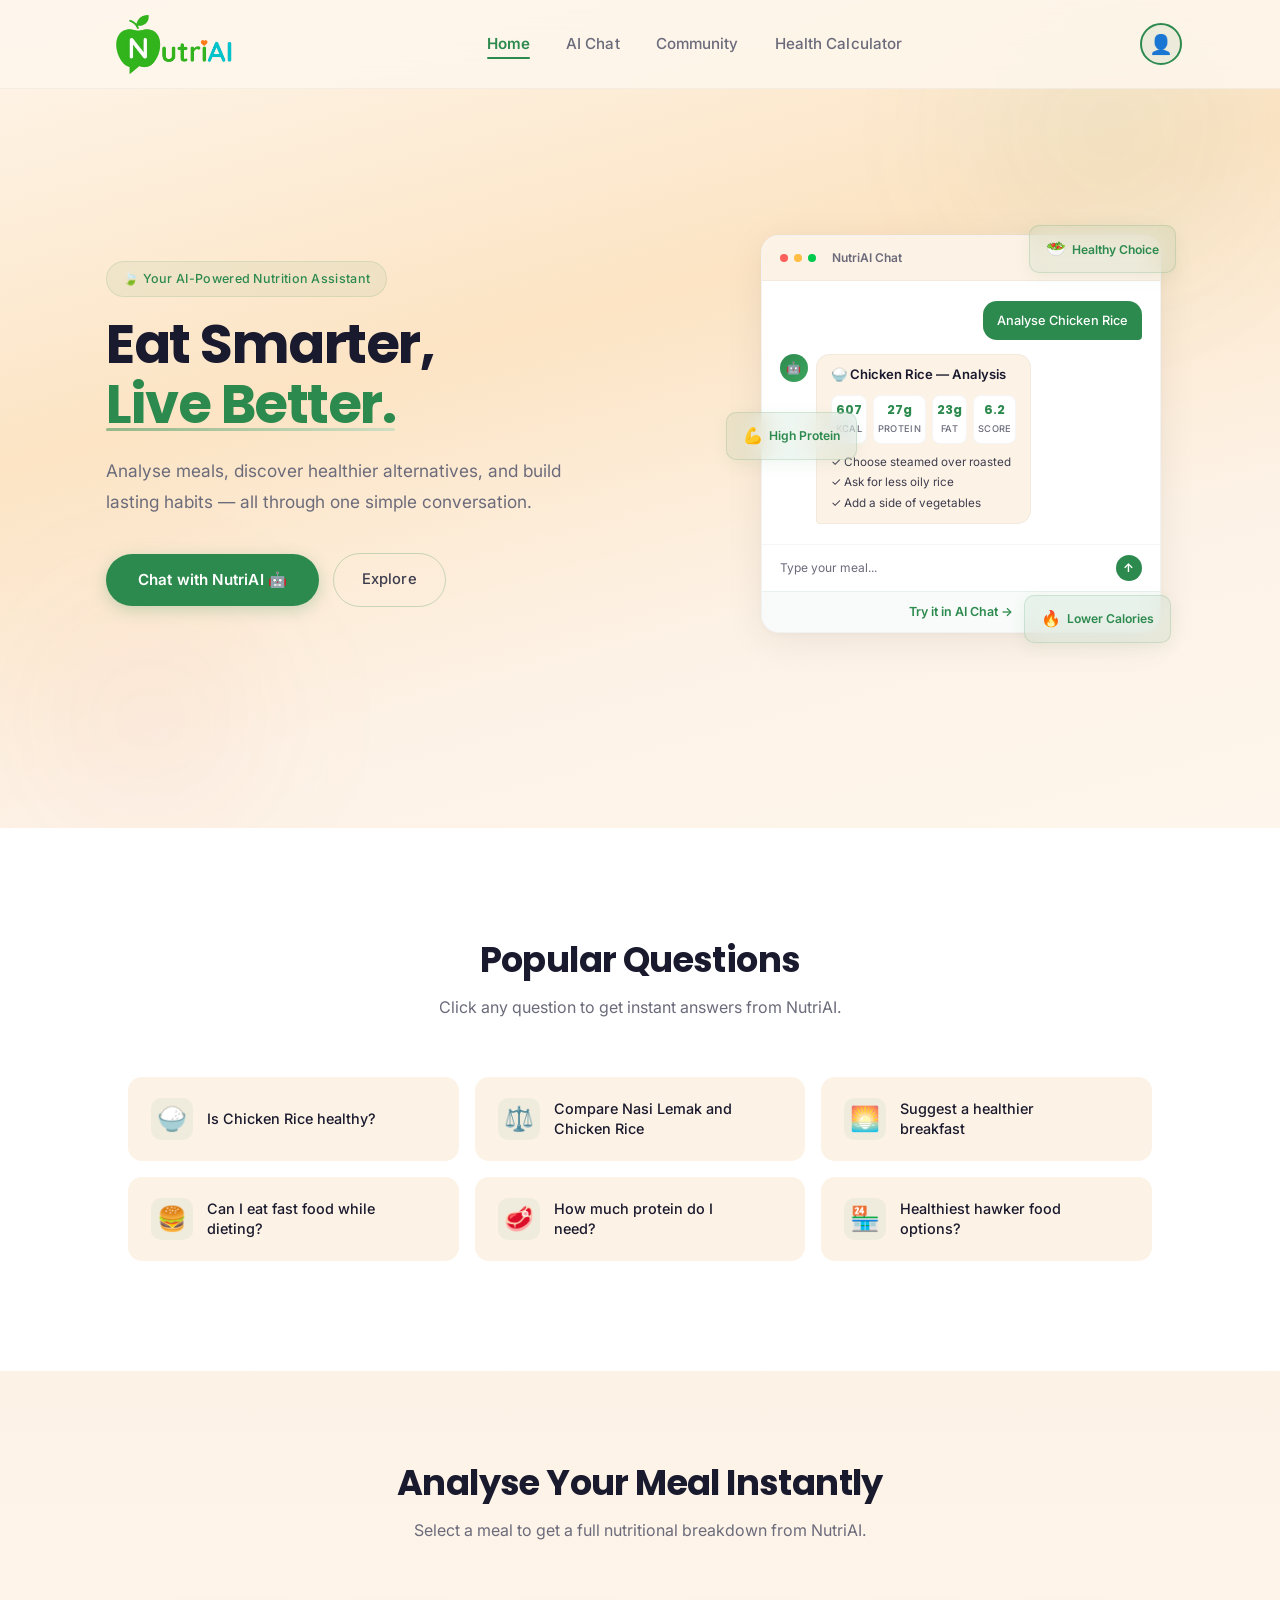
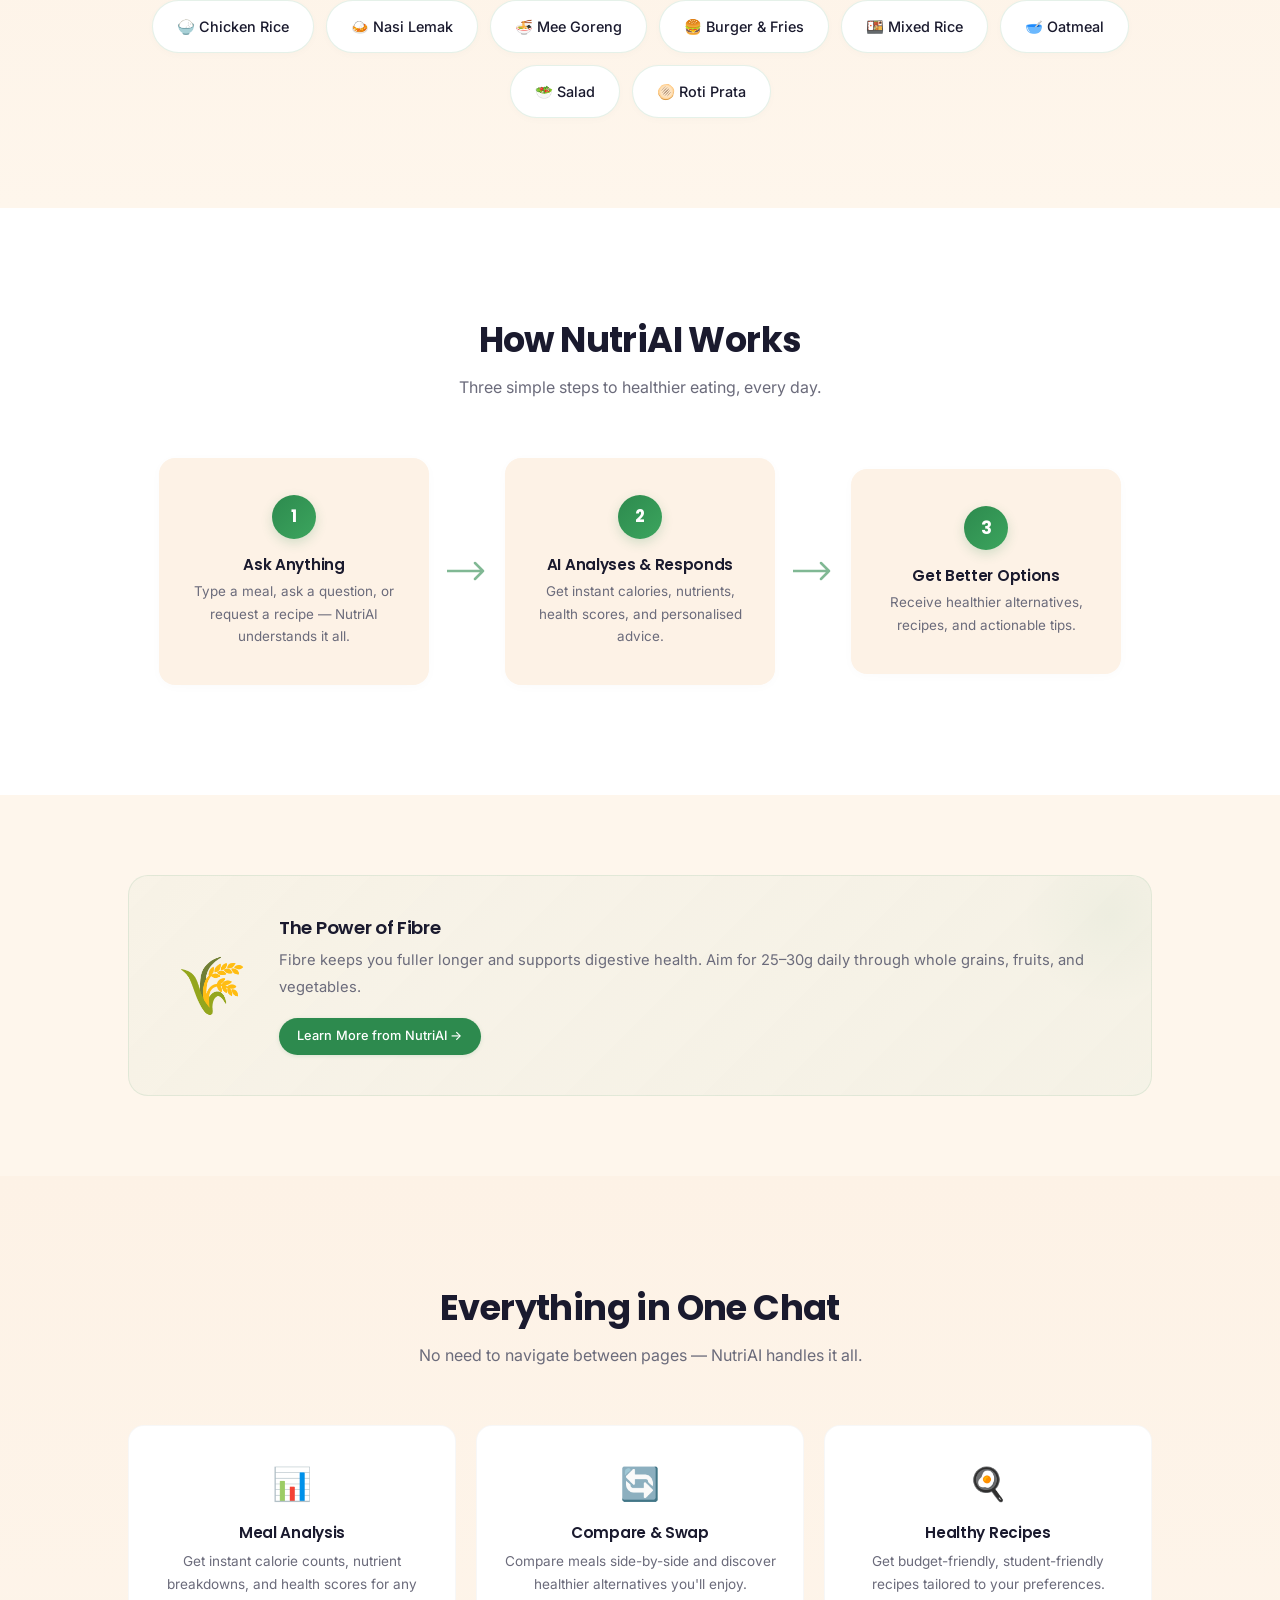
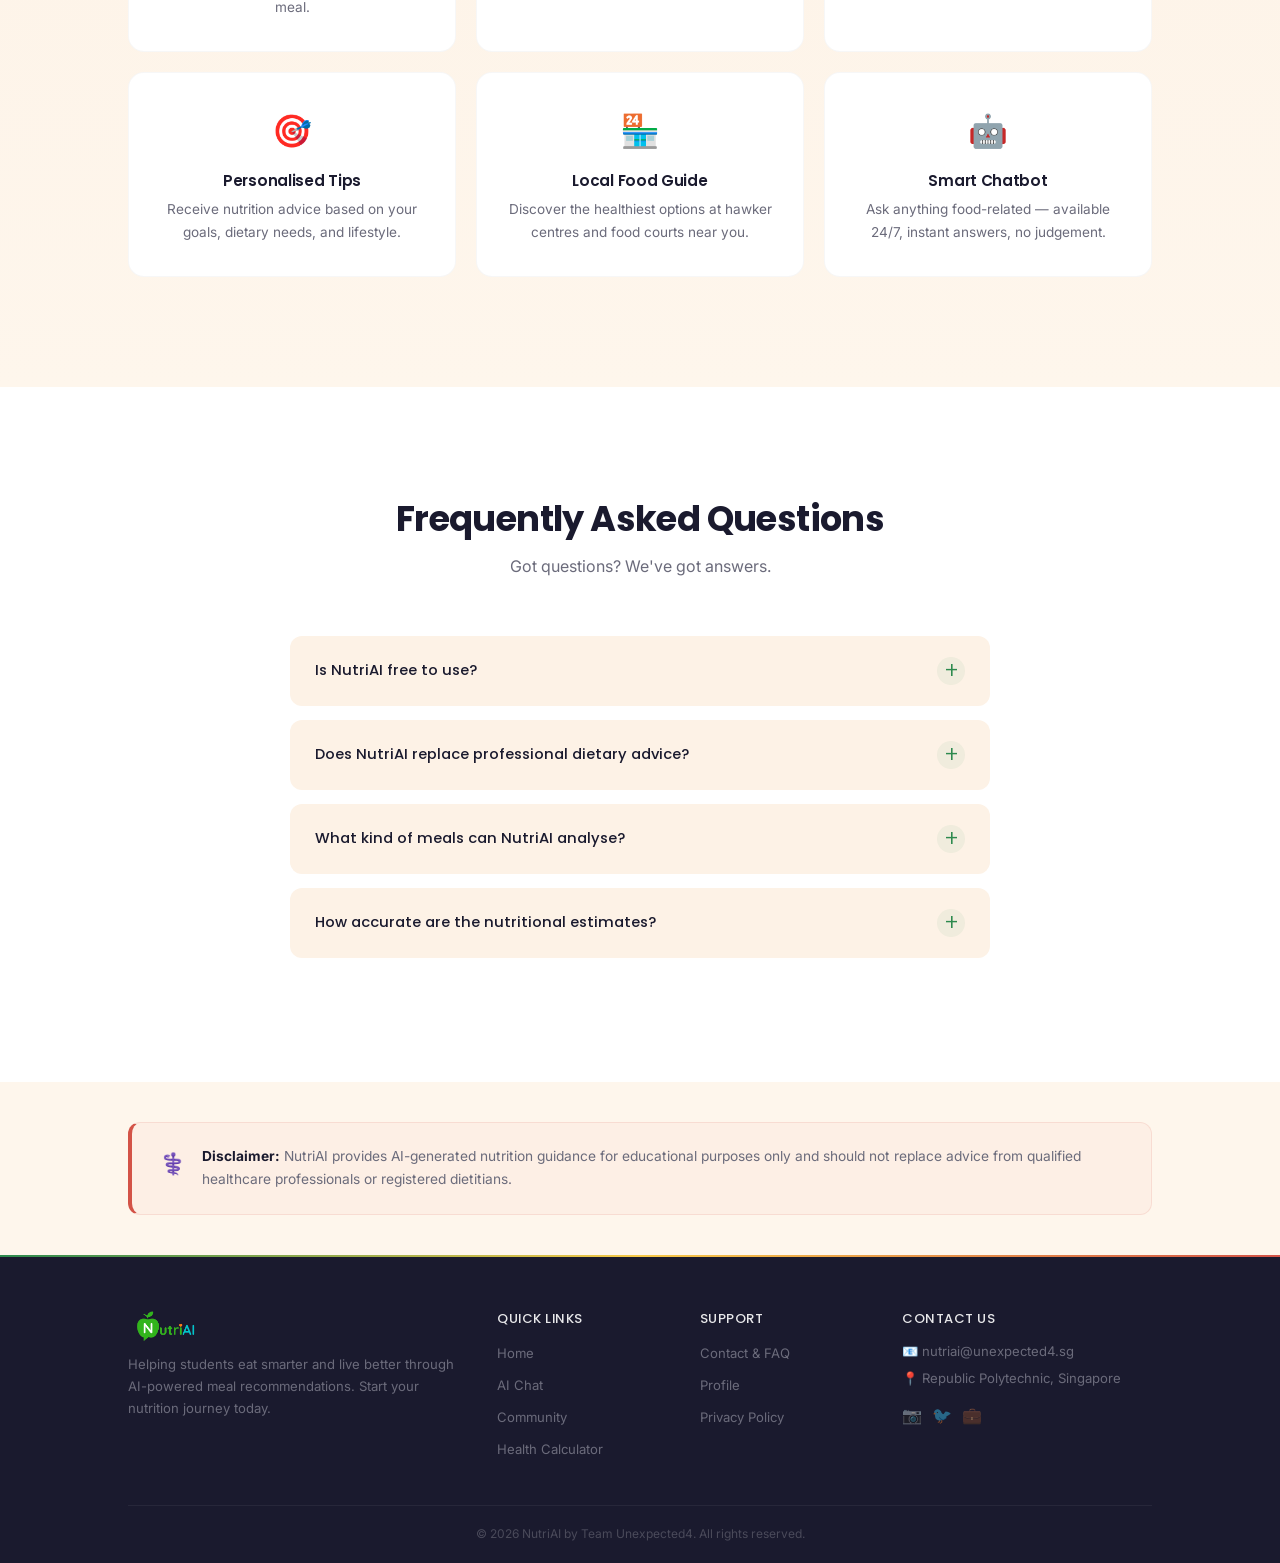
<file: index.html>
<!DOCTYPE html>
<html lang="en">
<head>
    <meta charset="UTF-8">
    <meta name="viewport" content="width=device-width, initial-scale=1.0">
    <title>NutriAI – Your Guide to Healthy Eating</title>
    <link rel="preconnect" href="https://fonts.googleapis.com">
    <link rel="preconnect" href="https://fonts.gstatic.com" crossorigin>
    <link href="https://fonts.googleapis.com/css2?family=Inter:wght@300;400;500;600;700&family=Poppins:wght@400;500;600;700&display=swap" rel="stylesheet">
    <link rel="stylesheet" href="css/style.css">
    <link rel="stylesheet" href="css/landing.css">
</head>
<body>
    <!-- Navigation -->
    <nav class="navbar">
        <div class="nav-container">
            <a href="index.html" class="nav-logo">
                <img src="images/image-removebg-preview.png" alt="NutriAI Logo" class="logo-img">
            </a>
            <ul class="nav-links">
                <li><a href="index.html" class="active">Home</a></li>
                <li><a href="chat.html">AI Chat</a></li>
                <li><a href="community.html">Community</a></li>
                <li><a href="calculator.html">Health Calculator</a></li>
            </ul>
            <div class="nav-right">
                <a href="profile.html" class="nav-profile" aria-label="Profile">👤</a>
            </div>
            <button class="nav-toggle" aria-label="Toggle navigation">
                <span></span>
                <span></span>
                <span></span>
            </button>
        </div>
    </nav>

    <!-- Hero Section -->
    <section class="hero">
        <div class="hero-container">
            <div class="hero-content">
                <div class="hero-problem">
                    <span class="hero-badge">🍃 Your AI-Powered Nutrition Assistant</span>
                </div>
                <h1 class="hero-title">Eat Smarter, <span>Live Better.</span></h1>
                <p class="hero-subtitle">Analyse meals, discover healthier alternatives, and build lasting habits — all through one simple conversation.</p>
                <div class="hero-buttons">
                    <a href="chat.html" class="btn btn-primary btn-lg">Chat with NutriAI 🤖</a>
                    <a href="#popular-questions" class="btn btn-secondary">Explore</a>
                </div>
            </div>
            <div class="hero-illustration">
                <div class="hero-preview-wrapper">
                    <!-- Chat Preview Card -->
                    <a href="chat.html" class="hero-chat-preview">
                        <div class="chat-preview-header">
                            <div class="chat-preview-dot"></div>
                            <div class="chat-preview-dot"></div>
                            <div class="chat-preview-dot"></div>
                            <span class="chat-preview-title">NutriAI Chat</span>
                        </div>
                        <div class="chat-preview-body">
                            <!-- User message -->
                            <div class="preview-msg preview-msg-user">
                                <div class="preview-bubble preview-bubble-user">Analyse Chicken Rice</div>
                            </div>
                            <!-- AI response -->
                            <div class="preview-msg preview-msg-ai">
                                <div class="preview-avatar">🤖</div>
                                <div class="preview-bubble preview-bubble-ai">
                                    <div class="preview-ai-title">🍚 Chicken Rice — Analysis</div>
                                    <div class="preview-stats-row">
                                        <div class="preview-stat">
                                            <span class="preview-stat-val">607</span>
                                            <span class="preview-stat-lbl">kcal</span>
                                        </div>
                                        <div class="preview-stat">
                                            <span class="preview-stat-val">27g</span>
                                            <span class="preview-stat-lbl">protein</span>
                                        </div>
                                        <div class="preview-stat">
                                            <span class="preview-stat-val">23g</span>
                                            <span class="preview-stat-lbl">fat</span>
                                        </div>
                                        <div class="preview-stat">
                                            <span class="preview-stat-val">6.2</span>
                                            <span class="preview-stat-lbl">score</span>
                                        </div>
                                    </div>
                                    <div class="preview-recs">
                                        <span>✓ Choose steamed over roasted</span>
                                        <span>✓ Ask for less oily rice</span>
                                        <span>✓ Add a side of vegetables</span>
                                    </div>
                                </div>
                            </div>
                        </div>
                        <div class="chat-preview-footer">
                            <span class="chat-preview-input">Type your meal...</span>
                            <span class="chat-preview-send">↑</span>
                        </div>
                        <div class="chat-preview-cta">Try it in AI Chat →</div>
                    </a>

                    <!-- Floating Glassmorphism Cards -->
                    <div class="hero-float-card float-1">
                        <span>🥗</span> Healthy Choice
                    </div>
                    <div class="hero-float-card float-2">
                        <span>💪</span> High Protein
                    </div>
                    <div class="hero-float-card float-3">
                        <span>🔥</span> Lower Calories
                    </div>
                </div>
            </div>
        </div>
    </section>

    <!-- Popular Questions Section -->
    <section class="popular-questions" id="popular-questions">
        <div class="container">
            <div class="section-header">
                <h2>Popular Questions</h2>
                <p>Click any question to get instant answers from NutriAI.</p>
            </div>
            <div class="questions-grid">
                <a href="chat.html?q=Is+Chicken+Rice+healthy%3F" class="question-card">
                    <span class="question-icon">🍚</span>
                    <span class="question-text">Is Chicken Rice healthy?</span>
                    <span class="question-arrow">→</span>
                </a>
                <a href="chat.html?q=Compare+Nasi+Lemak+and+Chicken+Rice" class="question-card">
                    <span class="question-icon">⚖️</span>
                    <span class="question-text">Compare Nasi Lemak and Chicken Rice</span>
                    <span class="question-arrow">→</span>
                </a>
                <a href="chat.html?q=Suggest+a+healthier+breakfast" class="question-card">
                    <span class="question-icon">🌅</span>
                    <span class="question-text">Suggest a healthier breakfast</span>
                    <span class="question-arrow">→</span>
                </a>
                <a href="chat.html?q=Can+I+eat+fast+food+while+dieting%3F" class="question-card">
                    <span class="question-icon">🍔</span>
                    <span class="question-text">Can I eat fast food while dieting?</span>
                    <span class="question-arrow">→</span>
                </a>
                <a href="chat.html?q=How+much+protein+do+I+need%3F" class="question-card">
                    <span class="question-icon">🥩</span>
                    <span class="question-text">How much protein do I need?</span>
                    <span class="question-arrow">→</span>
                </a>
                <a href="chat.html?q=What+are+the+healthiest+hawker+food+options%3F" class="question-card">
                    <span class="question-icon">🏪</span>
                    <span class="question-text">Healthiest hawker food options?</span>
                    <span class="question-arrow">→</span>
                </a>
            </div>
        </div>
    </section>

    <!-- Quick Meal Analysis Section -->
    <section class="quick-analysis">
        <div class="container">
            <div class="section-header">
                <h2>Analyse Your Meal Instantly</h2>
                <p>Select a meal to get a full nutritional breakdown from NutriAI.</p>
            </div>
            <div class="meal-chips">
                <a href="chat.html?q=Analyse+Chicken+Rice+nutrition" class="meal-chip">🍚 Chicken Rice</a>
                <a href="chat.html?q=Analyse+Nasi+Lemak+nutrition" class="meal-chip">🍛 Nasi Lemak</a>
                <a href="chat.html?q=Analyse+Mee+Goreng+nutrition" class="meal-chip">🍜 Mee Goreng</a>
                <a href="chat.html?q=Analyse+Burger+and+Fries+nutrition" class="meal-chip">🍔 Burger & Fries</a>
                <a href="chat.html?q=Analyse+Mixed+Rice+nutrition" class="meal-chip">🍱 Mixed Rice</a>
                <a href="chat.html?q=Analyse+Oatmeal+nutrition" class="meal-chip">🥣 Oatmeal</a>
                <a href="chat.html?q=Analyse+Salad+nutrition" class="meal-chip">🥗 Salad</a>
                <a href="chat.html?q=Analyse+Roti+Prata+nutrition" class="meal-chip">🫓 Roti Prata</a>
            </div>
        </div>
    </section>

    <!-- How It Works -->
    <section class="how-it-works" id="how-it-works">
        <div class="container">
            <div class="section-header">
                <h2>How NutriAI Works</h2>
                <p>Three simple steps to healthier eating, every day.</p>
            </div>
            <div class="steps">
                <div class="step">
                    <div class="step-number">1</div>
                    <div class="step-content">
                        <h3>Ask Anything</h3>
                        <p>Type a meal, ask a question, or request a recipe — NutriAI understands it all.</p>
                    </div>
                </div>
                <div class="step-connector">
                    <svg width="40" height="24" viewBox="0 0 40 24" fill="none">
                        <path d="M0 12H36M36 12L28 4M36 12L28 20" stroke="#2d8a4e" stroke-width="2.5" stroke-linecap="round"/>
                    </svg>
                </div>
                <div class="step">
                    <div class="step-number">2</div>
                    <div class="step-content">
                        <h3>AI Analyses & Responds</h3>
                        <p>Get instant calories, nutrients, health scores, and personalised advice.</p>
                    </div>
                </div>
                <div class="step-connector">
                    <svg width="40" height="24" viewBox="0 0 40 24" fill="none">
                        <path d="M0 12H36M36 12L28 4M36 12L28 20" stroke="#2d8a4e" stroke-width="2.5" stroke-linecap="round"/>
                    </svg>
                </div>
                <div class="step">
                    <div class="step-number">3</div>
                    <div class="step-content">
                        <h3>Get Better Options</h3>
                        <p>Receive healthier alternatives, recipes, and actionable tips.</p>
                    </div>
                </div>
            </div>
        </div>
    </section>

    <!-- Featured Healthy Tip -->
    <section class="featured-tip">
        <div class="container">
            <div class="tip-card">
                <div class="tip-icon">🌾</div>
                <div class="tip-content">
                    <h3>The Power of Fibre</h3>
                    <p>Fibre keeps you fuller longer and supports digestive health. Aim for 25–30g daily through whole grains, fruits, and vegetables.</p>
                    <a href="chat.html?q=Tell+me+more+about+the+benefits+of+fibre+and+how+to+get+enough" class="btn btn-primary btn-sm">Learn More from NutriAI →</a>
                </div>
            </div>
        </div>
    </section>

    <!-- Features of NutriAI -->
    <section class="features" id="features">
        <div class="container">
            <div class="section-header">
                <h2>Everything in One Chat</h2>
                <p>No need to navigate between pages — NutriAI handles it all.</p>
            </div>
            <div class="features-grid">
                <div class="feature-card">
                    <div class="feature-icon">📊</div>
                    <h3>Meal Analysis</h3>
                    <p>Get instant calorie counts, nutrient breakdowns, and health scores for any meal.</p>
                </div>
                <div class="feature-card">
                    <div class="feature-icon">🔄</div>
                    <h3>Compare & Swap</h3>
                    <p>Compare meals side-by-side and discover healthier alternatives you'll enjoy.</p>
                </div>
                <div class="feature-card">
                    <div class="feature-icon">🍳</div>
                    <h3>Healthy Recipes</h3>
                    <p>Get budget-friendly, student-friendly recipes tailored to your preferences.</p>
                </div>
                <div class="feature-card">
                    <div class="feature-icon">🎯</div>
                    <h3>Personalised Tips</h3>
                    <p>Receive nutrition advice based on your goals, dietary needs, and lifestyle.</p>
                </div>
                <div class="feature-card">
                    <div class="feature-icon">🏪</div>
                    <h3>Local Food Guide</h3>
                    <p>Discover the healthiest options at hawker centres and food courts near you.</p>
                </div>
                <div class="feature-card">
                    <div class="feature-icon">🤖</div>
                    <h3>Smart Chatbot</h3>
                    <p>Ask anything food-related — available 24/7, instant answers, no judgement.</p>
                </div>
            </div>
        </div>
    </section>

    <!-- FAQ Section -->
    <section class="faq">
        <div class="container">
            <div class="section-header">
                <h2>Frequently Asked Questions</h2>
                <p>Got questions? We've got answers.</p>
            </div>
            <div class="faq-list">
                <div class="faq-item">
                    <button class="faq-question">
                        <span>Is NutriAI free to use?</span>
                        <span class="faq-toggle">+</span>
                    </button>
                    <div class="faq-answer">
                        <p>Yes! NutriAI is completely free for students. We believe everyone deserves access to healthier eating guidance.</p>
                    </div>
                </div>
                <div class="faq-item">
                    <button class="faq-question">
                        <span>Does NutriAI replace professional dietary advice?</span>
                        <span class="faq-toggle">+</span>
                    </button>
                    <div class="faq-answer">
                        <p>No. NutriAI provides general meal suggestions and nutritional information. For medical or dietary conditions, please consult a healthcare professional.</p>
                    </div>
                </div>
                <div class="faq-item">
                    <button class="faq-question">
                        <span>What kind of meals can NutriAI analyse?</span>
                        <span class="faq-toggle">+</span>
                    </button>
                    <div class="faq-answer">
                        <p>NutriAI can analyse most common meals including local hawker food, fast food, home-cooked meals, and more. Just describe what you ate!</p>
                    </div>
                </div>
                <div class="faq-item">
                    <button class="faq-question">
                        <span>How accurate are the nutritional estimates?</span>
                        <span class="faq-toggle">+</span>
                    </button>
                    <div class="faq-answer">
                        <p>Our AI provides estimates based on standard nutritional databases. While not exact, they give you a good overview of your meal's nutritional profile.</p>
                    </div>
                </div>
            </div>
        </div>
    </section>

    <!-- Disclaimer -->
    <section class="disclaimer-section">
        <div class="container">
            <div class="disclaimer-box">
                <span class="disclaimer-icon">⚕️</span>
                <p><strong>Disclaimer:</strong> NutriAI provides AI-generated nutrition guidance for educational purposes only and should not replace advice from qualified healthcare professionals or registered dietitians.</p>
            </div>
        </div>
    </section>

    <!-- Footer -->
    <footer class="footer">
        <div class="container">
            <div class="footer-grid">
                <div class="footer-brand">
                    <div class="footer-logo">
                        <img src="images/image-removebg-preview.png" alt="NutriAI Logo" class="logo-img footer-logo-img">
                    </div>
                    <p>Helping students eat smarter and live better through AI-powered meal recommendations. Start your nutrition journey today.</p>
                </div>
                <div class="footer-links">
                    <h4>Quick Links</h4>
                    <ul>
                        <li><a href="index.html">Home</a></li>
                        <li><a href="chat.html">AI Chat</a></li>
                        <li><a href="community.html">Community</a></li>
                        <li><a href="calculator.html">Health Calculator</a></li>
                    </ul>
                </div>
                <div class="footer-links">
                    <h4>Support</h4>
                    <ul>
                        <li><a href="contact.html">Contact & FAQ</a></li>
                        <li><a href="profile.html">Profile</a></li>
                        <li><a href="#">Privacy Policy</a></li>
                    </ul>
                </div>
                <div class="footer-contact">
                    <h4>Contact Us</h4>
                    <p>📧 nutriai@unexpected4.sg</p>
                    <p>📍 Republic Polytechnic, Singapore</p>
                    <div class="footer-social">
                        <a href="#" aria-label="Instagram">📷</a>
                        <a href="#" aria-label="Twitter">🐦</a>
                        <a href="#" aria-label="LinkedIn">💼</a>
                    </div>
                </div>
            </div>
            <div class="footer-bottom">
                <p>&copy; 2026 NutriAI by Team Unexpected4. All rights reserved.</p>
            </div>
        </div>
    </footer>

    <script src="js/main.js"></script>
</body>
</html>
</file>
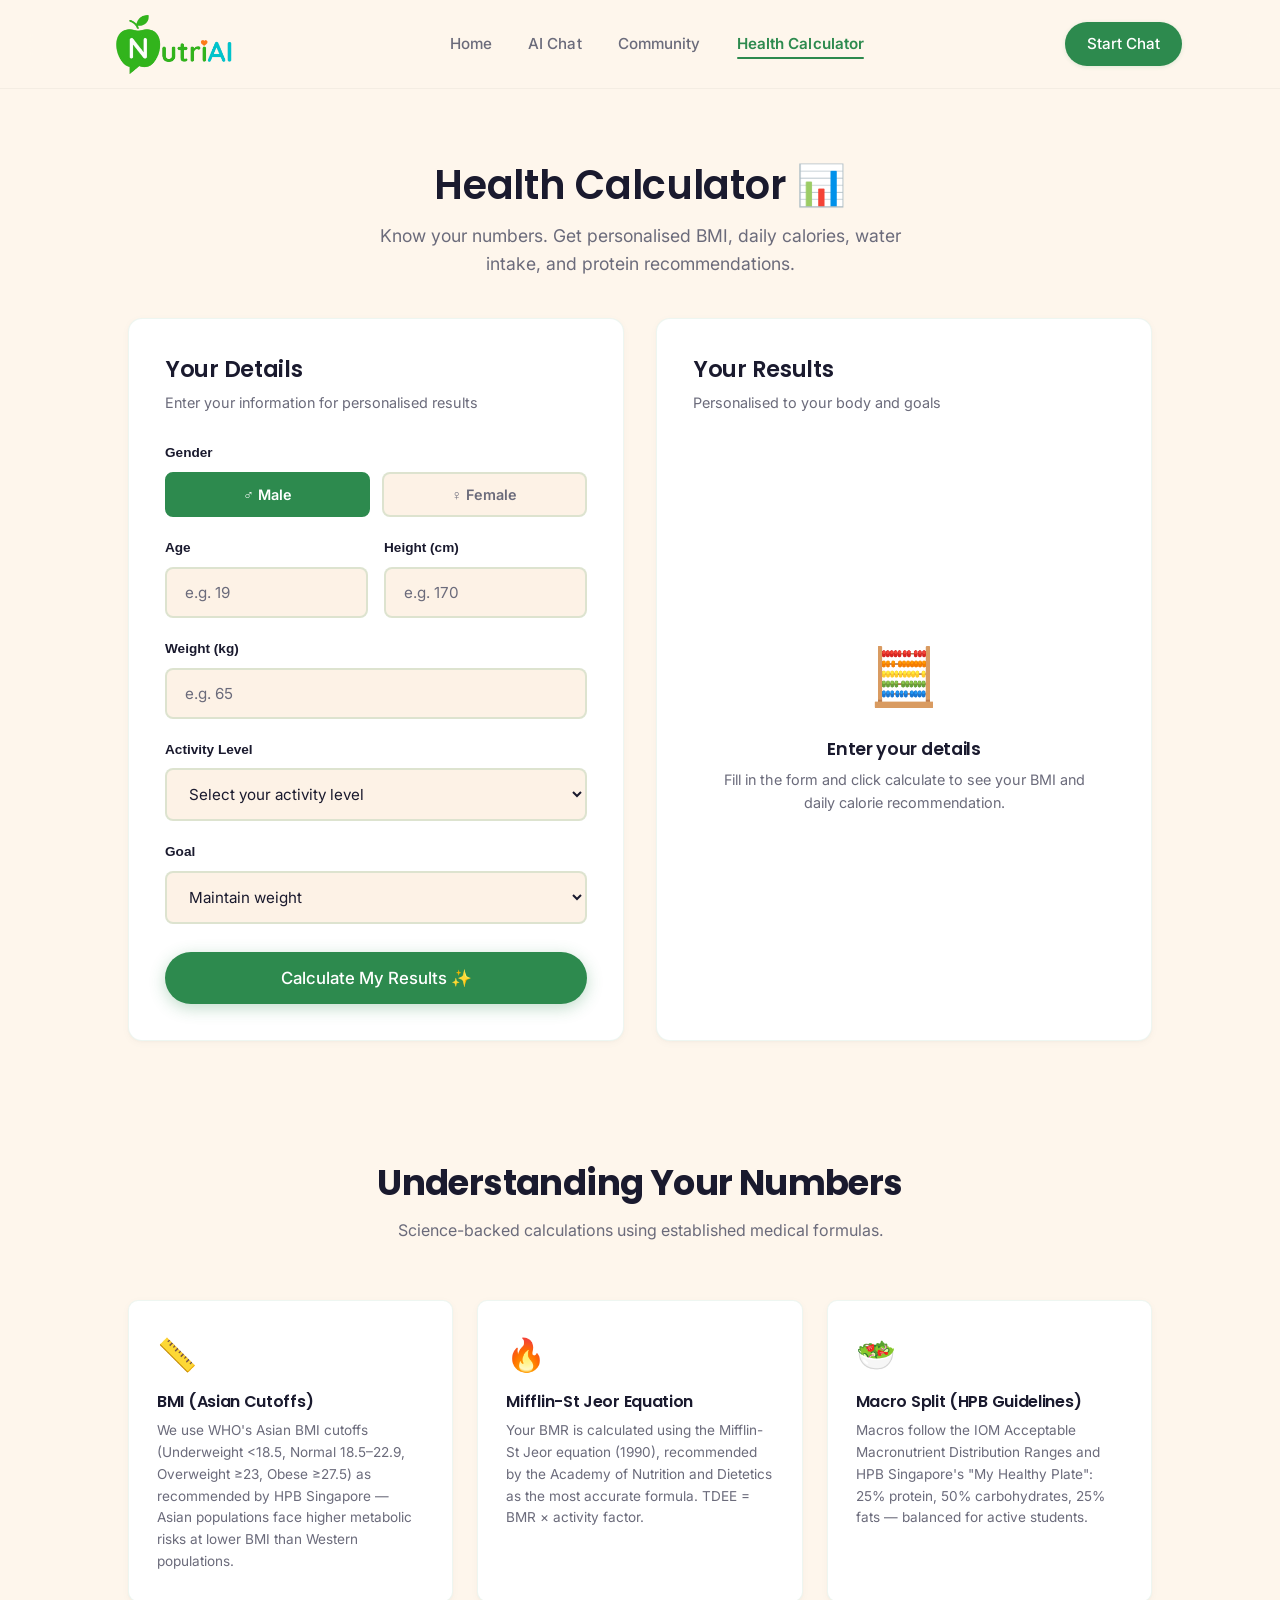
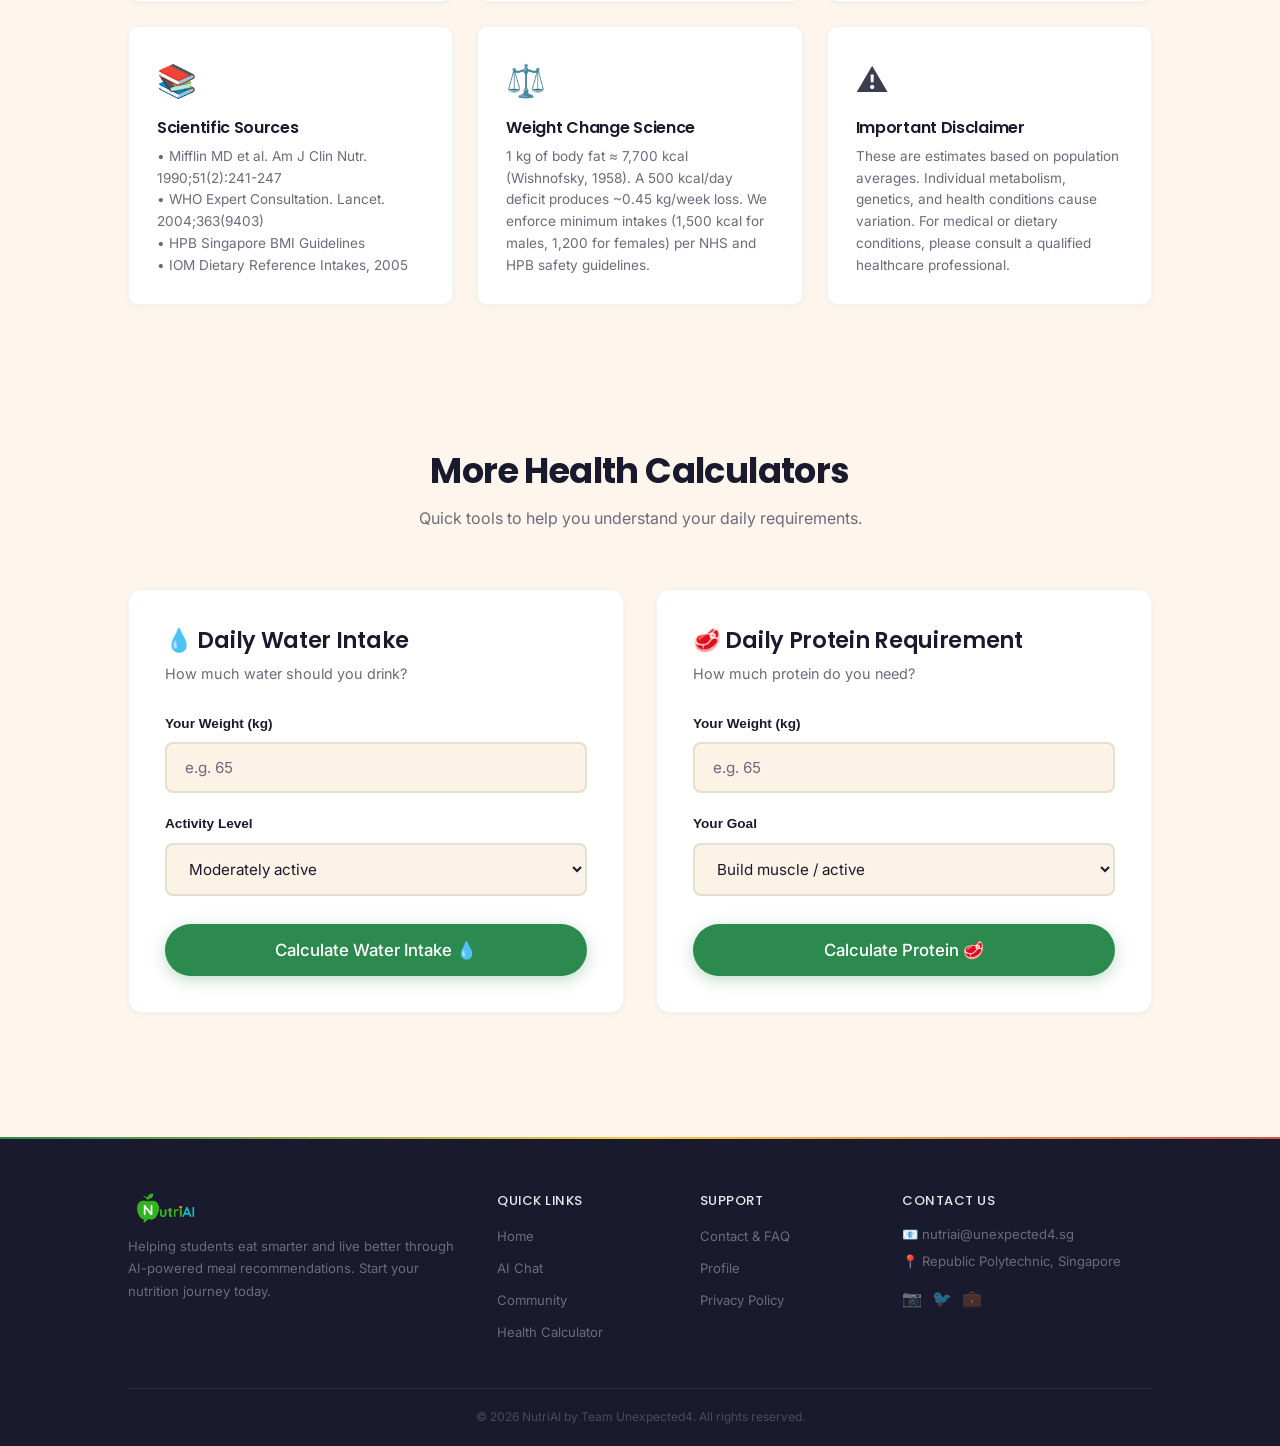
<file: calculator.html>
<!DOCTYPE html>
<html lang="en">
<head>
    <meta charset="UTF-8">
    <meta name="viewport" content="width=device-width, initial-scale=1.0">
    <title>Health Calculator – NutriAI</title>
    <link rel="preconnect" href="https://fonts.googleapis.com">
    <link rel="preconnect" href="https://fonts.gstatic.com" crossorigin>
    <link href="https://fonts.googleapis.com/css2?family=Inter:wght@300;400;500;600;700&family=Poppins:wght@400;500;600;700&display=swap" rel="stylesheet">
    <link rel="stylesheet" href="css/style.css">
    <link rel="stylesheet" href="css/calculator.css">
</head>
<body>
    <!-- Navigation -->
    <nav class="navbar">
        <div class="nav-container">
            <a href="index.html" class="nav-logo">
                <img src="images/image-removebg-preview.png" alt="NutriAI Logo" class="logo-img">
            </a>
            <ul class="nav-links">
                <li><a href="index.html">Home</a></li>
                <li><a href="chat.html">AI Chat</a></li>
                <li><a href="community.html">Community</a></li>
                <li><a href="calculator.html" class="active">Health Calculator</a></li>
            </ul>
            <a href="chat.html" class="nav-cta">Start Chat</a>
            <button class="nav-toggle" aria-label="Toggle navigation">
                <span></span>
                <span></span>
                <span></span>
            </button>
        </div>
    </nav>

    <main class="calculator-page">
        <!-- Hero -->
        <section class="calculator-hero">
            <div class="container">
                <h1>Health Calculator 📊</h1>
                <p>Know your numbers. Get personalised BMI, daily calories, water intake, and protein recommendations.</p>
            </div>
        </section>

        <!-- Calculator Grid -->
        <section class="container">
            <div class="calculator-grid">
                <!-- Input Card -->
                <div class="calc-input-card">
                    <h2>Your Details</h2>
                    <p class="card-subtitle">Enter your information for personalised results</p>

                    <div class="form-group">
                        <label>Gender</label>
                        <div class="gender-toggle">
                            <button type="button" class="gender-btn active" data-gender="male">♂️ Male</button>
                            <button type="button" class="gender-btn" data-gender="female">♀️ Female</button>
                        </div>
                    </div>

                    <div class="form-row">
                        <div class="form-group">
                            <label for="calc-age">Age</label>
                            <input type="number" id="calc-age" placeholder="e.g. 19" min="13" max="80">
                        </div>
                        <div class="form-group">
                            <label for="calc-height">Height (cm)</label>
                            <input type="number" id="calc-height" placeholder="e.g. 170" min="100" max="250">
                        </div>
                    </div>

                    <div class="form-group">
                        <label for="calc-weight">Weight (kg)</label>
                        <input type="number" id="calc-weight" placeholder="e.g. 65" min="30" max="250">
                    </div>

                    <div class="form-group">
                        <label for="calc-activity">Activity Level</label>
                        <select id="calc-activity">
                            <option value="" disabled selected>Select your activity level</option>
                            <option value="1.2">Sedentary (little or no exercise)</option>
                            <option value="1.375">Lightly active (1–3 days/week)</option>
                            <option value="1.55">Moderately active (3–5 days/week)</option>
                            <option value="1.725">Very active (6–7 days/week)</option>
                            <option value="1.9">Extra active (athlete / physical job)</option>
                        </select>
                    </div>

                    <div class="form-group">
                        <label for="calc-goal">Goal</label>
                        <select id="calc-goal">
                            <option value="maintain">Maintain weight</option>
                            <option value="lose">Lose weight (mild deficit)</option>
                            <option value="gain">Gain weight (mild surplus)</option>
                        </select>
                    </div>

                    <button type="button" class="calculate-btn" id="calculate-btn">Calculate My Results ✨</button>
                </div>

                <!-- Results Card -->
                <div class="calc-results-card">
                    <h2>Your Results</h2>
                    <p class="card-subtitle">Personalised to your body and goals</p>

                    <!-- Placeholder -->
                    <div class="results-placeholder" id="results-placeholder">
                        <span class="placeholder-icon">🧮</span>
                        <h3>Enter your details</h3>
                        <p>Fill in the form and click calculate to see your BMI and daily calorie recommendation.</p>
                    </div>

                    <!-- Actual Results -->
                    <div class="results-content" id="results-content">
                        <!-- BMI -->
                        <div class="bmi-section">
                            <div class="bmi-value" id="bmi-value">--</div>
                            <div class="bmi-category" id="bmi-category">--</div>
                            <div class="bmi-bar">
                                <div class="bmi-indicator" id="bmi-indicator" style="left: 50%"></div>
                            </div>
                            <div class="bmi-labels">
                                <span>Under 18.5</span>
                                <span>18.5–22.9</span>
                                <span>23–27.4</span>
                                <span>27.5+</span>
                            </div>
                        </div>

                        <!-- Calories -->
                        <div class="calorie-section">
                            <h3>Daily Calorie Target</h3>
                            <p class="calorie-subtitle">Mifflin-St Jeor (1990) × Activity Level</p>
                            <div class="calorie-value" id="calorie-value">--</div>
                            <span class="calorie-unit">kcal / day</span>
                        </div>

                        <!-- Macros -->
                        <div class="macro-breakdown">
                            <div class="macro-item">
                                <div class="macro-icon">🥩</div>
                                <div class="macro-value" id="macro-protein">--</div>
                                <div class="macro-label">Protein (g)</div>
                            </div>
                            <div class="macro-item">
                                <div class="macro-icon">🍚</div>
                                <div class="macro-value" id="macro-carbs">--</div>
                                <div class="macro-label">Carbs (g)</div>
                            </div>
                            <div class="macro-item">
                                <div class="macro-icon">🥑</div>
                                <div class="macro-value" id="macro-fat">--</div>
                                <div class="macro-label">Fat (g)</div>
                            </div>
                        </div>

                        <!-- Insight -->
                        <div class="insight-box" id="insight-box">
                            <p><span class="insight-icon">💡</span> <span id="insight-text">Your personalised insight will appear here.</span></p>
                        </div>
                    </div>
                </div>
            </div>
        </section>

        <!-- Info Section -->
        <section class="calc-info-section">
            <div class="container">
                <div class="section-header">
                    <h2>Understanding Your Numbers</h2>
                    <p>Science-backed calculations using established medical formulas.</p>
                </div>
                <div class="info-grid">
                    <div class="info-box">
                        <div class="info-icon">📏</div>
                        <h3>BMI (Asian Cutoffs)</h3>
                        <p>We use WHO's Asian BMI cutoffs (Underweight &lt;18.5, Normal 18.5–22.9, Overweight ≥23, Obese ≥27.5) as recommended by HPB Singapore — Asian populations face higher metabolic risks at lower BMI than Western populations.</p>
                    </div>
                    <div class="info-box">
                        <div class="info-icon">🔥</div>
                        <h3>Mifflin-St Jeor Equation</h3>
                        <p>Your BMR is calculated using the Mifflin-St Jeor equation (1990), recommended by the Academy of Nutrition and Dietetics as the most accurate formula. TDEE = BMR × activity factor.</p>
                    </div>
                    <div class="info-box">
                        <div class="info-icon">🥗</div>
                        <h3>Macro Split (HPB Guidelines)</h3>
                        <p>Macros follow the IOM Acceptable Macronutrient Distribution Ranges and HPB Singapore's "My Healthy Plate": 25% protein, 50% carbohydrates, 25% fats — balanced for active students.</p>
                    </div>
                </div>
                <div class="info-grid" style="margin-top: 24px;">
                    <div class="info-box">
                        <div class="info-icon">📚</div>
                        <h3>Scientific Sources</h3>
                        <p>• Mifflin MD et al. Am J Clin Nutr. 1990;51(2):241-247<br>• WHO Expert Consultation. Lancet. 2004;363(9403)<br>• HPB Singapore BMI Guidelines<br>• IOM Dietary Reference Intakes, 2005</p>
                    </div>
                    <div class="info-box">
                        <div class="info-icon">⚖️</div>
                        <h3>Weight Change Science</h3>
                        <p>1 kg of body fat ≈ 7,700 kcal (Wishnofsky, 1958). A 500 kcal/day deficit produces ~0.45 kg/week loss. We enforce minimum intakes (1,500 kcal for males, 1,200 for females) per NHS and HPB safety guidelines.</p>
                    </div>
                    <div class="info-box">
                        <div class="info-icon">⚠️</div>
                        <h3>Important Disclaimer</h3>
                        <p>These are estimates based on population averages. Individual metabolism, genetics, and health conditions cause variation. For medical or dietary conditions, please consult a qualified healthcare professional.</p>
                    </div>
                </div>
            </div>
        </section>

        <!-- Additional Calculators -->
        <section class="container" style="padding-bottom: 64px;">
            <div class="section-header" style="margin-top: 64px;">
                <h2>More Health Calculators</h2>
                <p>Quick tools to help you understand your daily requirements.</p>
            </div>
            <div class="calculator-grid">
                <!-- Water Intake Calculator -->
                <div class="calc-input-card">
                    <h2>💧 Daily Water Intake</h2>
                    <p class="card-subtitle">How much water should you drink?</p>

                    <div class="form-group">
                        <label for="water-weight">Your Weight (kg)</label>
                        <input type="number" id="water-weight" placeholder="e.g. 65" min="30" max="200">
                    </div>
                    <div class="form-group">
                        <label for="water-activity">Activity Level</label>
                        <select id="water-activity">
                            <option value="30">Sedentary (mostly sitting)</option>
                            <option value="35">Lightly active</option>
                            <option value="40" selected>Moderately active</option>
                            <option value="45">Very active / hot climate</option>
                        </select>
                    </div>
                    <button type="button" class="calculate-btn" id="water-calc-btn">Calculate Water Intake 💧</button>
                    <div class="insight-box" id="water-result" style="display:none; margin-top: 16px;">
                        <p><span class="insight-icon">💧</span> <span id="water-result-text"></span></p>
                    </div>
                </div>

                <!-- Protein Calculator -->
                <div class="calc-input-card">
                    <h2>🥩 Daily Protein Requirement</h2>
                    <p class="card-subtitle">How much protein do you need?</p>

                    <div class="form-group">
                        <label for="protein-weight">Your Weight (kg)</label>
                        <input type="number" id="protein-weight" placeholder="e.g. 65" min="30" max="200">
                    </div>
                    <div class="form-group">
                        <label for="protein-goal">Your Goal</label>
                        <select id="protein-goal">
                            <option value="0.8">General health (sedentary)</option>
                            <option value="1.2">Maintain muscle (moderate activity)</option>
                            <option value="1.6" selected>Build muscle / active</option>
                            <option value="2.0">Intense training / athlete</option>
                        </select>
                    </div>
                    <button type="button" class="calculate-btn" id="protein-calc-btn">Calculate Protein 🥩</button>
                    <div class="insight-box" id="protein-result" style="display:none; margin-top: 16px;">
                        <p><span class="insight-icon">🥩</span> <span id="protein-result-text"></span></p>
                    </div>
                </div>
            </div>
        </section>
    </main>

    <!-- Footer -->
    <footer class="footer">
        <div class="container">
            <div class="footer-grid">
                <div class="footer-brand">
                    <div class="footer-logo">
                        <img src="images/image-removebg-preview.png" alt="NutriAI Logo" class="logo-img footer-logo-img">
                    </div>
                    <p>Helping students eat smarter and live better through AI-powered meal recommendations. Start your nutrition journey today.</p>
                </div>
                <div class="footer-links">
                    <h4>Quick Links</h4>
                    <ul>
                        <li><a href="index.html">Home</a></li>
                        <li><a href="chat.html">AI Chat</a></li>
                        <li><a href="community.html">Community</a></li>
                        <li><a href="calculator.html">Health Calculator</a></li>
                    </ul>
                </div>
                <div class="footer-links">
                    <h4>Support</h4>
                    <ul>
                        <li><a href="contact.html">Contact & FAQ</a></li>
                        <li><a href="profile.html">Profile</a></li>
                        <li><a href="#">Privacy Policy</a></li>
                    </ul>
                </div>
                <div class="footer-contact">
                    <h4>Contact Us</h4>
                    <p>📧 nutriai@unexpected4.sg</p>
                    <p>📍 Republic Polytechnic, Singapore</p>
                    <div class="footer-social">
                        <a href="#" aria-label="Instagram">📷</a>
                        <a href="#" aria-label="Twitter">🐦</a>
                        <a href="#" aria-label="LinkedIn">💼</a>
                    </div>
                </div>
            </div>
            <div class="footer-bottom">
                <p>&copy; 2026 NutriAI by Team Unexpected4. All rights reserved.</p>
            </div>
        </div>
    </footer>

    <script src="js/main.js"></script>
    <script src="js/calculator.js"></script>
    <script>
        // Water Intake Calculator
        document.getElementById('water-calc-btn').addEventListener('click', function() {
            const weight = parseFloat(document.getElementById('water-weight').value);
            const factor = parseInt(document.getElementById('water-activity').value);
            if (!weight || weight < 30) { alert('Please enter a valid weight.'); return; }
            
            const waterMl = Math.round(weight * factor);
            const waterLitres = (waterMl / 1000).toFixed(1);
            const glasses = Math.round(waterMl / 250);
            
            const resultEl = document.getElementById('water-result');
            document.getElementById('water-result-text').innerHTML = 
                `You should drink approximately <strong>${waterLitres} litres</strong> (${waterMl} ml) of water per day — that's about <strong>${glasses} glasses</strong>. Increase intake during hot weather or exercise.`;
            resultEl.style.display = 'block';
        });

        // Protein Calculator
        document.getElementById('protein-calc-btn').addEventListener('click', function() {
            const weight = parseFloat(document.getElementById('protein-weight').value);
            const factor = parseFloat(document.getElementById('protein-goal').value);
            if (!weight || weight < 30) { alert('Please enter a valid weight.'); return; }
            
            const proteinG = Math.round(weight * factor);
            const eggs = Math.round(proteinG / 6);
            const chicken = Math.round(proteinG / 31 * 100);
            
            const resultEl = document.getElementById('protein-result');
            document.getElementById('protein-result-text').innerHTML = 
                `You need approximately <strong>${proteinG}g of protein</strong> per day. That's equivalent to about <strong>${eggs} eggs</strong> or <strong>${chicken}g of chicken breast</strong>. Spread intake across meals for optimal absorption.`;
            resultEl.style.display = 'block';
        });
    </script>
</body>
</html>
</file>
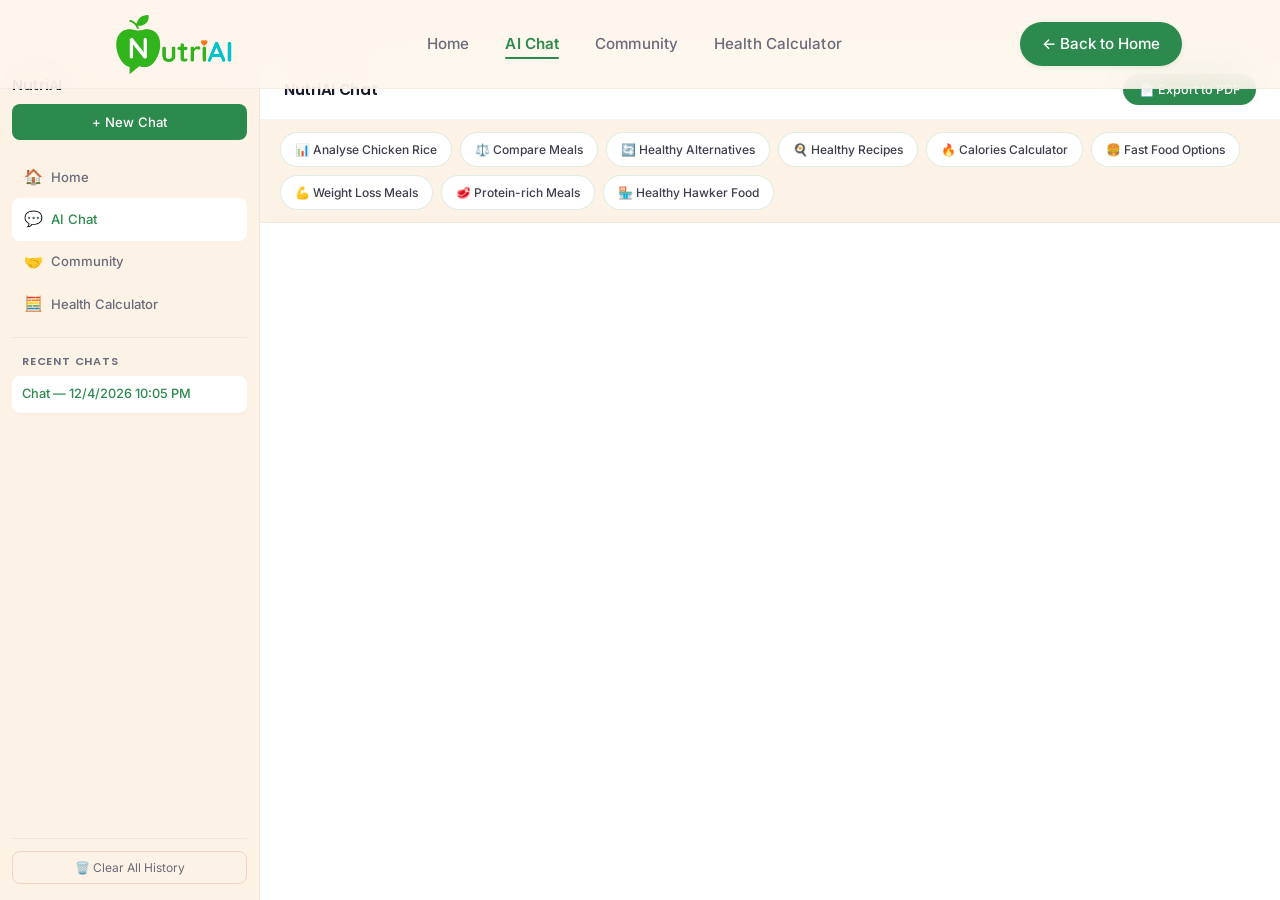
<file: chat.html>
<!DOCTYPE html>
<html lang="en">
<head>
    <meta charset="UTF-8">
    <meta name="viewport" content="width=device-width, initial-scale=1.0">
    <title>NutriAI – AI Chat</title>
    <link rel="preconnect" href="https://fonts.googleapis.com">
    <link rel="preconnect" href="https://fonts.gstatic.com" crossorigin>
    <link href="https://fonts.googleapis.com/css2?family=Inter:wght@300;400;500;600;700&family=Poppins:wght@400;500;600;700&display=swap" rel="stylesheet">
    <link rel="stylesheet" href="css/style.css">
    <link rel="stylesheet" href="css/chat.css">
    <style>
        /* Chat page overrides */
        .chat-messages {
            padding: 0 !important;
            gap: 0 !important;
            overflow: hidden;
        }

       #bp-embedded-webchat {
            position: relative;
            width: 100%;
            height: 100%;
            flex: 1;
            overflow: hidden;
        }
        
        .bpFab {
            display: none !important;
        }
        
        .bpWebchat {
            position: absolute !important;
            inset: 0 !important;
            width: 100% !important;
            height: 100% !important;
            max-height: 100% !important;
        }

        .suggested-prompts,
        .chat-input-area {
            display: none !important;
        }

        /* Quick Prompt Chips */
        .quick-prompts {
            padding: 12px 20px;
            display: flex;
            gap: 8px;
            flex-wrap: wrap;
            border-bottom: 1px solid rgba(0, 0, 0, 0.04);
            background: var(--light-grey);
            flex-shrink: 0;
        }

        .quick-prompt-chip {
            padding: 7px 14px;
            background: var(--white);
            border: 1px solid rgba(45, 138, 78, 0.15);
            border-radius: var(--radius-full);
            font-size: 0.75rem;
            color: var(--text-body);
            cursor: pointer;
            transition: var(--transition);
            font-family: 'Inter', sans-serif;
            font-weight: 500;
            text-decoration: none;
            white-space: nowrap;
        }

        .quick-prompt-chip:hover {
            border-color: var(--primary-green);
            color: var(--primary-green);
            background: rgba(45, 138, 78, 0.04);
            transform: translateY(-1px);
        }

        /* Chat header */
        .chat-header {
            padding: 14px 24px !important;
        }

        .chat-actions {
            display: flex !important;
            gap: 8px;
            flex-shrink: 0;
        }

        .export-pdf-btn {
            padding: 8px 16px;
            background: var(--primary-green);
            color: white;
            border: none;
            border-radius: var(--radius-full);
            font-size: 0.78rem;
            font-family: 'Inter', sans-serif;
            font-weight: 500;
            cursor: pointer;
            transition: var(--transition);
            white-space: nowrap;
        }

        .export-pdf-btn:hover {
            background: #236b3e;
            transform: translateY(-1px);
        }

        /* Sidebar scrollable history */
        .chat-history {
            flex: 1;
            overflow-y: auto;
            min-height: 0;
        }

        /* Print styles */
        @media print {
            .navbar, .chat-sidebar, .chat-header, .quick-prompts {
                display: none !important;
            }
            .chat-layout {
                grid-template-columns: 1fr !important;
                padding-top: 0 !important;
            }
            .chat-messages {
                height: auto !important;
                overflow: visible !important;
            }
        }
    </style>
</head>
<body>
    <!-- Navigation -->
    <nav class="navbar chat-navbar">
        <div class="nav-container">
            <a href="index.html" class="nav-logo">
                <img src="images/image-removebg-preview.png" alt="NutriAI Logo" class="logo-img">
            </a>
            <ul class="nav-links">
                <li><a href="index.html">Home</a></li>
                <li><a href="chat.html" class="active">AI Chat</a></li>
                <li><a href="community.html">Community</a></li>
                <li><a href="calculator.html">Health Calculator</a></li>
            </ul>
            <a href="index.html" class="nav-cta">← Back to Home</a>
            <button class="nav-toggle" aria-label="Toggle navigation">
                <span></span>
                <span></span>
                <span></span>
            </button>
        </div>
    </nav>

    <!-- Chat Layout -->
    <div class="chat-layout">
        <!-- Sidebar -->
        <aside class="chat-sidebar" id="chat-sidebar">
            <div class="sidebar-header">
                <h3>NutriAI</h3>
                <button class="new-chat-btn" id="new-chat-btn">+ New Chat</button>
            </div>

            <nav class="sidebar-nav">
                <a href="index.html" class="sidebar-nav-item">
                    <span class="nav-icon">🏠</span>
                    <span>Home</span>
                </a>
                <a href="chat.html" class="sidebar-nav-item active">
                    <span class="nav-icon">💬</span>
                    <span>AI Chat</span>
                </a>
                <a href="community.html" class="sidebar-nav-item">
                    <span class="nav-icon">🤝</span>
                    <span>Community</span>
                </a>
                <a href="calculator.html" class="sidebar-nav-item">
                    <span class="nav-icon">🧮</span>
                    <span>Health Calculator</span>
                </a>
            </nav>

            <div class="chat-history" id="chat-history">
                <div class="history-header">
                    <h4>Recent Chats</h4>
                </div>
                <div class="history-list" id="history-list">
                    <p class="no-chats">No conversations yet</p>
                </div>
            </div>

            <div class="sidebar-footer">
                <button class="delete-all-btn" id="delete-all-btn">🗑️ Clear All History</button>
            </div>
        </aside>

        <!-- Main Chat Area -->
        <main class="chat-main">
            <div class="chat-header">
                <button class="sidebar-toggle-btn" id="sidebar-toggle" aria-label="Toggle sidebar">☰</button>
                <h2 id="chat-title">NutriAI Chat</h2>
                <div class="chat-actions">
                    <button class="export-pdf-btn" id="export-current-btn">📄 Export to PDF</button>
                </div>
            </div>

            <!-- Quick Prompt Chips -->
            <div class="quick-prompts" id="quick-prompts">
                <a href="#" class="quick-prompt-chip" data-prompt="Analyse Chicken Rice nutrition">📊 Analyse Chicken Rice</a>
                <a href="#" class="quick-prompt-chip" data-prompt="Compare Nasi Lemak and Chicken Rice">⚖️ Compare Meals</a>
                <a href="#" class="quick-prompt-chip" data-prompt="Give me a healthier alternative to my meal">🔄 Healthy Alternatives</a>
                <a href="#" class="quick-prompt-chip" data-prompt="Give me a healthy recipe for students">🍳 Healthy Recipes</a>
                <a href="#" class="quick-prompt-chip" data-prompt="How many calories should I eat per day?">🔥 Calories Calculator</a>
                <a href="#" class="quick-prompt-chip" data-prompt="What are the healthiest fast food options?">🍔 Fast Food Options</a>
                <a href="#" class="quick-prompt-chip" data-prompt="Suggest high protein meals for weight loss">💪 Weight Loss Meals</a>
                <a href="#" class="quick-prompt-chip" data-prompt="What are the best protein-rich meals?">🥩 Protein-rich Meals</a>
                <a href="#" class="quick-prompt-chip" data-prompt="What are the healthiest hawker food in Singapore?">🏪 Healthy Hawker Food</a>
            </div>

            <!-- Chat Messages / Botpress -->
            <div class="chat-messages" id="chat-messages">
                <div id="bp-embedded-webchat"></div>
            </div>
        </main>
    </div>
    <script src="https://cdn.botpress.cloud/webchat/v3.6/inject.js"></script>
    <script src="https://files.bpcontent.cloud/2026/07/08/13/20260708135932-6JVHL9Y3.js"></script>
    <script src="js/main.js"></script>
    <script>
        // Sidebar toggle for mobile
        const sidebarToggle = document.getElementById('sidebar-toggle');
        const chatSidebar = document.getElementById('chat-sidebar');
        if (sidebarToggle) {
            sidebarToggle.addEventListener('click', () => {
                chatSidebar.classList.toggle('open');
            });
        }

        // =============================
        // RECENT CHATS & EXPORT SYSTEM
        // =============================
        (function() {
            const historyList = document.getElementById('history-list');
            const newChatBtn = document.getElementById('new-chat-btn');
            const deleteAllBtn = document.getElementById('delete-all-btn');
            const exportCurrentBtn = document.getElementById('export-current-btn');

            let recentChats = JSON.parse(localStorage.getItem('nutriai_recent_chats') || '[]');
            let currentChatId = null;

            function renderRecentChats() {
                if (!historyList) return;
                if (recentChats.length === 0) {
                    historyList.innerHTML = '<p class="no-chats">No conversations yet</p>';
                    return;
                }
                historyList.innerHTML = '';
                recentChats.forEach((chat, index) => {
                    const item = document.createElement('div');
                    item.className = `history-item${chat.id === currentChatId ? ' active' : ''}`;
                    item.innerHTML = `
                        <span class="history-item-text" title="${chat.title}">${chat.title}</span>
                        <button class="history-item-delete" title="Delete">×</button>
                    `;
                    item.querySelector('.history-item-delete').addEventListener('click', (e) => {
                        e.stopPropagation();
                        recentChats.splice(index, 1);
                        saveChats();
                        renderRecentChats();
                    });
                    item.addEventListener('click', () => {
                        currentChatId = chat.id;
                        renderRecentChats();
                    });
                    historyList.appendChild(item);
                });
            }

            function saveChats() {
                localStorage.setItem('nutriai_recent_chats', JSON.stringify(recentChats));
            }

            function autoSaveSession(title) {
                const chat = {
                    id: 'chat_' + Date.now(),
                    title: title || 'Chat — ' + new Date().toLocaleDateString() + ' ' + new Date().toLocaleTimeString([], {hour: '2-digit', minute:'2-digit'}),
                    createdAt: Date.now()
                };
                recentChats.unshift(chat);
                if (recentChats.length > 20) recentChats = recentChats.slice(0, 20);
                currentChatId = chat.id;
                saveChats();
                renderRecentChats();
            }

            // Handle URL query parameter (from home page cards)
            const urlParams = new URLSearchParams(window.location.search);
            const queryPrompt = urlParams.get('q');
            if (queryPrompt) {
                autoSaveSession(queryPrompt.substring(0, 45));
            }

            // New chat button
            if (newChatBtn) {
                    newChatBtn.addEventListener('click', async () => {
                        try {
                            if (
                                !window.botpress ||
                                typeof window.botpress.restartConversation !== 'function'
                            ) {
                                alert('The chatbot is still loading. Please wait a few seconds and try again.');
                                return;
                            }
                
                            await window.botpress.restartConversation();
                
                            // Give Botpress a moment to clear the old conversation
                            await new Promise(resolve => setTimeout(resolve, 500));
                
                            autoSaveSession();
                
                            console.log('New Botpress conversation started.');
                        } catch (error) {
                            console.error('Failed to restart Botpress conversation:', error);
                            alert('Unable to start a new conversation.');
                        }
                    });
                }

            // Delete all button
            if (deleteAllBtn) {
                deleteAllBtn.addEventListener('click', () => {
                    if (!recentChats.length) return;
                    if (!confirm('Delete all conversation history?')) return;
                    recentChats = [];
                    currentChatId = null;
                    saveChats();
                    renderRecentChats();
                });
            }

            // Export button
            if (exportCurrentBtn) {
                exportCurrentBtn.addEventListener('click', () => {
                    window.print();
                });
            }

            // Quick prompt chips
            document.querySelectorAll('.quick-prompt-chip').forEach(chip => {
                chip.addEventListener('click', (e) => {
                    e.preventDefault();
                    const prompt = chip.dataset.prompt;
                    autoSaveSession(prompt.substring(0, 45));
                    // Reload iframe — Botpress doesn't support external prompt injection
                    // But we save it in history for tracking
                });
            });

            // Initial render
            if (!queryPrompt) {
                if (!recentChats.length || (Date.now() - recentChats[0].createdAt) > 300000) {
                    autoSaveSession();
                } else {
                    currentChatId = recentChats[0].id;
                }
            }
            renderRecentChats();

            // Listen for Botpress messages
            if (window.botpress && window.botpress.on) {
                window.botpress.on('message', function(event) {
                    const text =
                        event?.message?.payload?.text ||
                        event?.payload?.text ||
                        event?.text ||
                        '';
            
                    if (!text || !currentChatId) return;
            
                    const chat = recentChats.find(c => c.id === currentChatId);
            
                    if (chat && chat.title.startsWith('Chat —')) {
                        chat.title =
                            text.substring(0, 40) +
                            (text.length > 40 ? '...' : '');
            
                        saveChats();
                        renderRecentChats();
                    }
                });
            }
        })();
    </script>
</body>
</html>
</file>
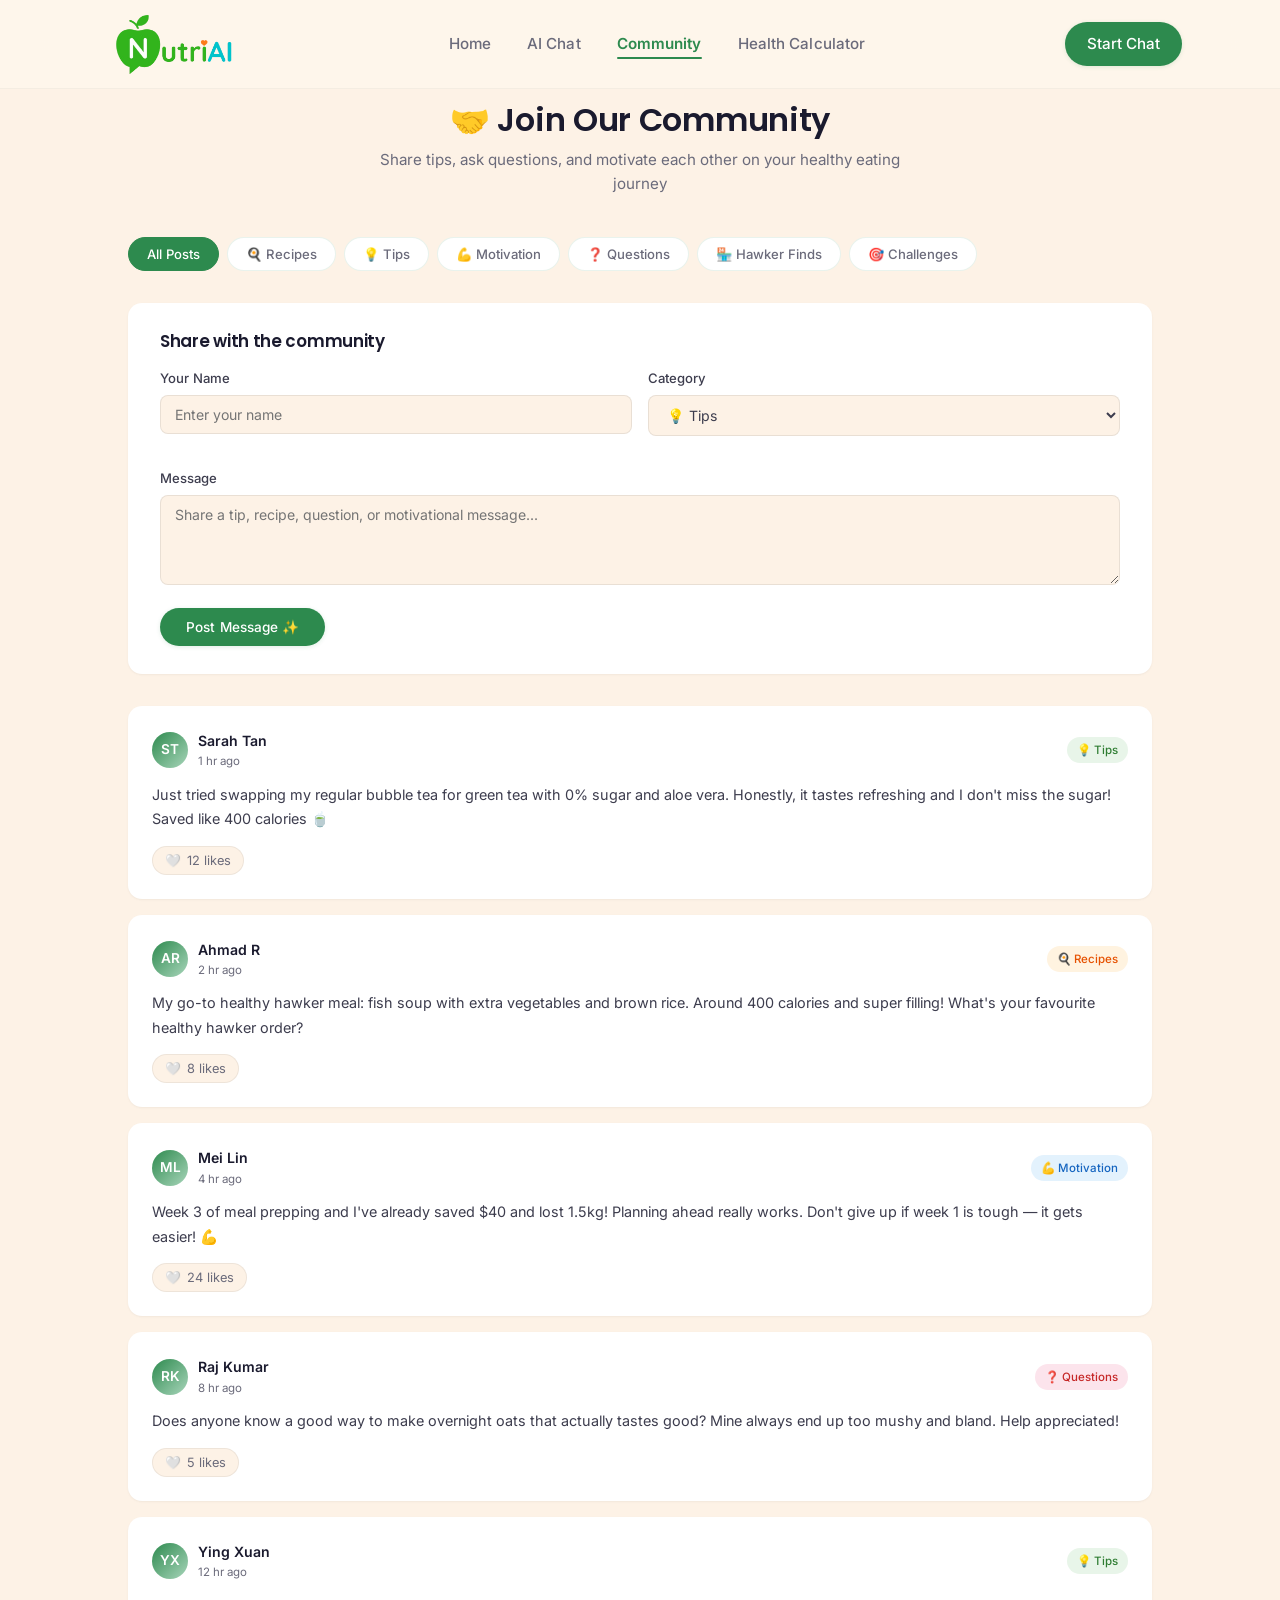
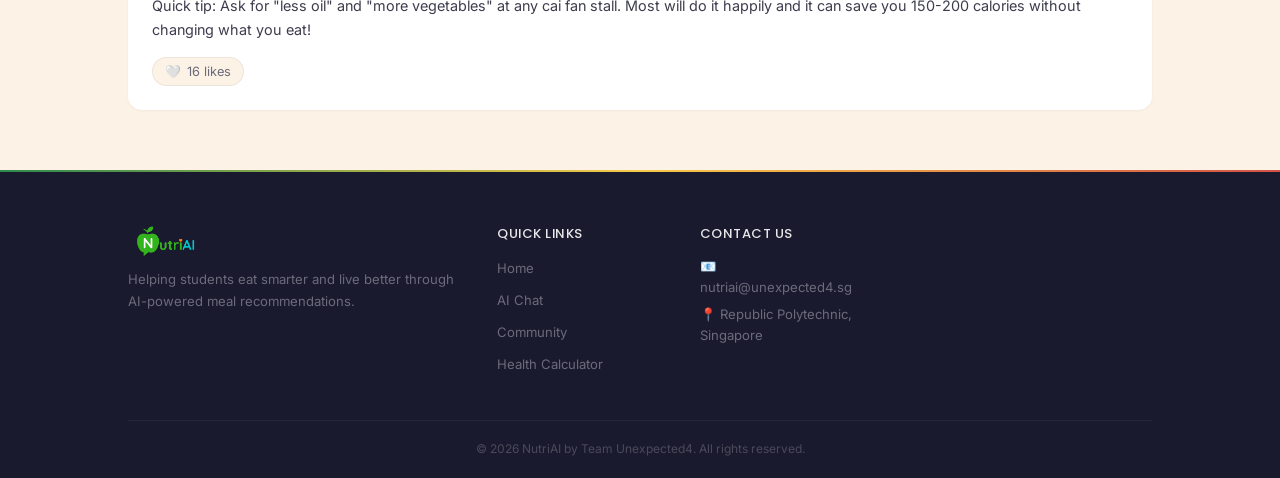
<file: community.html>
<!DOCTYPE html>
<html lang="en">
<head>
    <meta charset="UTF-8">
    <meta name="viewport" content="width=device-width, initial-scale=1.0">
    <title>NutriAI – Community Hub</title>
    <link rel="preconnect" href="https://fonts.googleapis.com">
    <link rel="preconnect" href="https://fonts.gstatic.com" crossorigin>
    <link href="https://fonts.googleapis.com/css2?family=Inter:wght@300;400;500;600;700&family=Poppins:wght@400;500;600;700&display=swap" rel="stylesheet">
    <link rel="stylesheet" href="css/style.css">
    <link rel="stylesheet" href="css/community.css">
</head>
<body>
    <!-- Navigation -->
    <nav class="navbar">
        <div class="nav-container">
            <a href="index.html" class="nav-logo">
                <img src="images/image-removebg-preview.png" alt="NutriAI Logo" class="logo-img">
            </a>
            <ul class="nav-links">
                <li><a href="index.html">Home</a></li>
                <li><a href="chat.html">AI Chat</a></li>
                <li><a href="community.html" class="active">Community</a></li>
                <li><a href="calculator.html">Health Calculator</a></li>
            </ul>
            <a href="chat.html" class="nav-cta">Start Chat</a>
            <button class="nav-toggle" aria-label="Toggle navigation">
                <span></span>
                <span></span>
                <span></span>
            </button>
        </div>
    </nav>

    <!-- Community Page -->
    <section class="community-page">
        <div class="container">
            <div class="community-header">
                <h1>🤝 Join Our Community</h1>
                <p>Share tips, ask questions, and motivate each other on your healthy eating journey</p>
            </div>

            <!-- Category Filter Tags -->
            <div class="community-filters">
                <button class="community-filter-btn active" data-category="all">All Posts</button>
                <button class="community-filter-btn" data-category="recipes">🍳 Recipes</button>
                <button class="community-filter-btn" data-category="tips">💡 Tips</button>
                <button class="community-filter-btn" data-category="motivation">💪 Motivation</button>
                <button class="community-filter-btn" data-category="questions">❓ Questions</button>
                <button class="community-filter-btn" data-category="hawker">🏪 Hawker Finds</button>
                <button class="community-filter-btn" data-category="challenges">🎯 Challenges</button>
            </div>

            <!-- Post New Message Form -->
            <div class="community-post-form">
                <h3>Share with the community</h3>
                <form id="community-form">
                    <div class="form-row">
                        <div class="form-group">
                            <label for="post-name">Your Name</label>
                            <input type="text" id="post-name" class="form-input" placeholder="Enter your name" required>
                        </div>
                        <div class="form-group">
                            <label for="post-category">Category</label>
                            <select id="post-category" class="form-input" required>
                                <option value="tips">💡 Tips</option>
                                <option value="recipes">🍳 Recipes</option>
                                <option value="motivation">💪 Motivation</option>
                                <option value="questions">❓ Questions</option>
                                <option value="hawker">🏪 Hawker Finds</option>
                                <option value="challenges">🎯 Challenges</option>
                            </select>
                        </div>
                    </div>
                    <div class="form-group">
                        <label for="post-message">Message</label>
                        <textarea id="post-message" class="form-input form-textarea" placeholder="Share a tip, recipe, question, or motivational message..." rows="4" required></textarea>
                    </div>
                    <button type="submit" class="btn btn-primary">Post Message ✨</button>
                </form>
            </div>

            <!-- Community Posts List -->
            <div class="community-posts" id="community-posts">
                <!-- Posts rendered by JS -->
            </div>

            <div class="community-empty" id="community-empty" style="display: none;">
                <span class="empty-icon">💬</span>
                <h3>No posts yet</h3>
                <p>Be the first to share something with the community!</p>
            </div>
        </div>
    </section>

    <!-- Footer -->
    <footer class="footer">
        <div class="container">
            <div class="footer-grid">
                <div class="footer-brand">
                    <div class="footer-logo">
                        <img src="images/image-removebg-preview.png" alt="NutriAI Logo" class="logo-img footer-logo-img">
                    </div>
                    <p>Helping students eat smarter and live better through AI-powered meal recommendations.</p>
                </div>
                <div class="footer-links">
                    <h4>Quick Links</h4>
                    <ul>
                        <li><a href="index.html">Home</a></li>
                        <li><a href="chat.html">AI Chat</a></li>
                        <li><a href="community.html">Community</a></li>
                        <li><a href="calculator.html">Health Calculator</a></li>
                    </ul>
                </div>
                <div class="footer-contact">
                    <h4>Contact Us</h4>
                    <p>📧 nutriai@unexpected4.sg</p>
                    <p>📍 Republic Polytechnic, Singapore</p>
                </div>
            </div>
            <div class="footer-bottom">
                <p>&copy; 2026 NutriAI by Team Unexpected4. All rights reserved.</p>
            </div>
        </div>
    </footer>

    <script src="js/main.js"></script>
    <script src="js/community.js"></script>
</body>
</html>
</file>
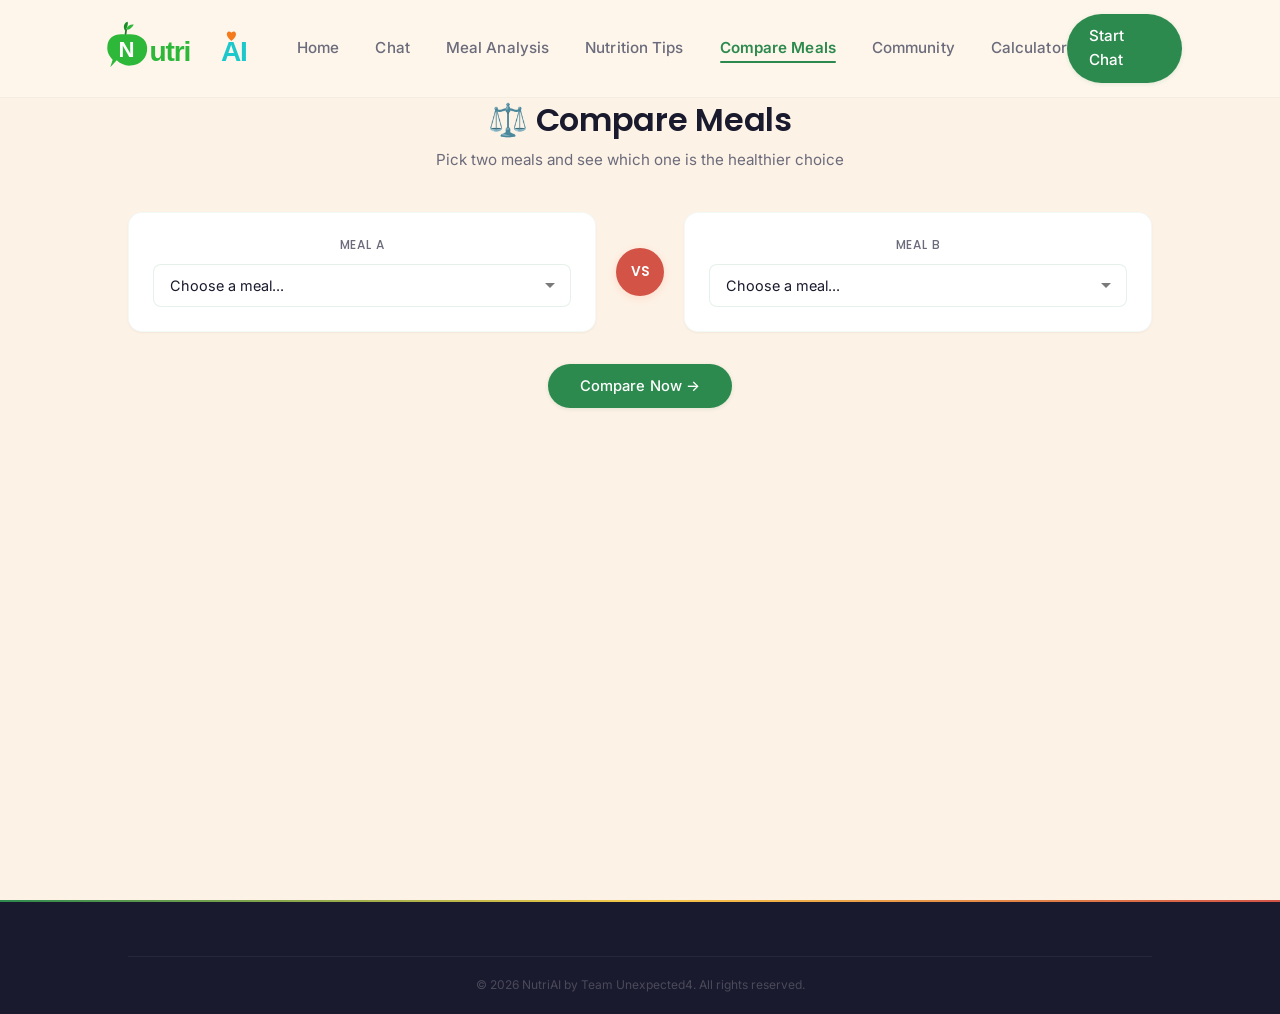
<file: compare.html>
<!DOCTYPE html>
<html lang="en">
<head>
    <meta charset="UTF-8">
    <meta name="viewport" content="width=device-width, initial-scale=1.0">
    <title>NutriAI – Compare Meals</title>
    <link rel="preconnect" href="https://fonts.googleapis.com">
    <link rel="preconnect" href="https://fonts.gstatic.com" crossorigin>
    <link href="https://fonts.googleapis.com/css2?family=Inter:wght@300;400;500;600;700&family=Poppins:wght@400;500;600;700&display=swap" rel="stylesheet">
    <link rel="stylesheet" href="css/style.css">
    <link rel="stylesheet" href="css/compare.css">
</head>
<body>
    <!-- Navigation -->
    <nav class="navbar">
        <div class="nav-container">
            <a href="index.html" class="nav-logo">
                <img src="images/logo.svg" alt="NutriAI Logo" class="logo-img">
            </a>
            <ul class="nav-links">
                <li><a href="index.html">Home</a></li>
                <li><a href="chat.html">Chat</a></li>
                <li><a href="meal-analysis.html">Meal Analysis</a></li>
                <li><a href="tips.html">Nutrition Tips</a></li>
                <li><a href="compare.html" class="active">Compare Meals</a></li>
                <li><a href="community.html">Community</a></li>
                <li><a href="calculator.html">Calculator</a></li>
            </ul>
            <a href="chat.html" class="nav-cta">Start Chat</a>
            <button class="nav-toggle" aria-label="Toggle navigation">
                <span></span>
                <span></span>
                <span></span>
            </button>
        </div>
    </nav>

    <!-- Compare Meals Page -->
    <section class="compare-page">
        <div class="container">
            <div class="compare-header">
                <h1>⚖️ Compare Meals</h1>
                <p>Pick two meals and see which one is the healthier choice</p>
            </div>

            <!-- Meal Selectors -->
            <div class="meal-selectors">
                <div class="meal-selector">
                    <h3>Meal A</h3>
                    <select class="meal-select-dropdown" id="mealA">
                        <option value="">Choose a meal...</option>
                        <option value="nasi-lemak">Nasi Lemak with Fried Chicken</option>
                        <option value="chicken-rice">Chicken Rice</option>
                        <option value="mee-goreng">Mee Goreng</option>
                        <option value="burger-fries">Burger & Fries</option>
                        <option value="char-kway-teow">Char Kway Teow</option>
                        <option value="roti-prata">Roti Prata (2 pcs with curry)</option>
                        <option value="bubble-tea">Bubble Tea (Regular)</option>
                        <option value="nasi-padang">Nasi Padang</option>
                    </select>
                </div>

                <div class="vs-badge">VS</div>

                <div class="meal-selector">
                    <h3>Meal B</h3>
                    <select class="meal-select-dropdown" id="mealB">
                        <option value="">Choose a meal...</option>
                        <option value="grilled-chicken-rice">Grilled Chicken with Brown Rice</option>
                        <option value="soup-noodles">Soup Noodles with Vegetables</option>
                        <option value="chicken-rice">Chicken Rice</option>
                        <option value="salad-bowl">Salad Bowl with Protein</option>
                        <option value="oatmeal">Oatmeal with Banana</option>
                        <option value="sandwich">Whole Wheat Chicken Sandwich</option>
                        <option value="green-tea">Green Tea (No Sugar)</option>
                        <option value="fish-soup">Sliced Fish Soup with Rice</option>
                    </select>
                </div>
            </div>

            <div class="compare-btn-wrapper">
                <button class="btn btn-primary btn-lg" id="compareBtn">Compare Now →</button>
            </div>

            <!-- Comparison Results -->
            <div class="comparison-results" id="comparisonResults">
                <!-- Bar Comparison -->
                <div class="bar-comparison">
                    <h3>Nutritional Comparison</h3>
                    <div id="barRows"></div>
                    <div class="bar-legend">
                        <div class="legend-item">
                            <span class="legend-dot a"></span>
                            <span id="legendA">Meal A</span>
                        </div>
                        <div class="legend-item">
                            <span class="legend-dot b"></span>
                            <span id="legendB">Meal B</span>
                        </div>
                    </div>
                </div>

                <!-- Side by Side Cards -->
                <div class="result-grid">
                    <div class="result-card meal-a" id="resultCardA"></div>
                    <div class="result-card meal-b" id="resultCardB"></div>
                </div>

                <!-- Verdict -->
                <div class="verdict-section" id="verdictSection"></div>
            </div>
        </div>
    </section>

    <!-- Footer -->
    <footer class="footer">
        <div class="container">
            <div class="footer-bottom">
                <p>&copy; 2026 NutriAI by Team Unexpected4. All rights reserved.</p>
            </div>
        </div>
    </footer>

    <script src="js/main.js"></script>
    <script src="js/compare.js"></script>
</body>
</html>
</file>
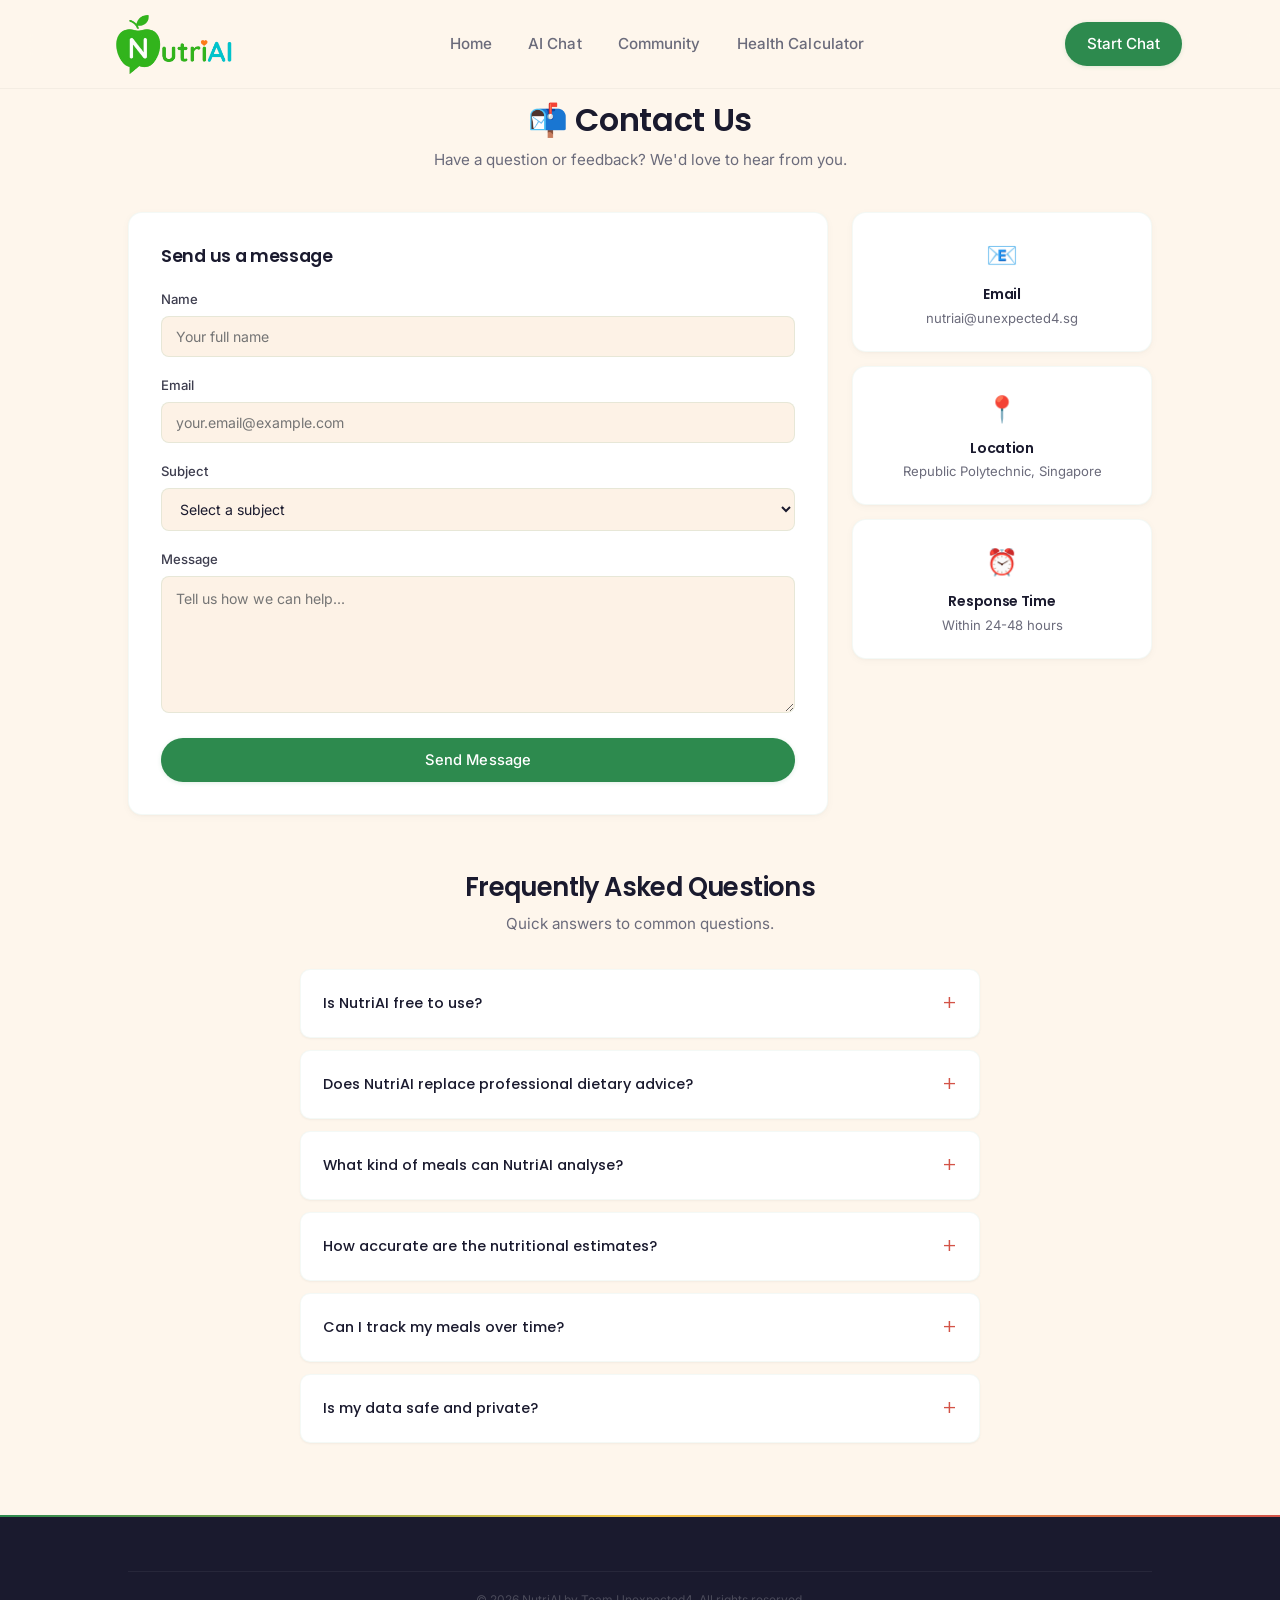
<file: contact.html>
<!DOCTYPE html>
<html lang="en">
<head>
    <meta charset="UTF-8">
    <meta name="viewport" content="width=device-width, initial-scale=1.0">
    <title>NutriAI – Contact Us</title>
    <link rel="preconnect" href="https://fonts.googleapis.com">
    <link rel="preconnect" href="https://fonts.gstatic.com" crossorigin>
    <link href="https://fonts.googleapis.com/css2?family=Inter:wght@300;400;500;600;700&family=Poppins:wght@400;500;600;700&display=swap" rel="stylesheet">
    <link rel="stylesheet" href="css/style.css">
    <link rel="stylesheet" href="css/contact.css">
</head>
<body>
    <!-- Navigation -->
    <nav class="navbar">
        <div class="nav-container">
            <a href="index.html" class="nav-logo">
                <img src="images/image-removebg-preview.png" alt="NutriAI Logo" class="logo-img">
            </a>
            <ul class="nav-links">
                <li><a href="index.html">Home</a></li>
                <li><a href="chat.html">AI Chat</a></li>
                <li><a href="community.html">Community</a></li>
                <li><a href="calculator.html">Health Calculator</a></li>
            </ul>
            <a href="chat.html" class="nav-cta">Start Chat</a>
            <button class="nav-toggle" aria-label="Toggle navigation">
                <span></span>
                <span></span>
                <span></span>
            </button>
        </div>
    </nav>

    <!-- Contact Page -->
    <section class="contact-page">
        <div class="container">
            <div class="contact-header">
                <h1>📬 Contact Us</h1>
                <p>Have a question or feedback? We'd love to hear from you.</p>
            </div>

            <div class="contact-layout">
                <!-- Contact Form -->
                <div class="contact-form-card">
                    <h3>Send us a message</h3>
                    <form id="contact-form" class="contact-form">
                        <div class="form-group">
                            <label for="contact-name">Name</label>
                            <input type="text" id="contact-name" class="form-input" placeholder="Your full name" required>
                        </div>
                        <div class="form-group">
                            <label for="contact-email">Email</label>
                            <input type="email" id="contact-email" class="form-input" placeholder="your.email@example.com" required>
                        </div>
                        <div class="form-group">
                            <label for="contact-subject">Subject</label>
                            <select id="contact-subject" class="form-input" required>
                                <option value="">Select a subject</option>
                                <option value="general">General Inquiry</option>
                                <option value="feedback">Feedback</option>
                                <option value="bug">Report a Bug</option>
                                <option value="feature">Feature Request</option>
                                <option value="other">Other</option>
                            </select>
                        </div>
                        <div class="form-group">
                            <label for="contact-message">Message</label>
                            <textarea id="contact-message" class="form-input form-textarea" placeholder="Tell us how we can help..." rows="5" required></textarea>
                        </div>
                        <button type="submit" class="btn btn-primary btn-lg contact-submit-btn">Send Message</button>
                    </form>

                    <!-- Success Message -->
                    <div class="form-success" id="form-success" style="display: none;">
                        <div class="success-icon">✅</div>
                        <h3>Message Sent!</h3>
                        <p>Thank you for reaching out. We'll get back to you within 24-48 hours.</p>
                        <button class="btn btn-secondary btn-sm" id="send-another-btn">Send Another Message</button>
                    </div>
                </div>

                <!-- Contact Info -->
                <div class="contact-info">
                    <div class="info-card">
                        <div class="info-icon">📧</div>
                        <h4>Email</h4>
                        <p>nutriai@unexpected4.sg</p>
                    </div>
                    <div class="info-card">
                        <div class="info-icon">📍</div>
                        <h4>Location</h4>
                        <p>Republic Polytechnic, Singapore</p>
                    </div>
                    <div class="info-card">
                        <div class="info-icon">⏰</div>
                        <h4>Response Time</h4>
                        <p>Within 24-48 hours</p>
                    </div>
                </div>
            </div>

            <!-- FAQ Section -->
            <div class="contact-faq">
                <div class="section-header">
                    <h2>Frequently Asked Questions</h2>
                    <p>Quick answers to common questions.</p>
                </div>
                <div class="faq-list">
                    <div class="faq-item">
                        <button class="faq-question">
                            <span>Is NutriAI free to use?</span>
                            <span class="faq-toggle">+</span>
                        </button>
                        <div class="faq-answer">
                            <p>Yes! NutriAI is completely free for students. We believe everyone deserves access to healthier eating guidance.</p>
                        </div>
                    </div>
                    <div class="faq-item">
                        <button class="faq-question">
                            <span>Does NutriAI replace professional dietary advice?</span>
                            <span class="faq-toggle">+</span>
                        </button>
                        <div class="faq-answer">
                            <p>No. NutriAI provides general meal suggestions and nutritional information. For medical or dietary conditions, please consult a healthcare professional.</p>
                        </div>
                    </div>
                    <div class="faq-item">
                        <button class="faq-question">
                            <span>What kind of meals can NutriAI analyse?</span>
                            <span class="faq-toggle">+</span>
                        </button>
                        <div class="faq-answer">
                            <p>NutriAI can analyse most common meals including local hawker food, fast food, home-cooked meals, and more. Just describe what you ate!</p>
                        </div>
                    </div>
                    <div class="faq-item">
                        <button class="faq-question">
                            <span>How accurate are the nutritional estimates?</span>
                            <span class="faq-toggle">+</span>
                        </button>
                        <div class="faq-answer">
                            <p>Our AI provides estimates based on standard nutritional databases. While not exact, they give you a good overview of your meal's nutritional profile.</p>
                        </div>
                    </div>
                    <div class="faq-item">
                        <button class="faq-question">
                            <span>Can I track my meals over time?</span>
                            <span class="faq-toggle">+</span>
                        </button>
                        <div class="faq-answer">
                            <p>Absolutely! NutriAI saves your meal history so you can track your eating patterns and see improvements over time.</p>
                        </div>
                    </div>
                    <div class="faq-item">
                        <button class="faq-question">
                            <span>Is my data safe and private?</span>
                            <span class="faq-toggle">+</span>
                        </button>
                        <div class="faq-answer">
                            <p>Your data is stored locally on your device using localStorage. We do not collect or share your personal information with third parties.</p>
                        </div>
                    </div>
                </div>
            </div>
        </div>
    </section>

    <!-- Footer -->
    <footer class="footer">
        <div class="container">
            <div class="footer-bottom">
                <p>&copy; 2026 NutriAI by Team Unexpected4. All rights reserved.</p>
            </div>
        </div>
    </footer>

    <script src="js/main.js"></script>
</body>
</html>
</file>
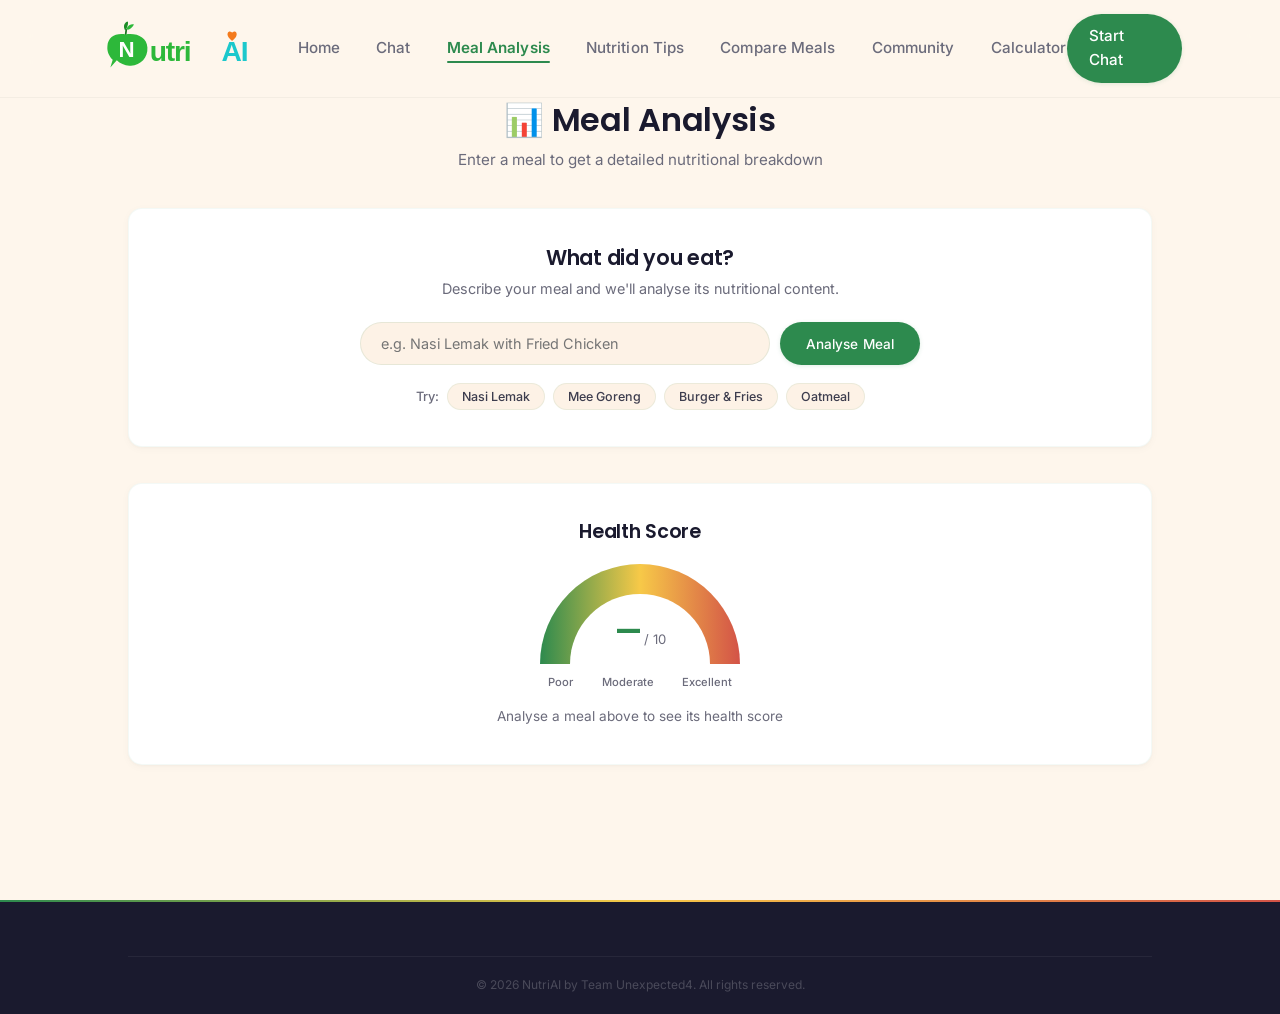
<file: meal-analysis.html>
<!DOCTYPE html>
<html lang="en">
<head>
    <meta charset="UTF-8">
    <meta name="viewport" content="width=device-width, initial-scale=1.0">
    <title>NutriAI – Meal Analysis</title>
    <link rel="preconnect" href="https://fonts.googleapis.com">
    <link rel="preconnect" href="https://fonts.gstatic.com" crossorigin>
    <link href="https://fonts.googleapis.com/css2?family=Inter:wght@300;400;500;600;700&family=Poppins:wght@400;500;600;700&display=swap" rel="stylesheet">
    <link rel="stylesheet" href="css/style.css">
    <link rel="stylesheet" href="css/meal-analysis.css">
</head>
<body>
    <!-- Navigation -->
    <nav class="navbar">
        <div class="nav-container">
            <a href="index.html" class="nav-logo">
                <img src="images/logo.svg" alt="NutriAI Logo" class="logo-img">
            </a>
            <ul class="nav-links">
                <li><a href="index.html">Home</a></li>
                <li><a href="chat.html">Chat</a></li>
                <li><a href="meal-analysis.html" class="active">Meal Analysis</a></li>
                <li><a href="tips.html">Nutrition Tips</a></li>
                <li><a href="compare.html">Compare Meals</a></li>
                <li><a href="community.html">Community</a></li>
                <li><a href="calculator.html">Calculator</a></li>
            </ul>
            <a href="chat.html" class="nav-cta">Start Chat</a>
            <button class="nav-toggle" aria-label="Toggle navigation">
                <span></span>
                <span></span>
                <span></span>
            </button>
        </div>
    </nav>

    <!-- Meal Analysis Page -->
    <section class="analysis-page">
        <div class="container">
            <div class="analysis-header">
                <h1>📊 Meal Analysis</h1>
                <p>Enter a meal to get a detailed nutritional breakdown</p>
            </div>

            <!-- Meal Input Form -->
            <div class="meal-input-section">
                <div class="meal-input-card">
                    <h3>What did you eat?</h3>
                    <p>Describe your meal and we'll analyse its nutritional content.</p>
                    <div class="meal-input-wrapper">
                        <input type="text" id="meal-input" class="meal-input-field" placeholder="e.g. Nasi Lemak with Fried Chicken">
                        <button id="analyse-btn" class="btn btn-primary">Analyse Meal</button>
                    </div>
                    <div class="quick-meals">
                        <span class="quick-label">Try:</span>
                        <button class="quick-meal-chip" data-meal="Nasi Lemak">Nasi Lemak</button>
                        <button class="quick-meal-chip" data-meal="Mee Goreng">Mee Goreng</button>
                        <button class="quick-meal-chip" data-meal="Burger and Fries">Burger & Fries</button>
                        <button class="quick-meal-chip" data-meal="Oatmeal with Banana">Oatmeal</button>
                    </div>
                </div>
            </div>

            <!-- Health Score Gauge -->
            <div class="health-score-gauge" id="health-score-gauge">
                <h3>Health Score</h3>
                <div class="gauge-wrapper">
                    <div class="gauge">
                        <div class="gauge-body">
                            <div class="gauge-fill" id="gauge-fill"></div>
                            <div class="gauge-cover">
                                <span class="gauge-value" id="gauge-value">—</span>
                                <span class="gauge-label">/ 10</span>
                            </div>
                        </div>
                    </div>
                    <div class="gauge-labels">
                        <span class="gauge-min">Poor</span>
                        <span class="gauge-mid">Moderate</span>
                        <span class="gauge-max">Excellent</span>
                    </div>
                </div>
                <p class="gauge-hint">Analyse a meal above to see its health score</p>
            </div>

            <!-- Loading State -->
            <div class="analysis-loading" id="analysis-loading" style="display: none;">
                <div class="loading-spinner"></div>
                <p>Analysing your meal...</p>
            </div>

            <!-- Error State -->
            <div class="analysis-error" id="analysis-error" style="display: none;">
                <div class="error-icon">⚠️</div>
                <p>Sorry, we couldn't analyse that meal. Please try a different description.</p>
                <button class="btn btn-secondary btn-sm" id="try-again-btn">Try Again</button>
            </div>

            <!-- Analysis Results (hidden by default) -->
            <div id="analysis-results" style="display: none;">
                <!-- Meal Overview -->
                <div class="meal-overview">
                    <div class="meal-image-card">
                        <div class="meal-image-placeholder" id="meal-emoji">🍛</div>
                        <h3 id="meal-name">Nasi Lemak</h3>
                        <p class="meal-time" id="meal-time">Lunch • Today</p>
                    </div>

                    <div class="meal-score-card">
                        <div class="health-score">
                            <div class="score-circle" id="score-circle">
                                <div class="score-circle-inner">
                                    <span class="score-value" id="score-value">6.0</span>
                                    <span class="score-label">/ 10</span>
                                </div>
                            </div>
                            <div class="score-details">
                                <h3 id="score-title">Health Score: Moderate</h3>
                                <p id="score-description">This meal provides good energy but is high in saturated fat and sodium.</p>
                            </div>
                        </div>
                        <div class="nutrition-stats">
                            <div class="stat-card">
                                <div class="stat-value" id="stat-calories">640</div>
                                <div class="stat-label">Calories</div>
                            </div>
                            <div class="stat-card">
                                <div class="stat-value" id="stat-protein">18g</div>
                                <div class="stat-label">Protein</div>
                            </div>
                            <div class="stat-card">
                                <div class="stat-value" id="stat-carbs">72g</div>
                                <div class="stat-label">Carbs</div>
                            </div>
                            <div class="stat-card">
                                <div class="stat-value" id="stat-fat">32g</div>
                                <div class="stat-label">Fat</div>
                            </div>
                        </div>
                    </div>
                </div>

                <!-- Detailed Nutrition -->
                <div class="nutrition-detail">
                    <h3>Nutritional Breakdown</h3>
                    <div class="nutrient-bars">
                        <div class="nutrient-row">
                            <span class="nutrient-label">Calories</span>
                            <div class="nutrient-bar">
                                <div class="nutrient-fill calories" id="bar-calories" style="width: 75%;"></div>
                            </div>
                            <span class="nutrient-value" id="val-calories">640 kcal</span>
                        </div>
                        <div class="nutrient-row">
                            <span class="nutrient-label">Protein</span>
                            <div class="nutrient-bar">
                                <div class="nutrient-fill protein" id="bar-protein" style="width: 36%;"></div>
                            </div>
                            <span class="nutrient-value" id="val-protein">18g</span>
                        </div>
                        <div class="nutrient-row">
                            <span class="nutrient-label">Carbs</span>
                            <div class="nutrient-bar">
                                <div class="nutrient-fill carbs" id="bar-carbs" style="width: 65%;"></div>
                            </div>
                            <span class="nutrient-value" id="val-carbs">72g</span>
                        </div>
                        <div class="nutrient-row">
                            <span class="nutrient-label">Fat</span>
                            <div class="nutrient-bar">
                                <div class="nutrient-fill fat" id="bar-fat" style="width: 70%;"></div>
                            </div>
                            <span class="nutrient-value" id="val-fat">32g</span>
                        </div>
                        <div class="nutrient-row">
                            <span class="nutrient-label">Sugar</span>
                            <div class="nutrient-bar">
                                <div class="nutrient-fill sugar" id="bar-sugar" style="width: 25%;"></div>
                            </div>
                            <span class="nutrient-value" id="val-sugar">8g</span>
                        </div>
                        <div class="nutrient-row">
                            <span class="nutrient-label">Sodium</span>
                            <div class="nutrient-bar">
                                <div class="nutrient-fill sodium" id="bar-sodium" style="width: 80%;"></div>
                            </div>
                            <span class="nutrient-value" id="val-sodium">1200mg</span>
                        </div>
                        <div class="nutrient-row">
                            <span class="nutrient-label">Fibre</span>
                            <div class="nutrient-bar">
                                <div class="nutrient-fill fibre" id="bar-fibre" style="width: 20%;"></div>
                            </div>
                            <span class="nutrient-value" id="val-fibre">3g</span>
                        </div>
                    </div>
                </div>

                <!-- Strengths & Improvements -->
                <div class="feedback-grid">
                    <div class="feedback-card strengths">
                        <h3>✅ Strengths</h3>
                        <ul id="strengths-list">
                            <li>Provides a good source of energy for the afternoon</li>
                            <li>Contains protein from egg and chicken</li>
                            <li>Includes small amounts of vegetables (cucumber)</li>
                            <li>Satisfying meal that prevents excessive snacking</li>
                        </ul>
                    </div>
                    <div class="feedback-card improvements">
                        <h3>⚠️ Areas for Improvement</h3>
                        <ul id="improvements-list">
                            <li>High in saturated fat from coconut milk and fried items</li>
                            <li>High sodium content from sambal and ikan bilis</li>
                            <li>Low fibre content – needs more vegetables</li>
                            <li>Could benefit from lean protein instead of fried chicken</li>
                        </ul>
                    </div>
                </div>

                <!-- Actions -->
                <div class="analysis-actions">
                    <button class="btn btn-primary btn-lg" id="save-meal-btn">💾 Save to History</button>
                    <a href="chat.html" class="btn btn-blue btn-lg">Ask NutriAI for Alternatives →</a>
                </div>
            </div>
        </div>
    </section>

    <!-- Footer -->
    <footer class="footer">
        <div class="container">
            <div class="footer-bottom">
                <p>&copy; 2026 NutriAI by Team Unexpected4. All rights reserved.</p>
            </div>
        </div>
    </footer>

    <script src="js/main.js"></script>
</body>
</html>
</file>
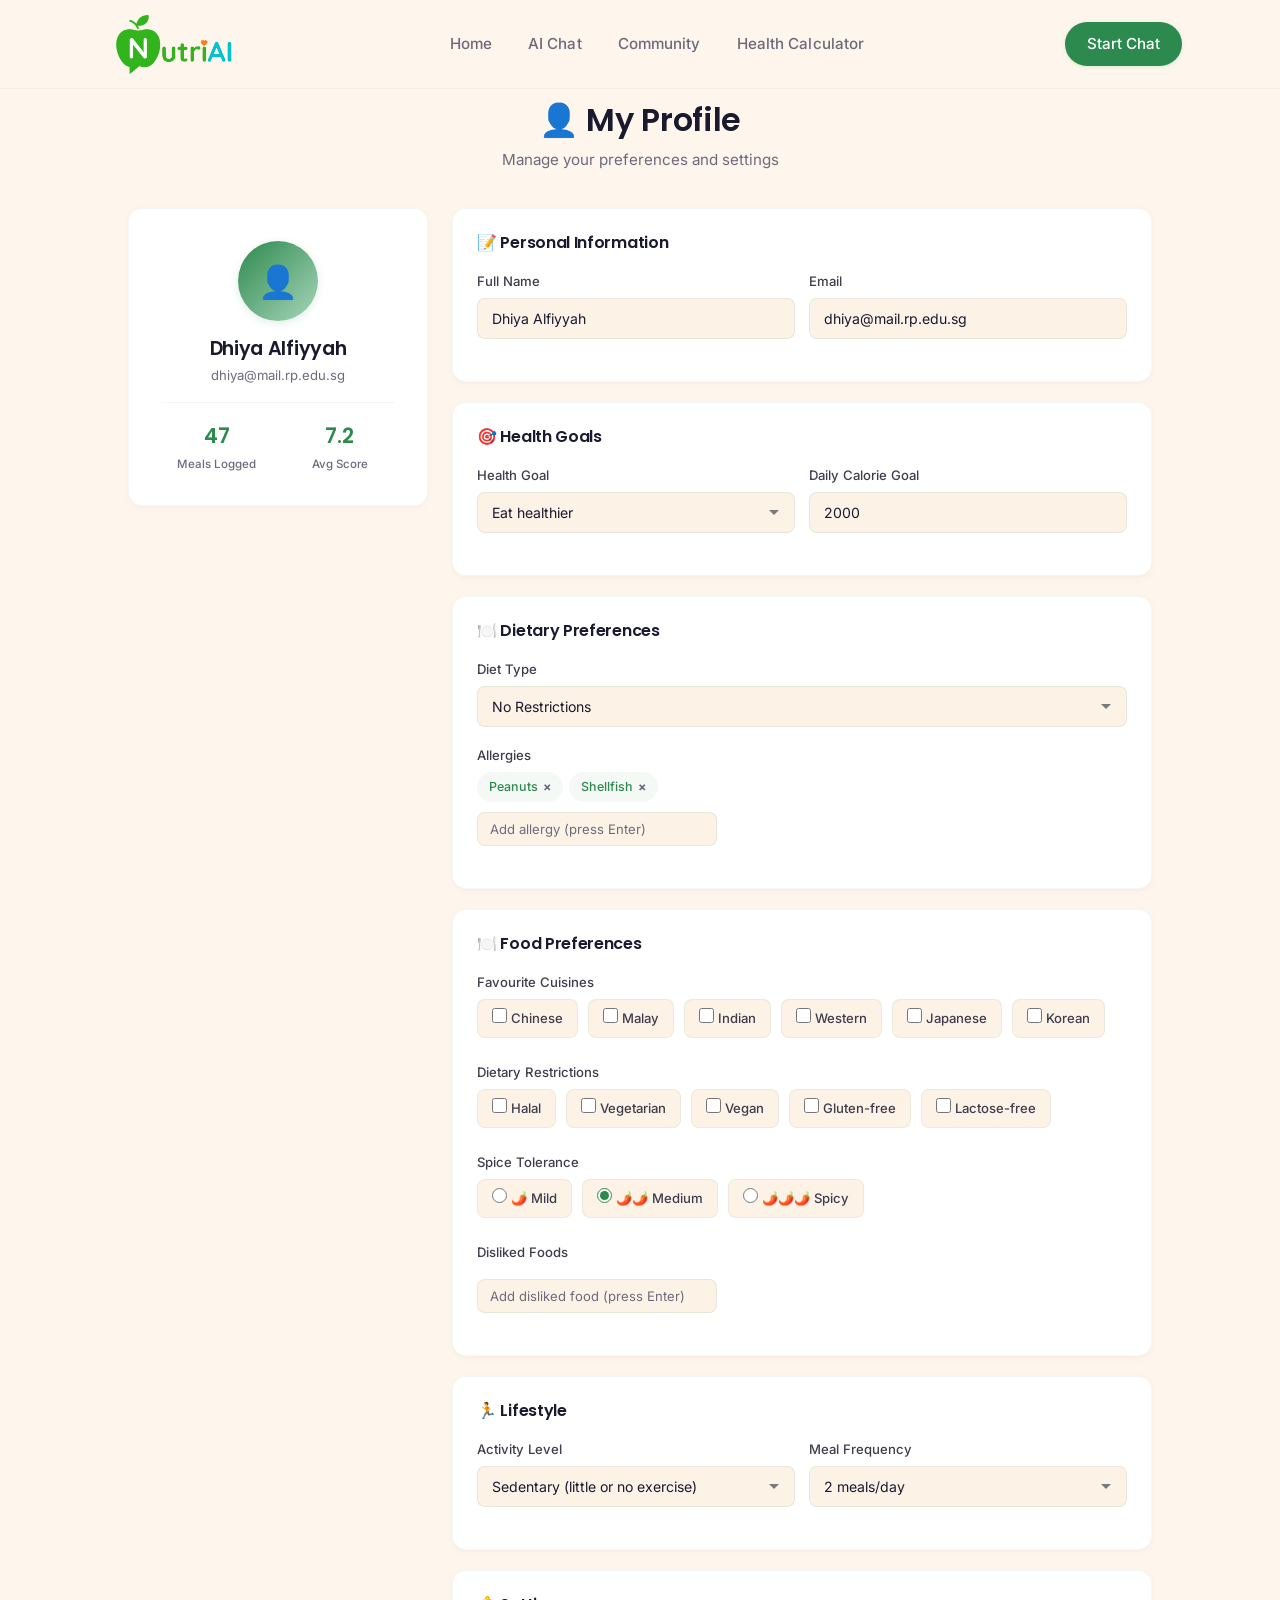
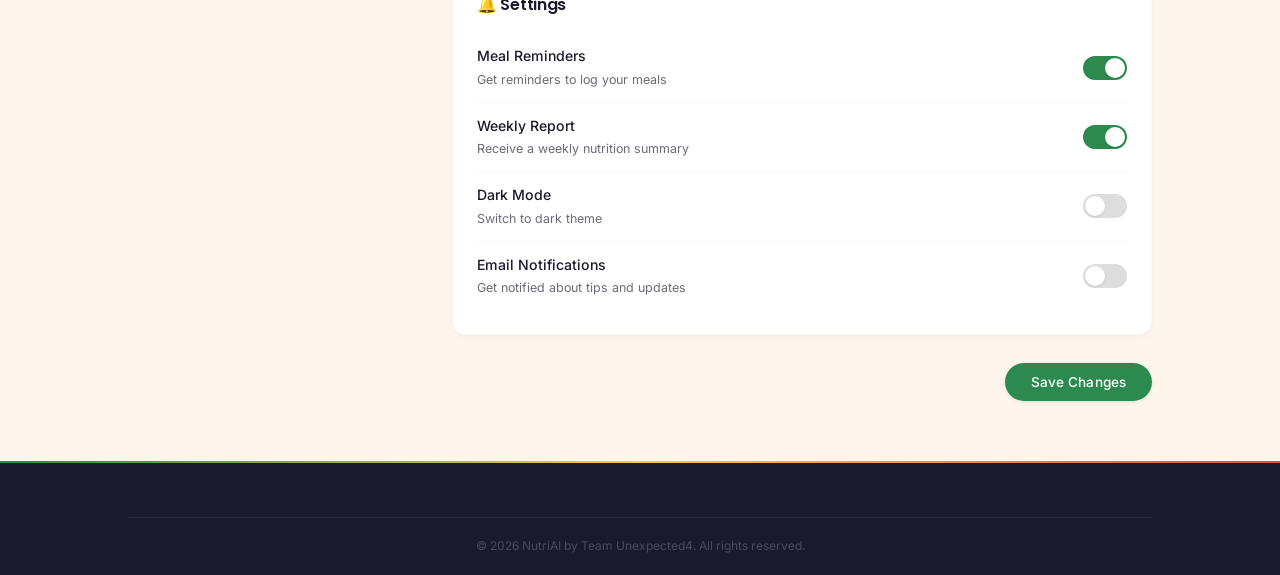
<file: profile.html>
<!DOCTYPE html>
<html lang="en">
<head>
    <meta charset="UTF-8">
    <meta name="viewport" content="width=device-width, initial-scale=1.0">
    <title>NutriAI – Profile</title>
    <link rel="preconnect" href="https://fonts.googleapis.com">
    <link rel="preconnect" href="https://fonts.gstatic.com" crossorigin>
    <link href="https://fonts.googleapis.com/css2?family=Inter:wght@300;400;500;600;700&family=Poppins:wght@400;500;600;700&display=swap" rel="stylesheet">
    <link rel="stylesheet" href="css/style.css">
    <link rel="stylesheet" href="css/profile.css">
</head>
<body>
    <!-- Navigation -->
    <nav class="navbar">
        <div class="nav-container">
            <a href="index.html" class="nav-logo">
                <img src="images/image-removebg-preview.png" alt="NutriAI Logo" class="logo-img">
            </a>
            <ul class="nav-links">
                <li><a href="index.html">Home</a></li>
                <li><a href="chat.html">AI Chat</a></li>
                <li><a href="community.html">Community</a></li>
                <li><a href="calculator.html">Health Calculator</a></li>
            </ul>
            <a href="chat.html" class="nav-cta">Start Chat</a>
            <button class="nav-toggle" aria-label="Toggle navigation">
                <span></span>
                <span></span>
                <span></span>
            </button>
        </div>
    </nav>

    <!-- Profile Page -->
    <section class="profile-page">
        <div class="container">
            <div class="profile-header">
                <h1>👤 My Profile</h1>
                <p>Manage your preferences and settings</p>
            </div>

            <div class="profile-layout">
                <!-- Profile Card -->
                <div class="profile-card">
                    <div class="profile-avatar">👤</div>
                    <h2>Dhiya Alfiyyah</h2>
                    <p class="profile-email">dhiya@mail.rp.edu.sg</p>
                    <div class="profile-stats">
                        <div class="profile-stat">
                            <div class="stat-number">47</div>
                            <div class="stat-text">Meals Logged</div>
                        </div>
                        <div class="profile-stat">
                            <div class="stat-number">7.2</div>
                            <div class="stat-text">Avg Score</div>
                        </div>
                    </div>
                </div>

                <!-- Settings -->
                <div class="profile-settings">
                    <!-- Personal Info -->
                    <div class="settings-section">
                        <h3>📝 Personal Information</h3>
                        <div class="form-row">
                            <div class="form-group">
                                <label>Full Name</label>
                                <input type="text" class="form-input" id="profile-name" value="Dhiya Alfiyyah">
                            </div>
                            <div class="form-group">
                                <label>Email</label>
                                <input type="email" class="form-input" id="profile-email" value="dhiya@mail.rp.edu.sg">
                            </div>
                        </div>
                    </div>

                    <!-- Health Goals -->
                    <div class="settings-section">
                        <h3>🎯 Health Goals</h3>
                        <div class="form-row">
                            <div class="form-group">
                                <label>Health Goal</label>
                                <select class="form-input" id="profile-goal">
                                    <option>Eat healthier</option>
                                    <option>Lose weight</option>
                                    <option>Gain muscle</option>
                                    <option>Maintain weight</option>
                                    <option>Improve energy</option>
                                </select>
                            </div>
                            <div class="form-group">
                                <label>Daily Calorie Goal</label>
                                <input type="number" class="form-input" id="profile-calories" value="2000" placeholder="e.g. 2000">
                            </div>
                        </div>
                    </div>

                    <!-- Dietary Preferences -->
                    <div class="settings-section">
                        <h3>🍽️ Dietary Preferences</h3>
                        <div class="form-group">
                            <label>Diet Type</label>
                            <select class="form-input" id="profile-diet">
                                <option>No Restrictions</option>
                                <option>Halal</option>
                                <option>Vegetarian</option>
                                <option>Vegan</option>
                                <option>Pescatarian</option>
                                <option>Keto</option>
                            </select>
                        </div>
                        <div class="form-group">
                            <label>Allergies</label>
                            <div class="tags-input" id="allergies-container">
                                <span class="tag">Peanuts <span class="remove-tag">×</span></span>
                                <span class="tag">Shellfish <span class="remove-tag">×</span></span>
                            </div>
                            <div class="add-tag-wrapper">
                                <input type="text" class="form-input add-tag-input" id="allergy-input" placeholder="Add allergy (press Enter)">
                            </div>
                        </div>
                    </div>

                    <!-- Food Preferences -->
                    <div class="settings-section">
                        <h3>🍽️ Food Preferences</h3>

                        <div class="form-group">
                            <label>Favourite Cuisines</label>
                            <div class="checkbox-grid">
                                <label class="checkbox-item"><input type="checkbox" name="cuisine" value="Chinese"> Chinese</label>
                                <label class="checkbox-item"><input type="checkbox" name="cuisine" value="Malay"> Malay</label>
                                <label class="checkbox-item"><input type="checkbox" name="cuisine" value="Indian"> Indian</label>
                                <label class="checkbox-item"><input type="checkbox" name="cuisine" value="Western"> Western</label>
                                <label class="checkbox-item"><input type="checkbox" name="cuisine" value="Japanese"> Japanese</label>
                                <label class="checkbox-item"><input type="checkbox" name="cuisine" value="Korean"> Korean</label>
                            </div>
                        </div>

                        <div class="form-group">
                            <label>Dietary Restrictions</label>
                            <div class="checkbox-grid">
                                <label class="checkbox-item"><input type="checkbox" name="restriction" value="Halal"> Halal</label>
                                <label class="checkbox-item"><input type="checkbox" name="restriction" value="Vegetarian"> Vegetarian</label>
                                <label class="checkbox-item"><input type="checkbox" name="restriction" value="Vegan"> Vegan</label>
                                <label class="checkbox-item"><input type="checkbox" name="restriction" value="Gluten-free"> Gluten-free</label>
                                <label class="checkbox-item"><input type="checkbox" name="restriction" value="Lactose-free"> Lactose-free</label>
                            </div>
                        </div>

                        <div class="form-group">
                            <label>Spice Tolerance</label>
                            <div class="radio-grid">
                                <label class="radio-item"><input type="radio" name="spice" value="Mild"> 🌶️ Mild</label>
                                <label class="radio-item"><input type="radio" name="spice" value="Medium" checked> 🌶️🌶️ Medium</label>
                                <label class="radio-item"><input type="radio" name="spice" value="Spicy"> 🌶️🌶️🌶️ Spicy</label>
                            </div>
                        </div>

                        <div class="form-group">
                            <label>Disliked Foods</label>
                            <div class="tags-input" id="disliked-foods-container">
                            </div>
                            <div class="add-tag-wrapper">
                                <input type="text" class="form-input add-tag-input" id="disliked-food-input" placeholder="Add disliked food (press Enter)">
                            </div>
                        </div>
                    </div>

                    <!-- Lifestyle -->
                    <div class="settings-section">
                        <h3>🏃 Lifestyle</h3>
                        <div class="form-row">
                            <div class="form-group">
                                <label>Activity Level</label>
                                <select class="form-input" id="profile-activity">
                                    <option>Sedentary (little or no exercise)</option>
                                    <option>Lightly Active (1-3 days/week)</option>
                                    <option>Moderately Active (3-5 days/week)</option>
                                    <option>Very Active (6-7 days/week)</option>
                                    <option>Extremely Active (athlete)</option>
                                </select>
                            </div>
                            <div class="form-group">
                                <label>Meal Frequency</label>
                                <select class="form-input" id="profile-meals">
                                    <option>2 meals/day</option>
                                    <option>3 meals/day</option>
                                    <option>4-5 small meals/day</option>
                                    <option>Intermittent fasting</option>
                                </select>
                            </div>
                        </div>
                    </div>

                    <!-- Notification Settings -->
                    <div class="settings-section">
                        <h3>🔔 Settings</h3>
                        <div class="toggle-row">
                            <div class="toggle-info">
                                <span class="toggle-label">Meal Reminders</span>
                                <span class="toggle-desc">Get reminders to log your meals</span>
                            </div>
                            <div class="toggle-switch active"></div>
                        </div>
                        <div class="toggle-row">
                            <div class="toggle-info">
                                <span class="toggle-label">Weekly Report</span>
                                <span class="toggle-desc">Receive a weekly nutrition summary</span>
                            </div>
                            <div class="toggle-switch active"></div>
                        </div>
                        <div class="toggle-row">
                            <div class="toggle-info">
                                <span class="toggle-label">Dark Mode</span>
                                <span class="toggle-desc">Switch to dark theme</span>
                            </div>
                            <div class="toggle-switch"></div>
                        </div>
                        <div class="toggle-row">
                            <div class="toggle-info">
                                <span class="toggle-label">Email Notifications</span>
                                <span class="toggle-desc">Get notified about tips and updates</span>
                            </div>
                            <div class="toggle-switch"></div>
                        </div>
                    </div>

                    <!-- Save Button -->
                    <div class="save-btn-wrapper">
                        <button class="btn btn-primary">Save Changes</button>
                    </div>
                </div>
            </div>
        </div>
    </section>

    <!-- Footer -->
    <footer class="footer">
        <div class="container">
            <div class="footer-bottom">
                <p>&copy; 2026 NutriAI by Team Unexpected4. All rights reserved.</p>
            </div>
        </div>
    </footer>

    <script src="js/main.js"></script>
</body>
</html>
</file>
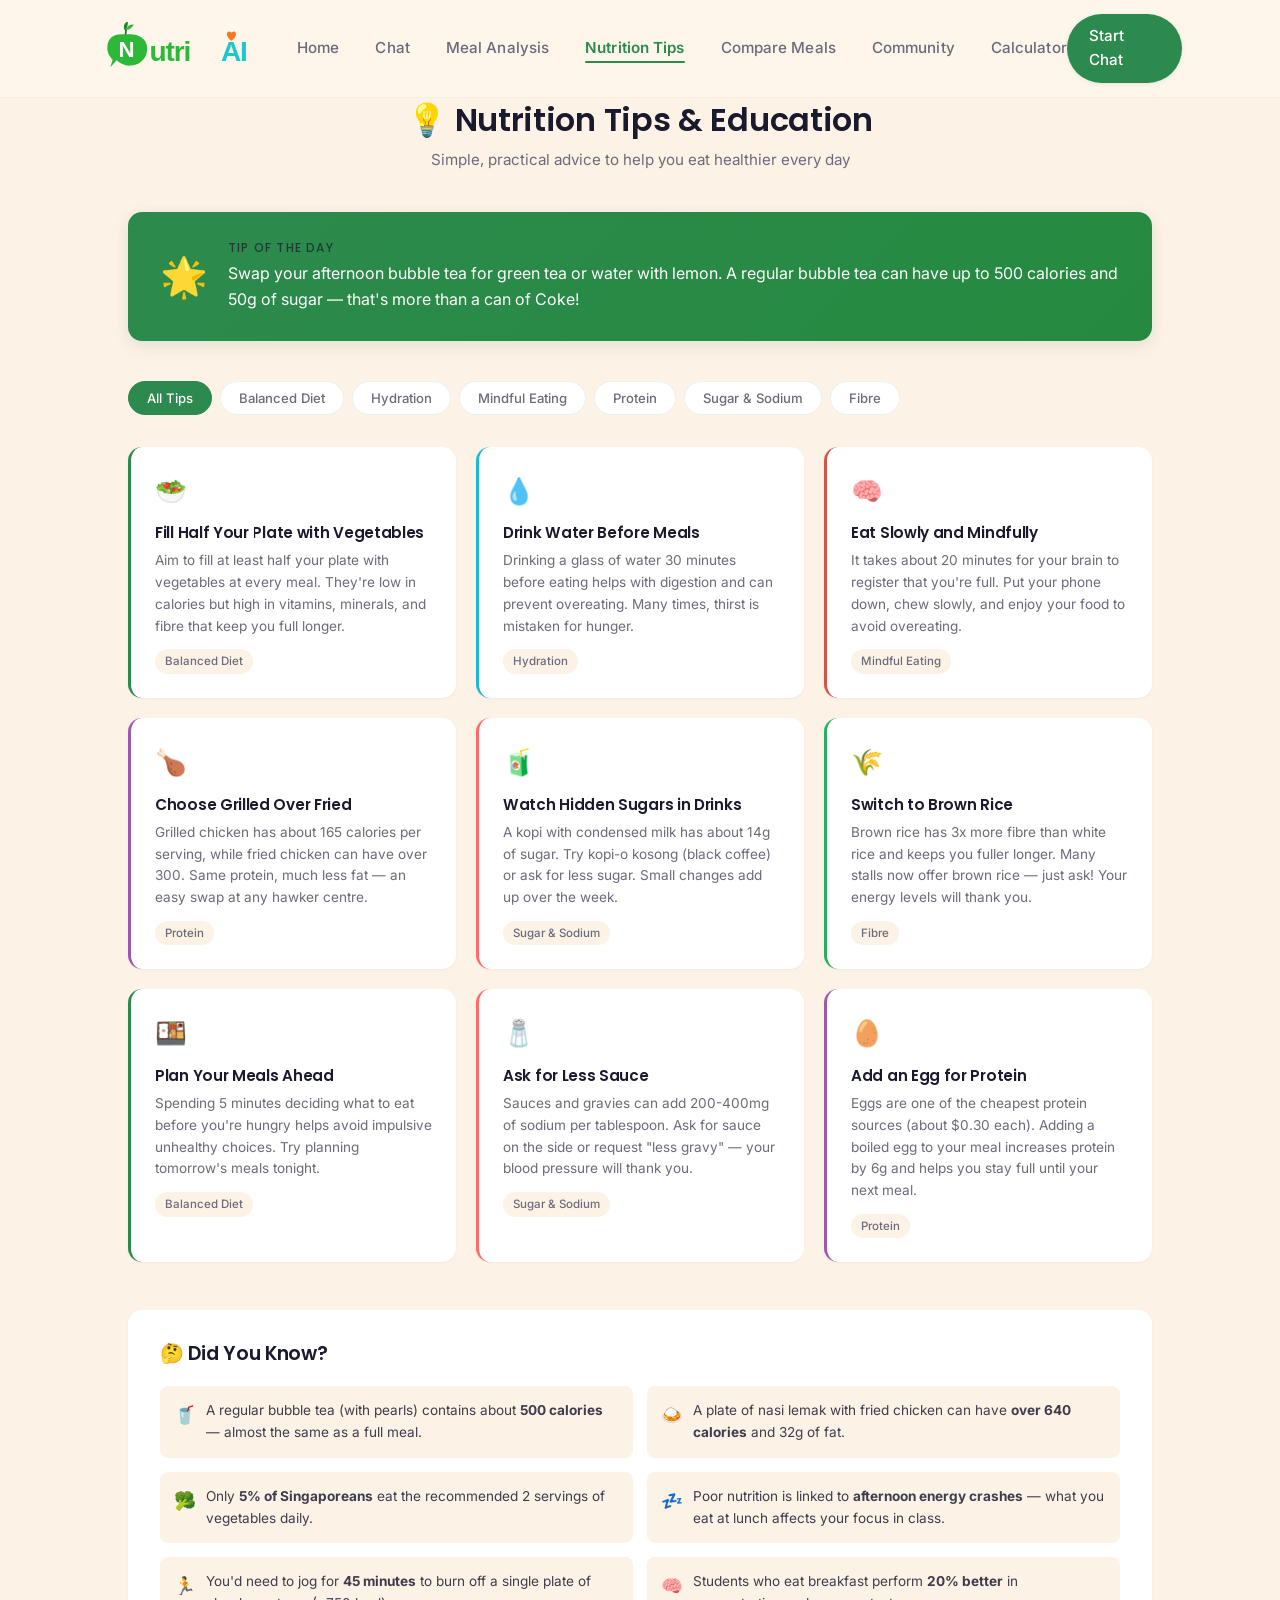
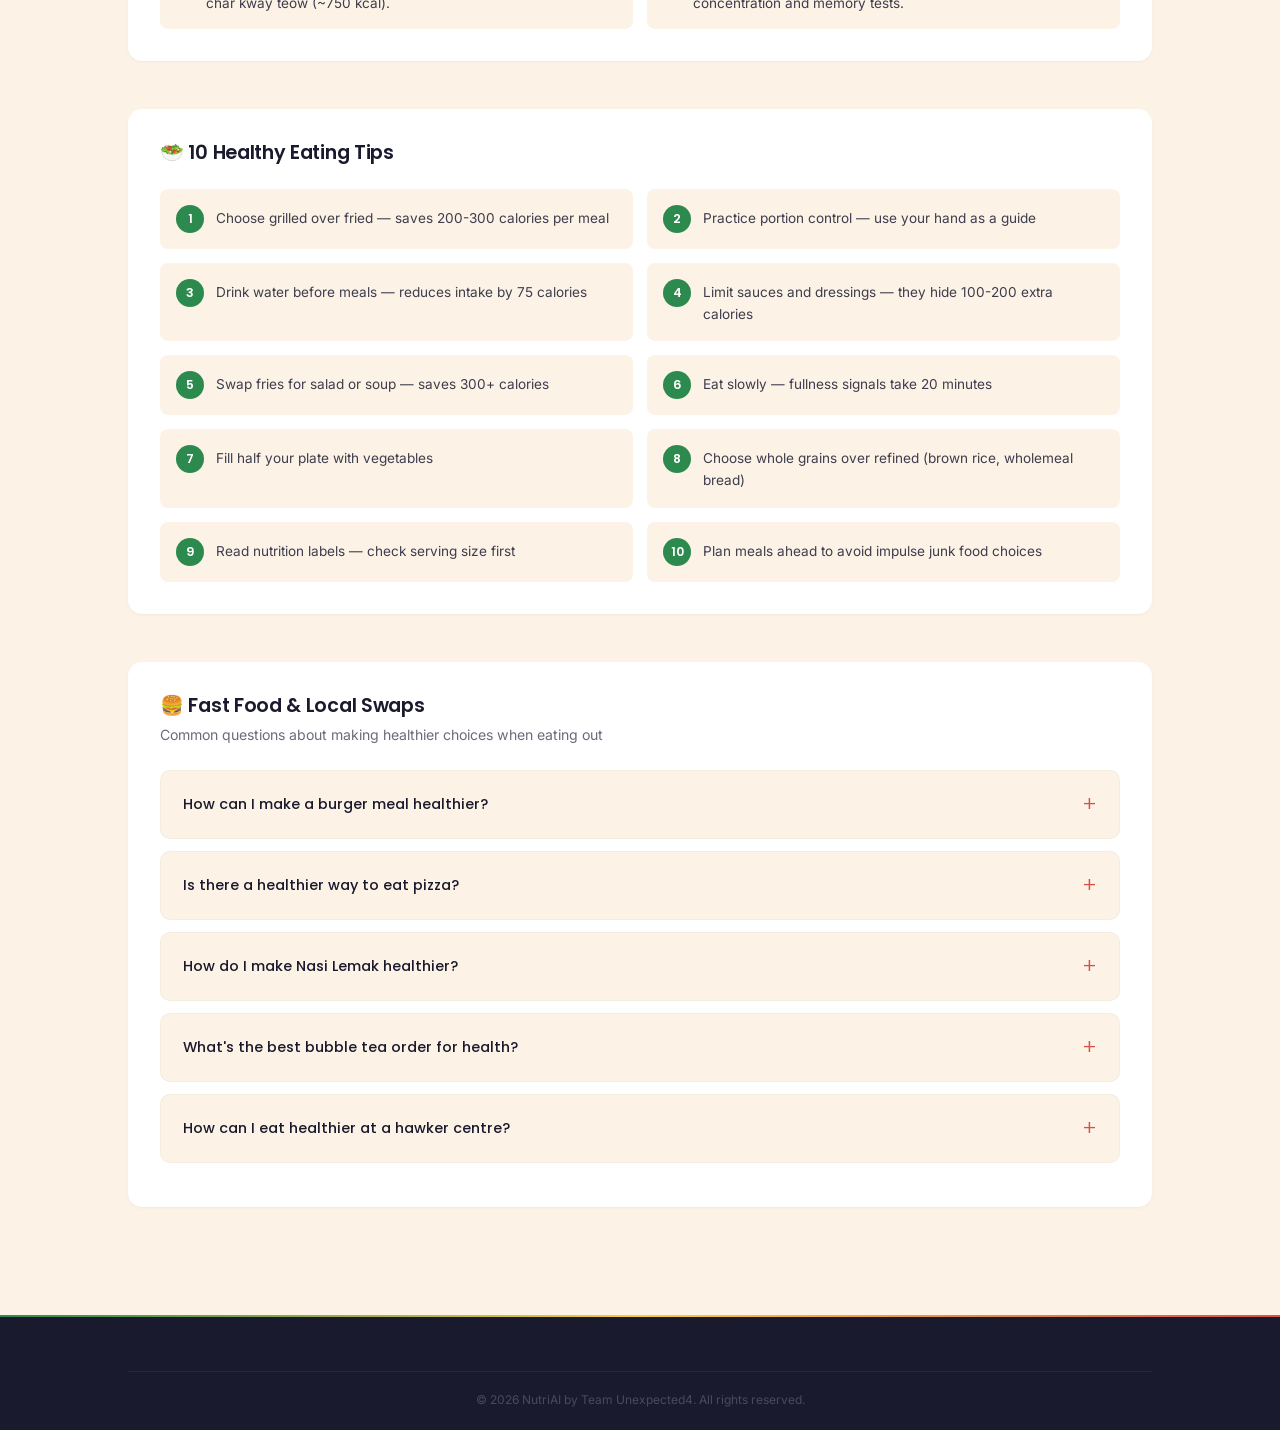
<file: tips.html>
<!DOCTYPE html>
<html lang="en">
<head>
    <meta charset="UTF-8">
    <meta name="viewport" content="width=device-width, initial-scale=1.0">
    <title>NutriAI – Nutrition Tips</title>
    <link rel="preconnect" href="https://fonts.googleapis.com">
    <link rel="preconnect" href="https://fonts.gstatic.com" crossorigin>
    <link href="https://fonts.googleapis.com/css2?family=Inter:wght@300;400;500;600;700&family=Poppins:wght@400;500;600;700&display=swap" rel="stylesheet">
    <link rel="stylesheet" href="css/style.css">
    <link rel="stylesheet" href="css/tips.css">
</head>
<body>
    <!-- Navigation -->
    <nav class="navbar">
        <div class="nav-container">
            <a href="index.html" class="nav-logo">
                <img src="images/logo.svg" alt="NutriAI Logo" class="logo-img">
            </a>
            <ul class="nav-links">
                <li><a href="index.html">Home</a></li>
                <li><a href="chat.html">Chat</a></li>
                <li><a href="meal-analysis.html">Meal Analysis</a></li>
                <li><a href="tips.html" class="active">Nutrition Tips</a></li>
                <li><a href="compare.html">Compare Meals</a></li>
                <li><a href="community.html">Community</a></li>
                <li><a href="calculator.html">Calculator</a></li>
            </ul>
            <a href="chat.html" class="nav-cta">Start Chat</a>
            <button class="nav-toggle" aria-label="Toggle navigation">
                <span></span>
                <span></span>
                <span></span>
            </button>
        </div>
    </nav>

    <!-- Nutrition Tips Page -->
    <section class="tips-page">
        <div class="container">
            <div class="tips-header">
                <h1>💡 Nutrition Tips & Education</h1>
                <p>Simple, practical advice to help you eat healthier every day</p>
            </div>

            <!-- Daily Tip Banner -->
            <div class="daily-tip-banner">
                <span class="daily-tip-icon">🌟</span>
                <div class="daily-tip-content">
                    <h3>Tip of the Day</h3>
                    <p>Swap your afternoon bubble tea for green tea or water with lemon. A regular bubble tea can have up to 500 calories and 50g of sugar — that's more than a can of Coke!</p>
                </div>
            </div>

            <!-- Category Tabs -->
            <div class="tip-categories">
                <button class="tip-category-btn active">All Tips</button>
                <button class="tip-category-btn">Balanced Diet</button>
                <button class="tip-category-btn">Hydration</button>
                <button class="tip-category-btn">Mindful Eating</button>
                <button class="tip-category-btn">Protein</button>
                <button class="tip-category-btn">Sugar & Sodium</button>
                <button class="tip-category-btn">Fibre</button>
            </div>

            <!-- Tips Grid -->
            <div class="tips-grid">
                <div class="tip-card balanced">
                    <div class="tip-card-icon">🥗</div>
                    <h3>Fill Half Your Plate with Vegetables</h3>
                    <p>Aim to fill at least half your plate with vegetables at every meal. They're low in calories but high in vitamins, minerals, and fibre that keep you full longer.</p>
                    <span class="tip-tag">Balanced Diet</span>
                </div>

                <div class="tip-card hydration">
                    <div class="tip-card-icon">💧</div>
                    <h3>Drink Water Before Meals</h3>
                    <p>Drinking a glass of water 30 minutes before eating helps with digestion and can prevent overeating. Many times, thirst is mistaken for hunger.</p>
                    <span class="tip-tag">Hydration</span>
                </div>

                <div class="tip-card mindful">
                    <div class="tip-card-icon">🧠</div>
                    <h3>Eat Slowly and Mindfully</h3>
                    <p>It takes about 20 minutes for your brain to register that you're full. Put your phone down, chew slowly, and enjoy your food to avoid overeating.</p>
                    <span class="tip-tag">Mindful Eating</span>
                </div>

                <div class="tip-card protein">
                    <div class="tip-card-icon">🍗</div>
                    <h3>Choose Grilled Over Fried</h3>
                    <p>Grilled chicken has about 165 calories per serving, while fried chicken can have over 300. Same protein, much less fat — an easy swap at any hawker centre.</p>
                    <span class="tip-tag">Protein</span>
                </div>

                <div class="tip-card sugar">
                    <div class="tip-card-icon">🧃</div>
                    <h3>Watch Hidden Sugars in Drinks</h3>
                    <p>A kopi with condensed milk has about 14g of sugar. Try kopi-o kosong (black coffee) or ask for less sugar. Small changes add up over the week.</p>
                    <span class="tip-tag">Sugar & Sodium</span>
                </div>

                <div class="tip-card fibre">
                    <div class="tip-card-icon">🌾</div>
                    <h3>Switch to Brown Rice</h3>
                    <p>Brown rice has 3x more fibre than white rice and keeps you fuller longer. Many stalls now offer brown rice — just ask! Your energy levels will thank you.</p>
                    <span class="tip-tag">Fibre</span>
                </div>

                <div class="tip-card balanced">
                    <div class="tip-card-icon">🍱</div>
                    <h3>Plan Your Meals Ahead</h3>
                    <p>Spending 5 minutes deciding what to eat before you're hungry helps avoid impulsive unhealthy choices. Try planning tomorrow's meals tonight.</p>
                    <span class="tip-tag">Balanced Diet</span>
                </div>

                <div class="tip-card sugar">
                    <div class="tip-card-icon">🧂</div>
                    <h3>Ask for Less Sauce</h3>
                    <p>Sauces and gravies can add 200-400mg of sodium per tablespoon. Ask for sauce on the side or request "less gravy" — your blood pressure will thank you.</p>
                    <span class="tip-tag">Sugar & Sodium</span>
                </div>

                <div class="tip-card protein">
                    <div class="tip-card-icon">🥚</div>
                    <h3>Add an Egg for Protein</h3>
                    <p>Eggs are one of the cheapest protein sources (about $0.30 each). Adding a boiled egg to your meal increases protein by 6g and helps you stay full until your next meal.</p>
                    <span class="tip-tag">Protein</span>
                </div>
            </div>

            <!-- Did You Know Section -->
            <div class="did-you-know">
                <h2>🤔 Did You Know?</h2>
                <div class="facts-grid">
                    <div class="fact-item">
                        <span class="fact-icon">🥤</span>
                        <span class="fact-text">A regular bubble tea (with pearls) contains about <strong>500 calories</strong> — almost the same as a full meal.</span>
                    </div>
                    <div class="fact-item">
                        <span class="fact-icon">🍛</span>
                        <span class="fact-text">A plate of nasi lemak with fried chicken can have <strong>over 640 calories</strong> and 32g of fat.</span>
                    </div>
                    <div class="fact-item">
                        <span class="fact-icon">🥦</span>
                        <span class="fact-text">Only <strong>5% of Singaporeans</strong> eat the recommended 2 servings of vegetables daily.</span>
                    </div>
                    <div class="fact-item">
                        <span class="fact-icon">💤</span>
                        <span class="fact-text">Poor nutrition is linked to <strong>afternoon energy crashes</strong> — what you eat at lunch affects your focus in class.</span>
                    </div>
                    <div class="fact-item">
                        <span class="fact-icon">🏃</span>
                        <span class="fact-text">You'd need to jog for <strong>45 minutes</strong> to burn off a single plate of char kway teow (~750 kcal).</span>
                    </div>
                    <div class="fact-item">
                        <span class="fact-icon">🧠</span>
                        <span class="fact-text">Students who eat breakfast perform <strong>20% better</strong> in concentration and memory tests.</span>
                    </div>
                </div>
            </div>

            <!-- 10 Healthy Eating Tips -->
            <div class="healthy-tips-section">
                <h2>🥗 10 Healthy Eating Tips</h2>
                <div class="numbered-tips-grid">
                    <div class="numbered-tip">
                        <span class="tip-number">1</span>
                        <p>Choose grilled over fried — saves 200-300 calories per meal</p>
                    </div>
                    <div class="numbered-tip">
                        <span class="tip-number">2</span>
                        <p>Practice portion control — use your hand as a guide</p>
                    </div>
                    <div class="numbered-tip">
                        <span class="tip-number">3</span>
                        <p>Drink water before meals — reduces intake by 75 calories</p>
                    </div>
                    <div class="numbered-tip">
                        <span class="tip-number">4</span>
                        <p>Limit sauces and dressings — they hide 100-200 extra calories</p>
                    </div>
                    <div class="numbered-tip">
                        <span class="tip-number">5</span>
                        <p>Swap fries for salad or soup — saves 300+ calories</p>
                    </div>
                    <div class="numbered-tip">
                        <span class="tip-number">6</span>
                        <p>Eat slowly — fullness signals take 20 minutes</p>
                    </div>
                    <div class="numbered-tip">
                        <span class="tip-number">7</span>
                        <p>Fill half your plate with vegetables</p>
                    </div>
                    <div class="numbered-tip">
                        <span class="tip-number">8</span>
                        <p>Choose whole grains over refined (brown rice, wholemeal bread)</p>
                    </div>
                    <div class="numbered-tip">
                        <span class="tip-number">9</span>
                        <p>Read nutrition labels — check serving size first</p>
                    </div>
                    <div class="numbered-tip">
                        <span class="tip-number">10</span>
                        <p>Plan meals ahead to avoid impulse junk food choices</p>
                    </div>
                </div>
            </div>

            <!-- FAQ Accordion: Fast Food & Local Swaps -->
            <div class="tips-faq-section">
                <h2>🍔 Fast Food & Local Swaps</h2>
                <p class="tips-faq-subtitle">Common questions about making healthier choices when eating out</p>
                <div class="faq-list">
                    <div class="faq-item">
                        <button class="faq-question">
                            <span>How can I make a burger meal healthier?</span>
                            <span class="faq-toggle">+</span>
                        </button>
                        <div class="faq-answer">
                            <p>Skip the fries and soda — swap for grilled chicken burger with water. Saves 400+ calories. Choose single patty, add extra lettuce, and ask for sauce on the side.</p>
                        </div>
                    </div>
                    <div class="faq-item">
                        <button class="faq-question">
                            <span>Is there a healthier way to eat pizza?</span>
                            <span class="faq-toggle">+</span>
                        </button>
                        <div class="faq-answer">
                            <p>Order thin crust, load up on veggie toppings, limit to 2 slices with a side salad. Avoid stuffed crust and processed meats like pepperoni.</p>
                        </div>
                    </div>
                    <div class="faq-item">
                        <button class="faq-question">
                            <span>How do I make Nasi Lemak healthier?</span>
                            <span class="faq-toggle">+</span>
                        </button>
                        <div class="faq-answer">
                            <p>Ask for less sambal (reduces sodium), choose grilled chicken over fried, add extra cucumber, and request less coconut rice. Saves 150-200 calories.</p>
                        </div>
                    </div>
                    <div class="faq-item">
                        <button class="faq-question">
                            <span>What's the best bubble tea order for health?</span>
                            <span class="faq-toggle">+</span>
                        </button>
                        <div class="faq-answer">
                            <p>Order 0% or 25% sugar, swap pearls for aloe vera or konjac jelly, and choose fresh milk over non-dairy creamer. Best: iced green tea with aloe (60 kcal vs 440 kcal).</p>
                        </div>
                    </div>
                    <div class="faq-item">
                        <button class="faq-question">
                            <span>How can I eat healthier at a hawker centre?</span>
                            <span class="faq-toggle">+</span>
                        </button>
                        <div class="faq-answer">
                            <p>Choose soup-based over fried dishes, add vegetables, pick lean proteins (fish, chicken breast), avoid oily rice, and drink plain water instead of sweet drinks.</p>
                        </div>
                    </div>
                </div>
            </div>
        </div>
    </section>

    <!-- Footer -->
    <footer class="footer">
        <div class="container">
            <div class="footer-bottom">
                <p>&copy; 2026 NutriAI by Team Unexpected4. All rights reserved.</p>
            </div>
        </div>
    </footer>

    <script src="js/main.js"></script>
</body>
</html>
</file>
<file: css/style.css>
/* ============================
   NutriAI - Global Styles
   Clean, professional design for young adults (17–20)
   ============================ */

:root {
    --primary-green: #2d8a4e;
    --primary-green-light: #4caf50;
    --secondary-green: #a8d5ba;
    --accent-orange: #d35347;
    --accent-yellow: #f7c948;
    --warm-cream: #fef6ec;
    --warm-cream-dark: #fce4c4;
    --white: #ffffff;
    --light-grey: #fdf2e6;
    --dark-grey: #1a1a2e;
    --text-body: #3d3d4e;
    --text-muted: #6b6b7b;
    --shadow-sm: 0 1px 3px rgba(0, 0, 0, 0.03), 0 1px 2px rgba(0, 0, 0, 0.02);
    --shadow-md: 0 4px 12px rgba(0, 0, 0, 0.05);
    --shadow-lg: 0 8px 24px rgba(0, 0, 0, 0.07);
    --shadow-card: 0 1px 3px rgba(0, 0, 0, 0.02), 0 2px 8px rgba(0, 0, 0, 0.03);
    --radius-sm: 8px;
    --radius-md: 10px;
    --radius-lg: 14px;
    --radius-xl: 18px;
    --radius-full: 50px;
    --transition: all 0.2s ease;
}

/* Dark Mode */
body.dark-mode {
    --warm-cream: #131820;
    --warm-cream-dark: #0f141a;
    --white: #1a2030;
    --light-grey: #151b24;
    --dark-grey: #edf0f5;
    --text-body: #c4cdd8;
    --text-muted: #8892a0;
    --shadow-sm: 0 1px 3px rgba(0, 0, 0, 0.4);
    --shadow-md: 0 4px 12px rgba(0, 0, 0, 0.45);
    --shadow-lg: 0 8px 24px rgba(0, 0, 0, 0.5);
    --shadow-card: 0 1px 3px rgba(0, 0, 0, 0.4);
    color-scheme: dark;
}

body.dark-mode {
    background-color: #131820;
    color: #edf0f5;
}

body.dark-mode .navbar {
    background: rgba(19, 24, 32, 0.95);
    border-bottom-color: rgba(76, 175, 80, 0.1);
}

body.dark-mode .nav-links a {
    color: #8892a0;
}

body.dark-mode .nav-links a:hover,
body.dark-mode .nav-links a.active {
    color: var(--primary-green-light);
}

body.dark-mode .hero {
    background: linear-gradient(160deg, #131820 0%, #1a2030 50%, #131820 100%);
}

body.dark-mode .feature-card,
body.dark-mode .step,
body.dark-mode .testimonial-card,
body.dark-mode .faq-item {
    background: #1a2030;
    border-color: rgba(255, 255, 255, 0.06);
}

body.dark-mode .feature-card:hover {
    background: #1e2438;
}

body.dark-mode .section-header p,
body.dark-mode .feature-card p,
body.dark-mode .step-content p,
body.dark-mode .testimonial-card > p,
body.dark-mode .faq-answer p {
    color: #8892a0;
}

body.dark-mode .faq-question {
    color: #edf0f5;
}

body.dark-mode .floating-card {
    background: #1a2030;
    border-color: rgba(255, 255, 255, 0.06);
}

body.dark-mode .floating-card .card-text {
    color: #edf0f5;
}

body.dark-mode .footer {
    background: #0a0e14;
}

body.dark-mode .form-input {
    background: #1a2030;
    border-color: rgba(255, 255, 255, 0.08);
    color: #edf0f5;
}

body.dark-mode .form-input:focus {
    border-color: var(--primary-green);
    box-shadow: 0 0 0 3px rgba(76, 175, 80, 0.1);
}

body.dark-mode .settings-section,
body.dark-mode .profile-card {
    background: #1a2030;
}

body.dark-mode .toggle-row {
    border-bottom-color: rgba(255, 255, 255, 0.06);
}

body.dark-mode .tag {
    background: rgba(76, 175, 80, 0.12);
    color: #a8d5ba;
}

body.dark-mode .profile-stats {
    border-top-color: rgba(255, 255, 255, 0.06);
}

body.dark-mode .btn-secondary {
    border-color: rgba(168, 213, 186, 0.4);
    color: #c4cdd8;
}

body.dark-mode .btn-secondary:hover {
    border-color: var(--primary-green);
    color: var(--primary-green-light);
}

body.dark-mode .meal-input-card,
body.dark-mode .contact-form-card,
body.dark-mode .info-card,
body.dark-mode .history-empty,
body.dark-mode .analysis-error,
body.dark-mode .health-score-gauge {
    background: #1a2030;
}

body.dark-mode .meal-input-field {
    background: #151b24;
    border-color: rgba(255, 255, 255, 0.08);
    color: #edf0f5;
}

body.dark-mode .meal-input-field:focus {
    border-color: var(--primary-green);
}

body.dark-mode .quick-meal-chip,
body.dark-mode .prompt-chip {
    background: rgba(255, 255, 255, 0.05);
    border-color: rgba(255, 255, 255, 0.08);
    color: #c4cdd8;
}

body.dark-mode .disclaimer-box {
    background: rgba(244, 132, 95, 0.06);
    border-color: rgba(244, 132, 95, 0.15);
}

body.dark-mode .disclaimer-box p {
    color: #c4cdd8;
}

body.dark-mode .problem-card {
    background: #1a2030;
}

body.dark-mode .problem-card:hover {
    background: #1e2438;
}

/* Reset */
*, *::before, *::after {
    margin: 0;
    padding: 0;
    box-sizing: border-box;
}

html {
    scroll-behavior: smooth;
}

body {
    font-family: 'Inter', -apple-system, BlinkMacSystemFont, 'Segoe UI', sans-serif;
    font-size: 15px;
    line-height: 1.6;
    color: var(--text-body);
    background-color: var(--warm-cream);
    overflow-x: hidden;
    -webkit-font-smoothing: antialiased;
    -moz-osx-font-smoothing: grayscale;
}

h1, h2, h3, h4, h5, h6 {
    font-family: 'Poppins', -apple-system, sans-serif;
    font-weight: 600;
    line-height: 1.25;
    color: var(--dark-grey);
    letter-spacing: -0.3px;
}

a {
    text-decoration: none;
    color: inherit;
    transition: var(--transition);
}

ul {
    list-style: none;
}

img {
    max-width: 100%;
    height: auto;
}

/* Container */
.container {
    max-width: 1080px;
    margin: 0 auto;
    padding: 0 28px;
}

/* Section Headers */
.section-header {
    text-align: center;
    margin-bottom: 56px;
}

.section-header h2 {
    font-size: 2.2rem;
    margin-bottom: 12px;
    color: var(--dark-grey);
    letter-spacing: -0.6px;
    font-weight: 700;
}

.section-header p {
    font-size: 1rem;
    color: var(--text-muted);
    max-width: 500px;
    margin: 0 auto;
    font-weight: 400;
    line-height: 1.7;
}

/* Buttons */
.btn {
    display: inline-flex;
    align-items: center;
    justify-content: center;
    padding: 11px 26px;
    border-radius: var(--radius-full);
    font-family: 'Inter', sans-serif;
    font-weight: 500;
    font-size: 0.85rem;
    cursor: pointer;
    transition: var(--transition);
    border: none;
    gap: 6px;
    letter-spacing: 0.1px;
}

.btn-primary {
    background-color: var(--primary-green);
    color: var(--white);
    box-shadow: 0 1px 4px rgba(45, 138, 78, 0.15);
}

.btn-primary:hover {
    background-color: #236b3e;
    transform: translateY(-1px);
    box-shadow: 0 3px 12px rgba(45, 138, 78, 0.2);
}

.btn-secondary {
    background-color: transparent;
    color: var(--text-body);
    border: 1.5px solid rgba(45, 138, 78, 0.25);
}

.btn-secondary:hover {
    border-color: var(--primary-green);
    color: var(--primary-green);
    background: rgba(45, 138, 78, 0.03);
    transform: translateY(-1px);
}

.btn-blue {
    background-color: #1DB8D8;
    color: var(--white);
    box-shadow: 0 1px 4px rgba(29, 184, 216, 0.15);
}

.btn-blue:hover {
    background-color: #17a2bf;
    transform: translateY(-1px);
}

.btn-orange {
    background-color: var(--accent-orange);
    color: var(--white);
    box-shadow: 0 1px 4px rgba(244, 132, 95, 0.15);
}

.btn-orange:hover {
    background-color: #e06b48;
    transform: translateY(-1px);
}

.btn-sm {
    padding: 8px 18px;
    font-size: 0.8rem;
}

.btn-lg {
    padding: 13px 32px;
    font-size: 0.92rem;
}

/* Navigation */
.navbar {
    position: fixed;
    top: 0;
    left: 0;
    right: 0;
    background: rgba(254, 246, 236, 0.88);
    backdrop-filter: blur(20px);
    -webkit-backdrop-filter: blur(20px);
    z-index: 1000;
    padding: 14px 0;
    border-bottom: 1px solid rgba(0, 0, 0, 0.04);
    transition: var(--transition);
}

.navbar.scrolled {
    padding: 11px 0;
    box-shadow: 0 1px 8px rgba(0, 0, 0, 0.03);
}

.nav-container {
    max-width: 1140px;
    margin: 0 auto;
    padding: 0 28px;
    display: flex;
    align-items: center;
    justify-content: space-between;
}

.nav-logo {
    display: flex;
    align-items: center;
}

.logo-img {
    height: 60px;
    width: auto;
}

.nav-links {
    display: flex;
    align-items: center;
    gap: 36px;
    margin: 0 auto;
}

.nav-links a {
    font-size: 0.95rem;
    font-weight: 500;
    color: var(--text-muted);
    position: relative;
    font-family: 'Inter', sans-serif;
    white-space: nowrap;
    letter-spacing: 0.1px;
    transition: color 0.15s ease;
}

.nav-links a:hover {
    color: var(--dark-grey);
}

.nav-links a.active {
    color: var(--primary-green);
    font-weight: 600;
}

.nav-links a.active::after {
    content: '';
    position: absolute;
    bottom: -6px;
    left: 0;
    right: 0;
    height: 2px;
    background: var(--primary-green);
    border-radius: 1px;
}

.nav-cta {
    background-color: var(--primary-green);
    color: var(--white);
    padding: 10px 22px;
    border-radius: var(--radius-full);
    font-weight: 500;
    font-size: 0.95rem;
    font-family: 'Inter', sans-serif;
    box-shadow: 0 1px 4px rgba(45, 138, 78, 0.15);
    transition: var(--transition);
}

.nav-cta:hover {
    background-color: #236b3e;
    transform: translateY(-1px);
    box-shadow: 0 3px 10px rgba(45, 138, 78, 0.2);
}

.nav-right {
    display: flex;
    align-items: center;
    gap: 12px;
}

.nav-profile {
    width: 42px;
    height: 42px;
    border-radius: 50%;
    background: rgba(45, 138, 78, 0.08);
    border: 2px solid var(--primary-green);
    display: flex;
    align-items: center;
    justify-content: center;
    font-size: 1.2rem;
    transition: var(--transition);
}

.nav-profile:hover {
    background: rgba(45, 138, 78, 0.15);
    transform: translateY(-1px);
    box-shadow: 0 3px 10px rgba(45, 138, 78, 0.15);
}

.nav-toggle {
    display: none;
    flex-direction: column;
    gap: 5px;
    background: none;
    border: none;
    cursor: pointer;
    padding: 4px;
}

.nav-toggle span {
    width: 20px;
    height: 2px;
    background: var(--dark-grey);
    border-radius: 2px;
    transition: var(--transition);
}

/* Footer */
.footer {
    background: #1a1a2e;
    color: var(--white);
    padding: 56px 0 20px;
    position: relative;
}

.footer::before {
    content: '';
    position: absolute;
    top: 0;
    left: 0;
    right: 0;
    height: 2px;
    background: linear-gradient(90deg, var(--primary-green), var(--accent-yellow), var(--accent-orange));
}

.footer-grid {
    display: grid;
    grid-template-columns: 2fr 1fr 1fr 1.5fr;
    gap: 36px;
    margin-bottom: 36px;
}

.footer-brand p {
    color: #6b6b7b;
    margin-top: 12px;
    font-size: 0.82rem;
    line-height: 1.7;
}

.footer-logo {
    display: flex;
    align-items: center;
}

.footer-logo .logo-img {
    height: 30px;
    width: auto;
}

.footer-logo-img {
    filter: none;
}

.footer-links h4,
.footer-contact h4 {
    font-size: 0.82rem;
    margin-bottom: 14px;
    color: rgba(255, 255, 255, 0.9);
    font-family: 'Poppins', sans-serif;
    font-weight: 500;
    text-transform: uppercase;
    letter-spacing: 0.5px;
}

.footer-links ul li {
    margin-bottom: 8px;
}

.footer-links ul li a {
    color: #6b6b7b;
    font-size: 0.82rem;
    transition: var(--transition);
}

.footer-links ul li a:hover {
    color: var(--white);
}

.footer-contact p {
    color: #6b6b7b;
    font-size: 0.82rem;
    margin-bottom: 6px;
}

.footer-social {
    display: flex;
    gap: 10px;
    margin-top: 14px;
}

.footer-social a {
    font-size: 1rem;
    opacity: 0.5;
    transition: var(--transition);
}

.footer-social a:hover {
    opacity: 1;
}

.footer-bottom {
    border-top: 1px solid rgba(255, 255, 255, 0.06);
    padding-top: 18px;
    text-align: center;
}

.footer-bottom p {
    color: #4a4a5a;
    font-size: 0.75rem;
}

/* Scroll animations */
.animate-on-scroll {
    opacity: 0;
    transform: translateY(12px);
    transition: opacity 0.4s ease, transform 0.4s ease;
}

.animate-on-scroll.visible {
    opacity: 1;
    transform: translateY(0);
}

/* Responsive */
@media (max-width: 1024px) {
    .footer-grid {
        grid-template-columns: 1fr 1fr;
    }
}

@media (max-width: 768px) {
    .nav-links {
        display: none;
        position: absolute;
        top: 100%;
        left: 0;
        right: 0;
        background: var(--warm-cream);
        flex-direction: column;
        padding: 20px 28px;
        box-shadow: var(--shadow-md);
        gap: 14px;
        border-bottom: 1px solid rgba(0, 0, 0, 0.04);
    }

    .nav-links.active {
        display: flex;
    }

    .nav-cta {
        display: none;
    }

    .nav-toggle {
        display: flex;
    }

    .section-header h2 {
        font-size: 1.6rem;
    }

    .footer-grid {
        grid-template-columns: 1fr;
        gap: 24px;
    }
}
</file>
<file: css/landing.css>
/* ============================
   Landing Page Styles
   Premium modern design — Notion/Headspace/Calm inspired
   Clean, trustworthy, minimal
   ============================ */

/* ---- Fade-in Animations ---- */
@keyframes fadeInUp {
    from { opacity: 0; transform: translateY(24px); }
    to { opacity: 1; transform: translateY(0); }
}

@keyframes fadeInScale {
    from { opacity: 0; transform: scale(0.96); }
    to { opacity: 1; transform: scale(1); }
}

@keyframes heroFloat {
    0%, 100% { transform: translateY(0); }
    50% { transform: translateY(-12px); }
}

@keyframes heroPulse {
    0%, 100% { transform: translate(-50%, -50%) scale(1); opacity: 0.35; }
    50% { transform: translate(-50%, -50%) scale(1.06); opacity: 0.55; }
}

@keyframes shimmer {
    0% { background-position: -200% center; }
    100% { background-position: 200% center; }
}

/* ---- Hero Section ---- */
.hero {
    padding: 160px 0 120px;
    background: linear-gradient(165deg, #fef6ec 0%, #fce4c4 40%, #fdf2e6 70%, #fef6ec 100%);
    min-height: 92vh;
    display: flex;
    align-items: center;
    position: relative;
    overflow: hidden;
}

/* Subtle depth blurs */
.hero::before {
    content: '';
    position: absolute;
    top: -120px;
    right: -80px;
    width: 500px;
    height: 500px;
    background: radial-gradient(circle, rgba(45, 138, 78, 0.06) 0%, transparent 65%);
    border-radius: 50%;
    filter: blur(40px);
}

.hero::after {
    content: '';
    position: absolute;
    bottom: -100px;
    left: -60px;
    width: 420px;
    height: 420px;
    background: radial-gradient(circle, rgba(211, 83, 71, 0.05) 0%, transparent 65%);
    border-radius: 50%;
    filter: blur(50px);
}

.hero-container {
    max-width: 1140px;
    margin: 0 auto;
    padding: 0 36px;
    display: grid;
    grid-template-columns: 1.15fr 0.85fr;
    gap: 64px;
    align-items: center;
    position: relative;
    z-index: 1;
}

/* ---- Hero Content (Left) ---- */
.hero-content {
    animation: fadeInUp 0.8s ease both;
}

.hero-problem {
    margin-bottom: 18px;
}

.hero-badge {
    display: inline-flex;
    align-items: center;
    gap: 8px;
    padding: 7px 16px;
    background: rgba(45, 138, 78, 0.06);
    border: 1px solid rgba(45, 138, 78, 0.12);
    border-radius: var(--radius-full);
    font-size: 0.78rem;
    font-weight: 500;
    color: var(--primary-green);
    font-family: 'Inter', sans-serif;
    letter-spacing: 0.3px;
    backdrop-filter: blur(8px);
}

.hero-title {
    font-size: 3.4rem;
    font-weight: 700;
    margin-bottom: 20px;
    color: var(--dark-grey);
    font-family: 'Poppins', sans-serif;
    letter-spacing: -1.5px;
    line-height: 1.1;
}

.hero-title span {
    color: var(--primary-green);
    position: relative;
    display: inline-block;
}

.hero-title span::after {
    content: '';
    position: absolute;
    bottom: 4px;
    left: 0;
    right: 0;
    height: 3px;
    background: linear-gradient(90deg, var(--primary-green), var(--secondary-green));
    border-radius: 2px;
    opacity: 0.5;
}

.hero-subtitle {
    font-size: 1.08rem;
    color: var(--text-muted);
    margin-bottom: 36px;
    line-height: 1.8;
    max-width: 460px;
    font-weight: 400;
}

.hero-buttons {
    display: flex;
    gap: 14px;
    flex-wrap: wrap;
    align-items: center;
}

.hero-buttons .btn-primary {
    padding: 14px 32px;
    font-size: 0.95rem;
    font-weight: 600;
    box-shadow: 0 4px 16px rgba(45, 138, 78, 0.25);
    transition: all 0.25s ease;
}

.hero-buttons .btn-primary:hover {
    box-shadow: 0 6px 24px rgba(45, 138, 78, 0.35);
    transform: translateY(-2px);
}

.hero-buttons .btn-secondary {
    padding: 14px 28px;
    font-size: 0.92rem;
}

/* ---- Hero Illustration (Right) — Chat Preview ---- */
.hero-illustration {
    display: flex;
    justify-content: center;
    align-items: center;
    animation: fadeInScale 1s ease 0.3s both;
}

.hero-preview-wrapper {
    position: relative;
    width: 400px;
    padding: 20px 0;
}

/* Chat Preview Card */
.hero-chat-preview {
    display: block;
    background: var(--white);
    border-radius: 18px;
    box-shadow: 0 8px 40px rgba(0, 0, 0, 0.07), 0 2px 8px rgba(0, 0, 0, 0.03);
    border: 1px solid rgba(0, 0, 0, 0.05);
    overflow: hidden;
    position: relative;
    z-index: 2;
    text-decoration: none;
    transition: all 0.3s ease;
    animation: fadeInUp 0.9s ease 0.5s both;
}

.hero-chat-preview:hover {
    transform: translateY(-4px);
    box-shadow: 0 12px 48px rgba(45, 138, 78, 0.1), 0 4px 12px rgba(0, 0, 0, 0.04);
}

/* Chat window header (macOS dots) */
.chat-preview-header {
    display: flex;
    align-items: center;
    gap: 6px;
    padding: 12px 18px;
    background: var(--light-grey);
    border-bottom: 1px solid rgba(0, 0, 0, 0.04);
}

.chat-preview-dot {
    width: 8px;
    height: 8px;
    border-radius: 50%;
    background: #ddd;
}

.chat-preview-dot:nth-child(1) { background: #ff605c; }
.chat-preview-dot:nth-child(2) { background: #ffbd44; }
.chat-preview-dot:nth-child(3) { background: #00ca4e; }

.chat-preview-title {
    margin-left: 10px;
    font-family: 'Inter', sans-serif;
    font-size: 0.75rem;
    font-weight: 600;
    color: var(--text-muted);
}

/* Chat body */
.chat-preview-body {
    padding: 20px 18px;
    display: flex;
    flex-direction: column;
    gap: 14px;
}

.preview-msg {
    display: flex;
    gap: 8px;
}

.preview-msg-user {
    justify-content: flex-end;
}

.preview-msg-ai {
    align-items: flex-start;
}

.preview-avatar {
    width: 28px;
    height: 28px;
    border-radius: 50%;
    background: linear-gradient(135deg, var(--primary-green), #3ca55e);
    display: flex;
    align-items: center;
    justify-content: center;
    font-size: 0.75rem;
    flex-shrink: 0;
}

.preview-bubble {
    border-radius: 14px;
    padding: 10px 14px;
    font-family: 'Inter', sans-serif;
    font-size: 0.8rem;
    line-height: 1.5;
    max-width: 85%;
}

.preview-bubble-user {
    background: var(--primary-green);
    color: white;
    border-bottom-right-radius: 4px;
    font-weight: 500;
}

.preview-bubble-ai {
    background: var(--light-grey);
    color: var(--text-body);
    border-bottom-left-radius: 4px;
    border: 1px solid rgba(0, 0, 0, 0.04);
}

.preview-ai-title {
    font-weight: 600;
    font-size: 0.82rem;
    color: var(--dark-grey);
    margin-bottom: 10px;
}

.preview-stats-row {
    display: flex;
    gap: 6px;
    margin-bottom: 10px;
}

.preview-stat {
    flex: 1;
    text-align: center;
    padding: 6px 4px;
    background: var(--white);
    border-radius: 8px;
    border: 1px solid rgba(0, 0, 0, 0.04);
}

.preview-stat-val {
    display: block;
    font-family: 'Poppins', sans-serif;
    font-size: 0.78rem;
    font-weight: 700;
    color: var(--primary-green);
    line-height: 1.3;
}

.preview-stat-lbl {
    font-size: 0.58rem;
    color: var(--text-muted);
    text-transform: uppercase;
    letter-spacing: 0.3px;
    font-weight: 500;
}

.preview-recs {
    display: flex;
    flex-direction: column;
    gap: 3px;
}

.preview-recs span {
    font-size: 0.73rem;
    color: var(--text-body);
    line-height: 1.5;
}

/* Chat input footer */
.chat-preview-footer {
    display: flex;
    align-items: center;
    padding: 10px 18px;
    border-top: 1px solid rgba(0, 0, 0, 0.04);
    gap: 10px;
}

.chat-preview-input {
    flex: 1;
    font-size: 0.75rem;
    color: var(--text-muted);
    font-family: 'Inter', sans-serif;
}

.chat-preview-send {
    width: 26px;
    height: 26px;
    background: var(--primary-green);
    color: white;
    border-radius: 50%;
    display: flex;
    align-items: center;
    justify-content: center;
    font-size: 0.75rem;
    font-weight: 700;
}

/* CTA link below card */
.chat-preview-cta {
    text-align: center;
    padding: 10px 18px;
    font-size: 0.78rem;
    font-weight: 600;
    color: var(--primary-green);
    font-family: 'Inter', sans-serif;
    background: rgba(45, 138, 78, 0.03);
    border-top: 1px solid rgba(45, 138, 78, 0.08);
    transition: background 0.2s ease;
}

.hero-chat-preview:hover .chat-preview-cta {
    background: rgba(45, 138, 78, 0.06);
}

/* Floating Glassmorphism Cards */
.hero-float-card {
    position: absolute;
    background: rgba(45, 138, 78, 0.08);
    backdrop-filter: blur(12px);
    -webkit-backdrop-filter: blur(12px);
    padding: 10px 16px;
    border-radius: 10px;
    box-shadow: 0 4px 16px rgba(45, 138, 78, 0.08);
    border: 1px solid rgba(45, 138, 78, 0.15);
    font-family: 'Inter', sans-serif;
    font-size: 0.76rem;
    font-weight: 600;
    color: var(--primary-green);
    display: flex;
    align-items: center;
    gap: 6px;
    z-index: 3;
    animation: heroFloat 5s ease-in-out infinite;
    white-space: nowrap;
}

.hero-float-card span {
    font-size: 1rem;
}

.float-1 {
    top: 10px;
    right: -15px;
    animation-delay: 0s;
}

.float-2 {
    top: 45%;
    left: -35px;
    animation-delay: 1.2s;
}

.float-3 {
    bottom: 10px;
    right: -10px;
    animation-delay: 0.6s;
}

/* ---- Section Shared ---- */
.popular-questions,
.quick-analysis,
.how-it-works,
.featured-tip,
.features,
.faq,
.disclaimer-section {
    position: relative;
}

/* ---- Popular Questions ---- */
.popular-questions {
    padding: 110px 0;
    background: var(--white);
}

.questions-grid {
    display: grid;
    grid-template-columns: repeat(3, 1fr);
    gap: 16px;
}

.question-card {
    display: flex;
    align-items: center;
    gap: 14px;
    padding: 20px 22px;
    background: var(--light-grey);
    border-radius: 14px;
    border: 1.5px solid transparent;
    transition: all 0.25s ease;
    cursor: pointer;
    text-decoration: none;
}

.question-card:hover {
    background: var(--white);
    border-color: var(--primary-green);
    transform: translateY(-3px);
    box-shadow: 0 8px 24px rgba(45, 138, 78, 0.08);
}

.question-icon {
    font-size: 1.5rem;
    flex-shrink: 0;
    width: 42px;
    height: 42px;
    display: flex;
    align-items: center;
    justify-content: center;
    background: rgba(45, 138, 78, 0.06);
    border-radius: 10px;
}

.question-text {
    flex: 1;
    font-size: 0.9rem;
    font-weight: 500;
    color: var(--dark-grey);
    line-height: 1.4;
}

.question-arrow {
    font-size: 1.1rem;
    color: var(--primary-green);
    opacity: 0;
    transition: all 0.25s ease;
    font-weight: 600;
}

.question-card:hover .question-arrow {
    opacity: 1;
    transform: translateX(4px);
}

/* ---- Quick Meal Analysis ---- */
.quick-analysis {
    padding: 90px 0;
    background: linear-gradient(180deg, #fdf2e6 0%, #fef6ec 100%);
}

.meal-chips {
    display: flex;
    flex-wrap: wrap;
    gap: 12px;
    justify-content: center;
}

.meal-chip {
    display: inline-flex;
    align-items: center;
    gap: 8px;
    padding: 14px 24px;
    background: var(--white);
    border: 1.5px solid rgba(45, 138, 78, 0.12);
    border-radius: var(--radius-full);
    font-size: 0.9rem;
    font-weight: 500;
    color: var(--dark-grey);
    cursor: pointer;
    transition: all 0.25s ease;
    text-decoration: none;
    font-family: 'Inter', sans-serif;
    box-shadow: 0 2px 8px rgba(0,0,0,0.02);
}

.meal-chip:hover {
    border-color: var(--primary-green);
    background: rgba(45, 138, 78, 0.04);
    color: var(--primary-green);
    transform: translateY(-3px);
    box-shadow: 0 6px 20px rgba(45, 138, 78, 0.1);
}

/* ---- How It Works ---- */
.how-it-works {
    padding: 110px 0;
    background: var(--white);
}

.steps {
    display: flex;
    align-items: center;
    justify-content: center;
    gap: 18px;
    flex-wrap: wrap;
}

.step {
    background: var(--light-grey);
    padding: 36px 26px;
    border-radius: 16px;
    text-align: center;
    box-shadow: 0 2px 12px rgba(0,0,0,0.02);
    flex: 1;
    min-width: 220px;
    max-width: 270px;
    transition: all 0.25s ease;
    border: 1.5px solid transparent;
}

.step:hover {
    transform: translateY(-4px);
    box-shadow: 0 8px 28px rgba(0,0,0,0.05);
    border-color: rgba(45, 138, 78, 0.1);
    background: var(--white);
}

.step-number {
    width: 44px;
    height: 44px;
    background: linear-gradient(135deg, var(--primary-green), #3ca55e);
    color: var(--white);
    border-radius: 50%;
    display: flex;
    align-items: center;
    justify-content: center;
    font-family: 'Poppins', sans-serif;
    font-weight: 700;
    font-size: 1.05rem;
    margin: 0 auto 16px;
    box-shadow: 0 4px 12px rgba(45, 138, 78, 0.2);
}

.step-content h3 {
    font-size: 0.95rem;
    margin-bottom: 6px;
    font-weight: 600;
    color: var(--dark-grey);
}

.step-content p {
    font-size: 0.84rem;
    color: var(--text-muted);
    line-height: 1.7;
}

.step-connector {
    display: flex;
    align-items: center;
    opacity: 0.6;
}

.step-connector svg path {
    stroke: var(--primary-green);
}

/* ---- Featured Tip ---- */
.featured-tip {
    padding: 80px 0;
    background: var(--warm-cream);
}

.tip-card {
    display: flex;
    align-items: center;
    gap: 32px;
    padding: 40px 48px;
    background: linear-gradient(135deg, rgba(45, 138, 78, 0.03), rgba(168, 213, 186, 0.1));
    border: 1.5px solid rgba(45, 138, 78, 0.1);
    border-radius: 20px;
    transition: all 0.3s ease;
    position: relative;
    overflow: hidden;
}

.tip-card::before {
    content: '';
    position: absolute;
    top: -50px;
    right: -50px;
    width: 180px;
    height: 180px;
    background: radial-gradient(circle, rgba(45, 138, 78, 0.04) 0%, transparent 70%);
    border-radius: 50%;
}

.tip-card:hover {
    box-shadow: 0 8px 32px rgba(45, 138, 78, 0.08);
    transform: translateY(-2px);
}

.tip-icon {
    font-size: 3.5rem;
    flex-shrink: 0;
}

.tip-content h3 {
    font-size: 1.15rem;
    color: var(--dark-grey);
    margin-bottom: 8px;
    font-weight: 600;
}

.tip-content p {
    font-size: 0.92rem;
    color: var(--text-muted);
    line-height: 1.8;
    margin-bottom: 18px;
}

/* ---- Features Section ---- */
.features {
    padding: 110px 0;
    background: linear-gradient(180deg, #fdf2e6 0%, #fef6ec 100%);
}

.features-grid {
    display: grid;
    grid-template-columns: repeat(3, 1fr);
    gap: 20px;
}

.feature-card {
    background: var(--white);
    padding: 32px 24px;
    border-radius: 16px;
    text-align: center;
    transition: all 0.25s ease;
    border: 1.5px solid rgba(0, 0, 0, 0.03);
    position: relative;
    overflow: hidden;
}

.feature-card::before {
    content: '';
    position: absolute;
    top: 0;
    left: 0;
    right: 0;
    height: 3px;
    background: linear-gradient(90deg, var(--primary-green), var(--secondary-green));
    opacity: 0;
    transition: opacity 0.25s ease;
}

.feature-card:hover {
    transform: translateY(-4px);
    box-shadow: 0 8px 28px rgba(0, 0, 0, 0.05);
    border-color: rgba(45, 138, 78, 0.1);
}

.feature-card:hover::before {
    opacity: 1;
}

.feature-icon {
    font-size: 2rem;
    margin-bottom: 14px;
    display: inline-block;
}

.feature-card h3 {
    font-size: 0.95rem;
    margin-bottom: 8px;
    color: var(--dark-grey);
    font-weight: 600;
}

.feature-card p {
    font-size: 0.85rem;
    color: var(--text-muted);
    line-height: 1.7;
}

/* ---- FAQ ---- */
.faq {
    padding: 110px 0;
    background: var(--white);
}

.faq-list {
    max-width: 700px;
    margin: 0 auto;
}

.faq-item {
    background: var(--light-grey);
    border-radius: 12px;
    margin-bottom: 14px;
    overflow: hidden;
    border: 1.5px solid transparent;
    transition: all 0.25s ease;
}

.faq-item:hover {
    border-color: rgba(45, 138, 78, 0.12);
    box-shadow: 0 4px 16px rgba(0,0,0,0.03);
}

.faq-item.active {
    border-color: var(--primary-green);
    box-shadow: 0 6px 24px rgba(45, 138, 78, 0.08);
    background: var(--white);
}

.faq-question {
    width: 100%;
    padding: 20px 24px;
    display: flex;
    justify-content: space-between;
    align-items: center;
    background: none;
    border: none;
    cursor: pointer;
    font-family: 'Poppins', sans-serif;
    font-weight: 500;
    font-size: 0.92rem;
    color: var(--dark-grey);
    text-align: left;
    transition: color 0.2s ease;
}

.faq-question:hover {
    color: var(--primary-green);
}

.faq-toggle {
    font-size: 1.4rem;
    font-weight: 300;
    color: var(--primary-green);
    transition: transform 0.3s ease;
    width: 28px;
    height: 28px;
    display: flex;
    align-items: center;
    justify-content: center;
    border-radius: 50%;
    background: rgba(45, 138, 78, 0.06);
}

.faq-item.active .faq-toggle {
    transform: rotate(45deg);
    background: rgba(45, 138, 78, 0.12);
}

.faq-answer {
    max-height: 0;
    overflow: hidden;
    transition: max-height 0.35s ease, padding 0.35s ease;
}

.faq-item.active .faq-answer {
    max-height: 220px;
    padding: 0 24px 20px;
}

.faq-answer p {
    font-size: 0.9rem;
    color: var(--text-muted);
    line-height: 1.8;
}

/* ---- Disclaimer ---- */
.disclaimer-section {
    padding: 40px 0;
    background: var(--warm-cream);
}

.disclaimer-box {
    display: flex;
    align-items: flex-start;
    gap: 16px;
    padding: 22px 28px;
    background: rgba(211, 83, 71, 0.04);
    border: 1px solid rgba(211, 83, 71, 0.12);
    border-radius: 12px;
    border-left: 4px solid var(--accent-orange);
}

.disclaimer-icon {
    font-size: 1.3rem;
    flex-shrink: 0;
    margin-top: 2px;
}

.disclaimer-box p {
    font-size: 0.86rem;
    color: var(--text-muted);
    line-height: 1.7;
}

.disclaimer-box p strong {
    color: var(--dark-grey);
}

/* ---- Legacy sections (kept for compatibility) ---- */
.problem-section {
    padding: 110px 0;
    background: var(--white);
}

.problem-grid {
    display: grid;
    grid-template-columns: repeat(3, 1fr);
    gap: 20px;
}

.problem-card {
    background: var(--light-grey);
    padding: 32px 24px;
    border-radius: 16px;
    text-align: center;
    transition: all 0.25s ease;
    border: 1.5px solid transparent;
}

.problem-card:hover {
    transform: translateY(-4px);
    box-shadow: 0 8px 28px rgba(0,0,0,0.05);
    background: var(--white);
    border-color: rgba(45, 138, 78, 0.08);
}

.problem-icon {
    font-size: 2rem;
    margin-bottom: 14px;
}

.problem-card h3 {
    font-size: 0.95rem;
    margin-bottom: 8px;
    color: var(--dark-grey);
    font-weight: 600;
}

.problem-card p {
    font-size: 0.85rem;
    color: var(--text-muted);
    line-height: 1.7;
}

.approach-section {
    padding: 80px 0;
    background: var(--light-grey);
    text-align: center;
}

.approach-section .section-header h2 {
    margin-bottom: 8px;
}

.approach-section .section-header p {
    font-size: 1.05rem;
    color: var(--text-body);
    max-width: 560px;
    margin: 0 auto;
    line-height: 1.8;
}

.testimonials {
    padding: 110px 0;
    background: var(--white);
}

.testimonials-grid {
    display: grid;
    grid-template-columns: repeat(3, 1fr);
    gap: 20px;
}

.testimonial-card {
    background: var(--light-grey);
    padding: 28px;
    border-radius: 16px;
    transition: all 0.25s ease;
    border: 1.5px solid transparent;
}

.testimonial-card:hover {
    transform: translateY(-4px);
    box-shadow: 0 8px 28px rgba(0,0,0,0.05);
    background: var(--white);
    border-color: rgba(45, 138, 78, 0.08);
}

.testimonial-stars {
    margin-bottom: 14px;
    font-size: 0.9rem;
}

.testimonial-card > p {
    font-size: 0.88rem;
    color: var(--text-body);
    line-height: 1.8;
    margin-bottom: 20px;
}

.testimonial-author {
    display: flex;
    align-items: center;
    gap: 12px;
}

.author-avatar {
    width: 36px;
    height: 36px;
    background: linear-gradient(135deg, var(--primary-green), var(--secondary-green));
    color: var(--white);
    border-radius: 50%;
    display: flex;
    align-items: center;
    justify-content: center;
    font-weight: 600;
    font-size: 0.8rem;
}

.author-info strong {
    display: block;
    font-size: 0.82rem;
    color: var(--dark-grey);
}

.author-info span {
    font-size: 0.74rem;
    color: var(--text-muted);
}

/* ---- Responsive ---- */
@media (max-width: 1024px) {
    .hero-container {
        grid-template-columns: 1fr;
        text-align: center;
        gap: 40px;
    }

    .hero-subtitle {
        max-width: 100%;
        margin-left: auto;
        margin-right: auto;
    }

    .hero-buttons {
        justify-content: center;
    }

    .hero-illustration {
        display: none;
    }

    .features-grid {
        grid-template-columns: repeat(2, 1fr);
    }

    .testimonials-grid {
        grid-template-columns: 1fr;
    }

    .questions-grid {
        grid-template-columns: repeat(2, 1fr);
    }
}

@media (max-width: 768px) {
    .hero {
        padding: 130px 0 70px;
        min-height: auto;
    }

    .hero-title {
        font-size: 2.4rem;
        letter-spacing: -1px;
    }

    .hero-subtitle {
        font-size: 0.98rem;
    }

    .hero-buttons .btn-primary {
        padding: 12px 26px;
        font-size: 0.9rem;
    }

    .features-grid {
        grid-template-columns: 1fr;
    }

    .steps {
        flex-direction: column;
    }

    .step-connector {
        transform: rotate(90deg);
    }

    .step {
        max-width: 100%;
    }

    .problem-grid {
        grid-template-columns: 1fr;
    }

    .disclaimer-box {
        flex-direction: column;
        gap: 10px;
    }

    .questions-grid {
        grid-template-columns: 1fr;
    }

    .meal-chips {
        justify-content: center;
    }

    .tip-card {
        flex-direction: column;
        text-align: center;
        padding: 28px 24px;
        gap: 18px;
    }

    .popular-questions,
    .features,
    .how-it-works,
    .faq {
        padding: 72px 0;
    }
}
</file>
<file: css/calculator.css>
/* ============================
   NutriAI - BMI & Calorie Calculator
   ============================ */

.calculator-page {
    padding-top: 100px;
    min-height: 100vh;
}

/* Page Header */
.calculator-hero {
    text-align: center;
    padding: 60px 0 40px;
}

.calculator-hero h1 {
    font-size: 2.5rem;
    color: var(--dark-grey);
    margin-bottom: 12px;
}

.calculator-hero p {
    font-size: 1.1rem;
    color: var(--text-muted);
    max-width: 550px;
    margin: 0 auto;
}

/* Calculator Layout */
.calculator-grid {
    display: grid;
    grid-template-columns: 1fr 1fr;
    gap: 32px;
    margin-bottom: 60px;
}

/* Input Card */
.calc-input-card {
    background: var(--white);
    border-radius: var(--radius-lg);
    padding: 36px;
    box-shadow: var(--shadow-card);
    border: 1px solid rgba(45, 138, 78, 0.08);
}

.calc-input-card h2 {
    font-size: 1.4rem;
    margin-bottom: 8px;
    color: var(--dark-grey);
}

.calc-input-card .card-subtitle {
    font-size: 0.9rem;
    color: var(--text-muted);
    margin-bottom: 28px;
}

/* Form Groups */
.form-group {
    margin-bottom: 20px;
}

.form-group label {
    display: block;
    font-weight: 600;
    font-size: 0.85rem;
    color: var(--dark-grey);
    margin-bottom: 8px;
    font-family: 'Nunito', sans-serif;
}

.form-group input,
.form-group select {
    width: 100%;
    padding: 14px 18px;
    border: 2px solid rgba(45, 138, 78, 0.15);
    border-radius: var(--radius-sm);
    font-family: 'Inter', sans-serif;
    font-size: 0.95rem;
    color: var(--dark-grey);
    background: var(--light-grey);
    transition: var(--transition);
    outline: none;
}

.form-group input:focus,
.form-group select:focus {
    border-color: var(--primary-green);
    box-shadow: 0 0 0 3px rgba(45, 138, 78, 0.1);
    background: var(--white);
}

.form-group input::placeholder {
    color: var(--text-muted);
}

/* Gender Toggle */
.gender-toggle {
    display: flex;
    gap: 12px;
}

.gender-btn {
    flex: 1;
    padding: 12px 16px;
    border: 2px solid rgba(45, 138, 78, 0.15);
    border-radius: var(--radius-sm);
    background: var(--light-grey);
    font-family: 'Inter', sans-serif;
    font-weight: 600;
    font-size: 0.9rem;
    color: var(--text-muted);
    cursor: pointer;
    transition: var(--transition);
    text-align: center;
}

.gender-btn:hover {
    border-color: var(--primary-green);
    color: var(--primary-green);
}

.gender-btn.active {
    background: var(--primary-green);
    border-color: var(--primary-green);
    color: white;
}

/* Two-column row */
.form-row {
    display: grid;
    grid-template-columns: 1fr 1fr;
    gap: 16px;
}

/* Calculate Button */
.calculate-btn {
    width: 100%;
    padding: 16px;
    margin-top: 8px;
    background: var(--primary-green);
    color: white;
    border: none;
    border-radius: var(--radius-full);
    font-family: 'Inter', sans-serif;
    font-size: 1.05rem;
    font-weight: 500;
    cursor: pointer;
    transition: var(--transition);
    box-shadow: 0 4px 16px rgba(45, 138, 78, 0.3);
}

.calculate-btn:hover {
    background: #236b3e;
    transform: translateY(-2px);
    box-shadow: 0 6px 24px rgba(45, 138, 78, 0.4);
}

/* Results Card */
.calc-results-card {
    background: var(--white);
    border-radius: var(--radius-lg);
    padding: 36px;
    box-shadow: var(--shadow-card);
    border: 1px solid rgba(45, 138, 78, 0.08);
    display: flex;
    flex-direction: column;
}

.calc-results-card h2 {
    font-size: 1.4rem;
    margin-bottom: 8px;
    color: var(--dark-grey);
}

.calc-results-card .card-subtitle {
    font-size: 0.9rem;
    color: var(--text-muted);
    margin-bottom: 28px;
}

/* Placeholder State */
.results-placeholder {
    flex: 1;
    display: flex;
    flex-direction: column;
    align-items: center;
    justify-content: center;
    text-align: center;
    padding: 40px 20px;
}

.results-placeholder .placeholder-icon {
    font-size: 3.5rem;
    margin-bottom: 16px;
}

.results-placeholder h3 {
    font-size: 1.1rem;
    color: var(--dark-grey);
    margin-bottom: 8px;
}

.results-placeholder p {
    font-size: 0.9rem;
    color: var(--text-muted);
}

/* Results Content */
.results-content {
    display: none;
    flex-direction: column;
    gap: 24px;
    flex: 1;
}

.results-content.visible {
    display: flex;
}

/* BMI Section */
.bmi-section {
    text-align: center;
    padding: 24px;
    background: var(--light-grey);
    border-radius: var(--radius-md);
}

.bmi-value {
    font-size: 2.8rem;
    font-weight: 700;
    font-family: 'Poppins', sans-serif;
    line-height: 1;
    margin-bottom: 4px;
}

.bmi-category {
    font-size: 1rem;
    font-weight: 600;
    margin-bottom: 12px;
}

.bmi-bar {
    height: 10px;
    border-radius: 5px;
    background: linear-gradient(90deg, #4caf50 0%, #8bc34a 25%, #ffc107 50%, #ff9800 75%, #f44336 100%);
    position: relative;
    margin: 16px 0 8px;
}

.bmi-indicator {
    position: absolute;
    top: -4px;
    width: 18px;
    height: 18px;
    background: white;
    border: 3px solid var(--dark-grey);
    border-radius: 50%;
    transform: translateX(-50%);
    transition: left 0.6s ease;
}

.bmi-labels {
    display: flex;
    justify-content: space-between;
    font-size: 0.7rem;
    color: var(--text-muted);
    font-weight: 600;
}

/* Calorie Section */
.calorie-section {
    padding: 24px;
    background: var(--light-grey);
    border-radius: var(--radius-md);
    text-align: center;
}

.calorie-section h3 {
    font-size: 1rem;
    color: var(--dark-grey);
    margin-bottom: 4px;
}

.calorie-section .calorie-subtitle {
    font-size: 0.8rem;
    color: var(--text-muted);
    margin-bottom: 16px;
}

.calorie-value {
    font-size: 2.5rem;
    font-weight: 700;
    font-family: 'Poppins', sans-serif;
    color: var(--primary-green);
    line-height: 1;
}

.calorie-unit {
    font-size: 1rem;
    color: var(--text-muted);
    font-weight: 500;
}

/* Macro Breakdown */
.macro-breakdown {
    display: grid;
    grid-template-columns: 1fr 1fr 1fr;
    gap: 12px;
}

.macro-item {
    text-align: center;
    padding: 16px 8px;
    background: var(--light-grey);
    border-radius: var(--radius-sm);
}

.macro-item .macro-icon {
    font-size: 1.5rem;
    margin-bottom: 4px;
}

.macro-item .macro-value {
    font-size: 1.1rem;
    font-weight: 600;
    font-family: 'Poppins', sans-serif;
    color: var(--dark-grey);
}

.macro-item .macro-label {
    font-size: 0.75rem;
    color: var(--text-muted);
    font-weight: 600;
}

/* Insight Box */
.insight-box {
    padding: 16px 20px;
    background: rgba(45, 138, 78, 0.06);
    border-radius: var(--radius-sm);
    border-left: 4px solid var(--primary-green);
}

.insight-box p {
    font-size: 0.85rem;
    color: var(--text-body);
    line-height: 1.6;
}

.insight-box .insight-icon {
    font-size: 1rem;
    margin-right: 6px;
}

/* Info Section */
.calc-info-section {
    padding: 60px 0 80px;
}

.info-grid {
    display: grid;
    grid-template-columns: 1fr 1fr 1fr;
    gap: 24px;
}

.info-box {
    background: var(--white);
    border-radius: var(--radius-md);
    padding: 28px;
    box-shadow: var(--shadow-card);
    border: 1px solid rgba(45, 138, 78, 0.08);
}

.info-box .info-icon {
    font-size: 2rem;
    margin-bottom: 12px;
}

.info-box h3 {
    font-size: 1rem;
    margin-bottom: 8px;
    color: var(--dark-grey);
}

.info-box p {
    font-size: 0.85rem;
    color: var(--text-muted);
    line-height: 1.6;
}

/* Dark Mode */
body.dark-mode .calc-input-card,
body.dark-mode .calc-results-card,
body.dark-mode .info-box {
    background: #1e3a1e;
    border-color: rgba(76, 175, 80, 0.2);
}

body.dark-mode .form-group input,
body.dark-mode .form-group select {
    background: #162816;
    border-color: rgba(76, 175, 80, 0.3);
    color: #e8f5e9;
}

body.dark-mode .form-group input:focus,
body.dark-mode .form-group select:focus {
    border-color: var(--primary-green);
    background: #1e3a1e;
}

body.dark-mode .gender-btn {
    background: #162816;
    border-color: rgba(76, 175, 80, 0.3);
    color: #a5d6a7;
}

body.dark-mode .gender-btn.active {
    background: var(--primary-green);
    color: white;
}

body.dark-mode .bmi-section,
body.dark-mode .calorie-section,
body.dark-mode .macro-item {
    background: #162816;
}

body.dark-mode .bmi-indicator {
    background: #1e3a1e;
    border-color: #e8f5e9;
}

body.dark-mode .insight-box {
    background: rgba(76, 175, 80, 0.1);
}

/* Responsive */
@media (max-width: 768px) {
    .calculator-hero h1 {
        font-size: 1.85rem;
    }

    .calculator-grid {
        grid-template-columns: 1fr;
    }

    .form-row {
        grid-template-columns: 1fr;
    }

    .info-grid {
        grid-template-columns: 1fr;
    }

    .macro-breakdown {
        grid-template-columns: 1fr 1fr 1fr;
    }
}
</file>
<file: css/chat.css>
/* ============================
   Chat Page Styles
   ChatGPT-like interface
   ============================ */

.chat-layout {
    display: grid;
    grid-template-columns: 260px 1fr;
    height: 100vh;
    padding-top: 60px;
}

/* Chat Navbar */
.chat-navbar .nav-links {
    display: flex;
}

.chat-navbar .nav-toggle {
    display: none;
}

/* Sidebar */
.chat-sidebar {
    background: var(--light-grey);
    border-right: 1px solid rgba(0, 0, 0, 0.05);
    padding: 16px 12px;
    display: flex;
    flex-direction: column;
    overflow: hidden;
}

.sidebar-header {
    margin-bottom: 16px;
}

.sidebar-header h3 {
    font-size: 0.9rem;
    color: var(--dark-grey);
    margin-bottom: 10px;
    font-weight: 600;
}

.new-chat-btn {
    width: 100%;
    padding: 10px 14px;
    background: var(--primary-green);
    color: var(--white);
    border: none;
    border-radius: var(--radius-sm);
    font-family: 'Inter', sans-serif;
    font-weight: 500;
    font-size: 0.82rem;
    cursor: pointer;
    transition: var(--transition);
}

.new-chat-btn:hover {
    background: #236b3e;
}

/* Sidebar Navigation */
.sidebar-nav {
    margin-bottom: 16px;
    padding-bottom: 12px;
    border-bottom: 1px solid rgba(0, 0, 0, 0.05);
}

.sidebar-nav-item {
    display: flex;
    align-items: center;
    gap: 8px;
    padding: 9px 12px;
    border-radius: var(--radius-sm);
    font-size: 0.82rem;
    color: var(--text-muted);
    cursor: pointer;
    transition: var(--transition);
    font-weight: 500;
}

.sidebar-nav-item:hover,
.sidebar-nav-item.active {
    background: var(--white);
    color: var(--primary-green);
}

.sidebar-nav-item .nav-icon {
    font-size: 0.95rem;
}

/* Chat History */
.chat-history {
    flex: 1;
    overflow-y: auto;
    min-height: 0;
}

.history-header {
    display: flex;
    align-items: center;
    justify-content: space-between;
    padding: 0 10px;
    margin-bottom: 8px;
}

.history-header h4 {
    font-size: 0.7rem;
    text-transform: uppercase;
    letter-spacing: 0.8px;
    color: var(--text-muted);
    font-weight: 600;
}

.export-all-btn {
    background: none;
    border: none;
    cursor: pointer;
    font-size: 0.85rem;
    opacity: 0.5;
    transition: var(--transition);
    padding: 4px;
}

.export-all-btn:hover {
    opacity: 1;
}

.history-group {
    margin-bottom: 12px;
}

.history-group-label {
    display: block;
    font-size: 0.68rem;
    text-transform: uppercase;
    letter-spacing: 0.6px;
    color: var(--text-muted);
    padding: 4px 10px;
    font-weight: 600;
    margin-bottom: 2px;
}

.history-item {
    display: flex;
    align-items: center;
    justify-content: space-between;
    padding: 8px 10px;
    border-radius: var(--radius-sm);
    font-size: 0.8rem;
    color: var(--text-body);
    cursor: pointer;
    transition: var(--transition);
    margin-bottom: 2px;
    gap: 6px;
}

.history-item:hover {
    background: var(--white);
}

.history-item.active {
    background: var(--white);
    color: var(--primary-green);
    font-weight: 500;
    box-shadow: var(--shadow-sm);
}

.history-item-text {
    flex: 1;
    white-space: nowrap;
    overflow: hidden;
    text-overflow: ellipsis;
}

.history-item-delete {
    background: none;
    border: none;
    color: var(--text-muted);
    cursor: pointer;
    font-size: 1rem;
    padding: 2px 4px;
    border-radius: 4px;
    opacity: 0;
    transition: var(--transition);
    line-height: 1;
}

.history-item:hover .history-item-delete {
    opacity: 0.6;
}

.history-item-delete:hover {
    opacity: 1 !important;
    color: #e74c3c;
    background: rgba(231, 76, 60, 0.08);
}

.no-chats {
    font-size: 0.78rem;
    color: var(--text-muted);
    text-align: center;
    padding: 20px 10px;
    font-style: italic;
}

/* Sidebar Footer */
.sidebar-footer {
    padding-top: 12px;
    border-top: 1px solid rgba(0, 0, 0, 0.05);
}

.delete-all-btn {
    width: 100%;
    padding: 8px 12px;
    background: none;
    border: 1px solid rgba(231, 76, 60, 0.2);
    border-radius: var(--radius-sm);
    font-size: 0.75rem;
    color: var(--text-muted);
    cursor: pointer;
    transition: var(--transition);
    font-family: 'Inter', sans-serif;
}

.delete-all-btn:hover {
    border-color: #e74c3c;
    color: #e74c3c;
    background: rgba(231, 76, 60, 0.04);
}

/* Chat Main Area */
.chat-main {
    display: flex;
    flex-direction: column;
    background: var(--white);
    min-height: 0;
}

.chat-header {
    padding: 12px 24px;
    border-bottom: 1px solid rgba(0, 0, 0, 0.04);
    display: flex;
    align-items: center;
    gap: 12px;
    background: var(--white);
    flex-shrink: 0;
}

.sidebar-toggle-btn {
    display: none;
    background: none;
    border: none;
    font-size: 1.2rem;
    cursor: pointer;
    padding: 4px;
    color: var(--text-muted);
}

.chat-header h2 {
    font-size: 0.95rem;
    color: var(--dark-grey);
    font-weight: 600;
    flex: 1;
    white-space: nowrap;
    overflow: hidden;
    text-overflow: ellipsis;
}

.chat-actions {
    display: flex;
    gap: 8px;
}

.chat-action-btn {
    padding: 6px 12px;
    background: none;
    border: 1px solid rgba(0, 0, 0, 0.08);
    border-radius: var(--radius-sm);
    font-size: 0.72rem;
    color: var(--text-muted);
    cursor: pointer;
    transition: var(--transition);
    font-family: 'Inter', sans-serif;
    font-weight: 500;
    white-space: nowrap;
}

.chat-action-btn:hover {
    border-color: var(--primary-green);
    color: var(--primary-green);
    background: rgba(45, 138, 78, 0.03);
}

.chat-action-btn.danger:hover {
    border-color: #e74c3c;
    color: #e74c3c;
    background: rgba(231, 76, 60, 0.03);
}

/* Messages Area */
.chat-messages {
    flex: 1;
    overflow-y: auto;
    padding: 24px 32px;
    display: flex;
    flex-direction: column;
    gap: 20px;
}

/* Welcome State */
.welcome-state {
    display: flex;
    flex-direction: column;
    align-items: center;
    justify-content: center;
    text-align: center;
    padding: 80px 20px;
    flex: 1;
}

.welcome-state .welcome-icon {
    font-size: 3rem;
    margin-bottom: 16px;
}

.welcome-state h2 {
    font-size: 1.4rem;
    color: var(--dark-grey);
    margin-bottom: 8px;
    font-weight: 600;
}

.welcome-state p {
    font-size: 0.9rem;
    color: var(--text-muted);
    max-width: 380px;
}

/* Message Bubbles */
.message {
    display: flex;
    gap: 10px;
    max-width: 72%;
    animation: fadeIn 0.25s ease;
}

.message-user {
    align-self: flex-end;
    flex-direction: row-reverse;
}

.message-content {
    display: flex;
    flex-direction: column;
    gap: 4px;
    min-width: 0;
}

.message-avatar {
    width: 32px;
    height: 32px;
    border-radius: 50%;
    display: flex;
    align-items: center;
    justify-content: center;
    font-size: 0.85rem;
    flex-shrink: 0;
}

.message-user .message-avatar {
    background: linear-gradient(135deg, var(--accent-orange), #e67a52);
    color: var(--white);
}

.message-ai .message-avatar {
    background: linear-gradient(135deg, var(--primary-green), #3ca55e);
    color: var(--white);
}

.message-bubble {
    padding: 12px 16px;
    border-radius: var(--radius-md);
    font-size: 0.88rem;
    line-height: 1.65;
}

.message-user .message-bubble {
    background: var(--primary-green);
    color: var(--white);
    border-bottom-right-radius: 3px;
}

.message-ai .message-bubble {
    background: var(--light-grey);
    color: var(--text-body);
    border-bottom-left-radius: 3px;
    border: 1px solid rgba(0, 0, 0, 0.04);
}

/* Message Actions (below AI responses) */
.message-actions {
    display: flex;
    gap: 4px;
    padding: 2px 0 0 2px;
    opacity: 0;
    transition: opacity 0.15s ease;
}

.message:hover .message-actions {
    opacity: 1;
}

.msg-export-btn {
    background: none;
    border: none;
    cursor: pointer;
    font-size: 0.75rem;
    padding: 3px 8px;
    border-radius: 4px;
    color: var(--text-muted);
    transition: var(--transition);
    font-family: 'Inter', sans-serif;
}

.msg-export-btn:hover {
    background: rgba(45, 138, 78, 0.08);
    color: var(--primary-green);
}

/* Typing indicator */
.typing-indicator .message-bubble {
    display: flex;
    align-items: center;
    gap: 4px;
    padding: 14px 20px;
}

.typing-indicator .dot {
    width: 7px;
    height: 7px;
    background: var(--text-muted);
    border-radius: 50%;
    animation: bounce 1.4s infinite;
    opacity: 0.6;
}

.typing-indicator .dot:nth-child(2) { animation-delay: 0.2s; }
.typing-indicator .dot:nth-child(3) { animation-delay: 0.4s; }

@keyframes bounce {
    0%, 60%, 100% { transform: translateY(0); }
    30% { transform: translateY(-5px); }
}

@keyframes fadeIn {
    from { opacity: 0; transform: translateY(6px); }
    to { opacity: 1; transform: translateY(0); }
}

/* Suggested Prompts */
.suggested-prompts {
    padding: 0 32px 12px;
    display: flex;
    gap: 6px;
    flex-wrap: wrap;
}

.prompt-chip {
    padding: 7px 14px;
    background: var(--light-grey);
    border: 1px solid rgba(0, 0, 0, 0.06);
    border-radius: var(--radius-full);
    font-size: 0.78rem;
    color: var(--text-body);
    cursor: pointer;
    transition: var(--transition);
    font-family: 'Inter', sans-serif;
    font-weight: 500;
}

.prompt-chip:hover {
    border-color: var(--primary-green);
    color: var(--primary-green);
    background: var(--white);
}

/* Chat Input */
.chat-input-area {
    padding: 16px 32px 20px;
    border-top: 1px solid rgba(0, 0, 0, 0.04);
    background: var(--white);
    flex-shrink: 0;
}

.chat-input-wrapper {
    display: flex;
    align-items: center;
    gap: 10px;
    background: var(--light-grey);
    border-radius: var(--radius-lg);
    padding: 6px 6px 6px 20px;
    border: 1.5px solid rgba(0, 0, 0, 0.06);
    transition: var(--transition);
}

.chat-input-wrapper:focus-within {
    border-color: var(--primary-green);
    background: var(--white);
    box-shadow: 0 0 0 3px rgba(45, 138, 78, 0.06);
}

.chat-input {
    flex: 1;
    border: none;
    background: none;
    outline: none;
    font-family: 'Inter', sans-serif;
    font-size: 0.88rem;
    color: var(--dark-grey);
    padding: 8px 0;
    font-weight: 400;
}

.chat-input::placeholder {
    color: var(--text-muted);
}

.send-btn {
    width: 38px;
    height: 38px;
    background: var(--primary-green);
    color: var(--white);
    border: none;
    border-radius: 50%;
    cursor: pointer;
    display: flex;
    align-items: center;
    justify-content: center;
    font-size: 1rem;
    transition: var(--transition);
    flex-shrink: 0;
}

.send-btn:hover {
    background: #236b3e;
    transform: scale(1.05);
}

/* Dark Mode */
body.dark-mode .chat-sidebar {
    background: #151b24;
    border-right-color: rgba(255, 255, 255, 0.05);
}

body.dark-mode .chat-main {
    background: #131820;
}

body.dark-mode .chat-header {
    background: #131820;
    border-bottom-color: rgba(255, 255, 255, 0.05);
}

body.dark-mode .message-ai .message-bubble {
    background: #1a2030;
    border-color: rgba(255, 255, 255, 0.05);
}

body.dark-mode .chat-input-wrapper {
    background: #1a2030;
    border-color: rgba(255, 255, 255, 0.06);
}

body.dark-mode .chat-input {
    color: #edf0f5;
}

body.dark-mode .prompt-chip {
    background: #1a2030;
    border-color: rgba(255, 255, 255, 0.06);
    color: #c4cdd8;
}

body.dark-mode .history-item:hover,
body.dark-mode .history-item.active,
body.dark-mode .sidebar-nav-item:hover,
body.dark-mode .sidebar-nav-item.active {
    background: #1a2030;
}

/* Responsive */
@media (max-width: 768px) {
    .chat-layout {
        grid-template-columns: 1fr;
    }

    .chat-sidebar {
        position: fixed;
        left: -280px;
        top: 60px;
        bottom: 0;
        width: 260px;
        z-index: 100;
        transition: left 0.3s ease;
        box-shadow: none;
    }

    .chat-sidebar.open {
        left: 0;
        box-shadow: 4px 0 20px rgba(0, 0, 0, 0.1);
    }

    .sidebar-toggle-btn {
        display: block;
    }

    .chat-messages {
        padding: 16px;
    }

    .message {
        max-width: 88%;
    }

    .chat-input-area {
        padding: 12px 16px 16px;
    }

    .suggested-prompts {
        padding: 0 16px 10px;
    }

    .chat-actions {
        display: none;
    }
}
</file>
<file: css/community.css>
/* ============================
   Community Hub Page Styles
   ============================ */

.community-page {
    padding: 100px 0 60px;
    background: var(--light-grey);
    min-height: 100vh;
}

.community-header {
    text-align: center;
    margin-bottom: 40px;
}

.community-header h1 {
    font-size: 2rem;
    margin-bottom: 8px;
    font-weight: 600;
}

.community-header p {
    color: var(--text-muted);
    font-size: 0.95rem;
    max-width: 550px;
    margin: 0 auto;
}

/* Category Filters */
.community-filters {
    display: flex;
    gap: 8px;
    margin-bottom: 32px;
    flex-wrap: wrap;
}

.community-filter-btn {
    padding: 8px 18px;
    background: var(--white);
    border: 1px solid rgba(45, 138, 78, 0.1);
    border-radius: var(--radius-full);
    font-size: 0.82rem;
    font-weight: 500;
    color: var(--text-muted);
    cursor: pointer;
    transition: var(--transition);
    font-family: 'Inter', sans-serif;
}

.community-filter-btn:hover {
    border-color: var(--primary-green);
    color: var(--primary-green);
}

.community-filter-btn.active {
    background: var(--primary-green);
    color: var(--white);
    border-color: var(--primary-green);
}

/* Post Form */
.community-post-form {
    background: var(--white);
    border-radius: var(--radius-lg);
    padding: 28px 32px;
    margin-bottom: 32px;
    box-shadow: var(--shadow-sm);
}

.community-post-form h3 {
    font-size: 1.05rem;
    font-weight: 600;
    margin-bottom: 16px;
    color: var(--dark-grey);
}

.community-post-form .form-row {
    display: grid;
    grid-template-columns: 1fr 1fr;
    gap: 16px;
    margin-bottom: 16px;
}

.community-post-form .form-group {
    margin-bottom: 0;
}

.community-post-form .form-group label {
    display: block;
    font-size: 0.82rem;
    font-weight: 500;
    color: var(--text-body);
    margin-bottom: 6px;
}

.community-post-form .form-input {
    width: 100%;
    padding: 10px 14px;
    border: 1px solid rgba(0, 0, 0, 0.08);
    border-radius: var(--radius-sm);
    font-size: 0.88rem;
    font-family: 'Inter', sans-serif;
    background: var(--light-grey);
    color: var(--text-body);
    transition: var(--transition);
}

.community-post-form .form-input:focus {
    outline: none;
    border-color: var(--primary-green);
    box-shadow: 0 0 0 3px rgba(45, 138, 78, 0.08);
}

.community-post-form .form-textarea {
    resize: vertical;
    min-height: 80px;
}

.community-post-form .form-group:last-of-type {
    margin-bottom: 16px;
}

/* Community Posts */
.community-posts {
    display: flex;
    flex-direction: column;
    gap: 16px;
}

.community-post-card {
    background: var(--white);
    border-radius: var(--radius-lg);
    padding: 24px;
    box-shadow: var(--shadow-sm);
    transition: var(--transition);
}

.community-post-card:hover {
    box-shadow: var(--shadow-md);
}

.post-header {
    display: flex;
    align-items: center;
    justify-content: space-between;
    margin-bottom: 12px;
}

.post-author {
    display: flex;
    align-items: center;
    gap: 10px;
}

.post-avatar {
    width: 36px;
    height: 36px;
    border-radius: 50%;
    background: linear-gradient(135deg, var(--primary-green), var(--secondary-green));
    display: flex;
    align-items: center;
    justify-content: center;
    font-size: 0.85rem;
    color: white;
    font-weight: 600;
}

.post-author-info {
    display: flex;
    flex-direction: column;
}

.post-author-name {
    font-size: 0.88rem;
    font-weight: 600;
    color: var(--dark-grey);
}

.post-timestamp {
    font-size: 0.72rem;
    color: var(--text-muted);
}

.post-category-tag {
    padding: 4px 10px;
    border-radius: var(--radius-full);
    font-size: 0.72rem;
    font-weight: 500;
    background: var(--light-grey);
    color: var(--text-muted);
}

.post-category-tag.recipes { background: #fff3e0; color: #e65100; }
.post-category-tag.tips { background: #e8f5e9; color: #2e7d32; }
.post-category-tag.motivation { background: #e3f2fd; color: #1565c0; }
.post-category-tag.questions { background: #fce4ec; color: #c62828; }

.post-content {
    font-size: 0.9rem;
    color: var(--text-body);
    line-height: 1.7;
    margin-bottom: 14px;
}

.post-actions {
    display: flex;
    align-items: center;
    gap: 16px;
}

.post-like-btn {
    display: flex;
    align-items: center;
    gap: 6px;
    padding: 6px 12px;
    border: 1px solid rgba(0, 0, 0, 0.06);
    border-radius: var(--radius-full);
    background: var(--light-grey);
    font-size: 0.8rem;
    color: var(--text-muted);
    cursor: pointer;
    transition: var(--transition);
    font-family: 'Inter', sans-serif;
}

.post-like-btn:hover {
    border-color: var(--accent-orange);
    color: var(--accent-orange);
    background: rgba(244, 132, 95, 0.05);
}

.post-like-btn.liked {
    border-color: var(--accent-orange);
    color: var(--accent-orange);
    background: rgba(244, 132, 95, 0.08);
}

/* Empty State */
.community-empty {
    text-align: center;
    padding: 60px 20px;
    background: var(--white);
    border-radius: var(--radius-lg);
    box-shadow: var(--shadow-sm);
}

.community-empty .empty-icon {
    font-size: 2.5rem;
    display: block;
    margin-bottom: 12px;
}

.community-empty h3 {
    font-size: 1.1rem;
    font-weight: 600;
    margin-bottom: 6px;
    color: var(--dark-grey);
}

.community-empty p {
    font-size: 0.88rem;
    color: var(--text-muted);
}

/* Responsive */
@media (max-width: 768px) {
    .community-page {
        padding: 90px 0 40px;
    }

    .community-post-form .form-row {
        grid-template-columns: 1fr;
    }

    .community-post-form {
        padding: 20px;
    }

    .post-header {
        flex-direction: column;
        align-items: flex-start;
        gap: 8px;
    }
}
</file>
<file: css/compare.css>
/* ============================
   Meal Comparison Tool Styles
   ============================ */

.compare-page {
    padding: 100px 0 60px;
    background: var(--light-grey);
    min-height: 100vh;
}

.compare-header {
    text-align: center;
    margin-bottom: 40px;
}

.compare-header h1 {
    font-size: 2rem;
    margin-bottom: 8px;
    font-weight: 600;
}

.compare-header p {
    color: var(--text-muted);
    font-size: 0.95rem;
}

/* Meal Selectors */
.meal-selectors {
    display: grid;
    grid-template-columns: 1fr auto 1fr;
    gap: 20px;
    align-items: center;
    margin-bottom: 32px;
}

.meal-selector {
    background: var(--white);
    border-radius: var(--radius-lg);
    padding: 24px;
    box-shadow: var(--shadow-sm);
    text-align: center;
    border: 1px solid rgba(45, 138, 78, 0.05);
}

.meal-selector h3 {
    font-size: 0.75rem;
    text-transform: uppercase;
    letter-spacing: 0.8px;
    color: var(--text-muted);
    margin-bottom: 12px;
    font-weight: 500;
}

.meal-select-dropdown {
    width: 100%;
    padding: 12px 16px;
    border: 1.5px solid rgba(45, 138, 78, 0.12);
    border-radius: var(--radius-sm);
    font-family: 'Inter', sans-serif;
    font-size: 0.9rem;
    color: var(--dark-grey);
    background: var(--white);
    cursor: pointer;
    transition: var(--transition);
    appearance: none;
    background-image: url("data:image/svg+xml,%3Csvg xmlns='http://www.w3.org/2000/svg' width='12' height='12' viewBox='0 0 12 12'%3E%3Cpath fill='%237a7a7a' d='M6 8L1 3h10z'/%3E%3C/svg%3E");
    background-repeat: no-repeat;
    background-position: right 14px center;
}

.meal-select-dropdown:focus {
    outline: none;
    border-color: var(--primary-green);
    box-shadow: 0 0 0 3px rgba(45, 138, 78, 0.08);
}

.vs-badge {
    width: 48px;
    height: 48px;
    background: var(--accent-orange);
    color: var(--white);
    border-radius: 50%;
    display: flex;
    align-items: center;
    justify-content: center;
    font-family: 'Poppins', sans-serif;
    font-weight: 600;
    font-size: 0.85rem;
    box-shadow: 0 2px 8px rgba(244, 132, 95, 0.2);
}

.compare-btn-wrapper {
    text-align: center;
    margin-bottom: 40px;
}

/* Comparison Results */
.comparison-results {
    display: none;
}

.comparison-results.visible {
    display: block;
    animation: fadeIn 0.4s ease;
}

@keyframes fadeIn {
    from { opacity: 0; transform: translateY(12px); }
    to { opacity: 1; transform: translateY(0); }
}

/* Result Cards Side by Side */
.result-grid {
    display: grid;
    grid-template-columns: 1fr 1fr;
    gap: 20px;
    margin-bottom: 24px;
}

.result-card {
    background: var(--white);
    border-radius: var(--radius-lg);
    padding: 24px;
    box-shadow: var(--shadow-sm);
    text-align: center;
    border: 1px solid rgba(45, 138, 78, 0.05);
}

.result-card.meal-a {
    border-top: 3px solid var(--accent-orange);
}

.result-card.meal-b {
    border-top: 3px solid var(--primary-green);
}

.result-meal-emoji {
    font-size: 2.5rem;
    margin-bottom: 10px;
}

.result-card h3 {
    font-size: 1.1rem;
    margin-bottom: 18px;
    font-weight: 600;
}

.result-stats {
    display: flex;
    flex-direction: column;
    gap: 8px;
}

.result-stat-row {
    display: flex;
    justify-content: space-between;
    align-items: center;
    padding: 8px 12px;
    background: var(--light-grey);
    border-radius: var(--radius-sm);
}

.result-stat-label {
    font-size: 0.82rem;
    color: var(--text-muted);
    font-weight: 500;
}

.result-stat-value {
    font-family: 'Inter', sans-serif;
    font-weight: 600;
    font-size: 0.88rem;
    color: var(--dark-grey);
}

.result-stat-value.better {
    color: var(--primary-green);
}

.result-stat-value.worse {
    color: #e74c3c;
}

/* Verdict Section */
.verdict-section {
    background: var(--white);
    border-radius: var(--radius-lg);
    padding: 28px;
    box-shadow: var(--shadow-sm);
    text-align: center;
    border: 1px solid rgba(45, 138, 78, 0.05);
}

.verdict-section h3 {
    font-size: 1rem;
    margin-bottom: 14px;
    display: flex;
    align-items: center;
    justify-content: center;
    gap: 6px;
    font-weight: 600;
}

.verdict-winner {
    display: inline-flex;
    align-items: center;
    gap: 8px;
    padding: 10px 24px;
    background: rgba(45, 138, 78, 0.06);
    border-radius: var(--radius-full);
    font-family: 'Inter', sans-serif;
    font-weight: 600;
    font-size: 1rem;
    color: var(--primary-green);
    margin-bottom: 14px;
}

.verdict-text {
    font-size: 0.9rem;
    color: var(--text-body);
    line-height: 1.7;
    max-width: 580px;
    margin: 0 auto;
}

/* Bar Comparison */
.bar-comparison {
    background: var(--white);
    border-radius: var(--radius-lg);
    padding: 28px;
    box-shadow: var(--shadow-sm);
    margin-bottom: 20px;
    border: 1px solid rgba(45, 138, 78, 0.05);
}

.bar-comparison h3 {
    font-size: 0.95rem;
    margin-bottom: 20px;
    text-align: center;
    font-weight: 600;
}

.bar-row {
    display: flex;
    align-items: center;
    gap: 12px;
    margin-bottom: 14px;
}

.bar-label {
    width: 72px;
    font-size: 0.8rem;
    color: var(--text-muted);
    text-align: right;
    font-weight: 500;
}

.bar-track {
    flex: 1;
    display: flex;
    height: 24px;
    border-radius: 12px;
    overflow: hidden;
    background: var(--light-grey);
}

.bar-fill-a {
    background: var(--accent-orange);
    display: flex;
    align-items: center;
    justify-content: center;
    font-size: 0.7rem;
    color: white;
    font-weight: 500;
    transition: width 0.6s ease;
}

.bar-fill-b {
    background: var(--primary-green);
    display: flex;
    align-items: center;
    justify-content: center;
    font-size: 0.7rem;
    color: white;
    font-weight: 500;
    transition: width 0.6s ease;
}

.bar-legend {
    display: flex;
    justify-content: center;
    gap: 20px;
    margin-top: 16px;
}

.legend-item {
    display: flex;
    align-items: center;
    gap: 6px;
    font-size: 0.78rem;
    color: var(--text-muted);
    font-weight: 500;
}

.legend-dot {
    width: 10px;
    height: 10px;
    border-radius: 50%;
}

.legend-dot.a { background: var(--accent-orange); }
.legend-dot.b { background: var(--primary-green); }

/* Responsive */
@media (max-width: 1024px) {
    .meal-selectors {
        grid-template-columns: 1fr;
        gap: 14px;
    }

    .vs-badge {
        margin: 0 auto;
    }

    .result-grid {
        grid-template-columns: 1fr;
    }
}

@media (max-width: 768px) {
    .compare-page {
        padding: 90px 0 40px;
    }
}
</file>
<file: css/contact.css>
/* ============================
   Contact Page Styles
   ============================ */

.contact-page {
    padding: 100px 0 60px;
    background: var(--warm-cream);
    min-height: 100vh;
}

.contact-header {
    text-align: center;
    margin-bottom: 40px;
}

.contact-header h1 {
    font-size: 2rem;
    margin-bottom: 8px;
    font-weight: 600;
}

.contact-header p {
    color: var(--text-muted);
    font-size: 0.95rem;
}

/* Contact Layout */
.contact-layout {
    display: grid;
    grid-template-columns: 1fr 300px;
    gap: 24px;
    margin-bottom: 56px;
}

/* Contact Form */
.contact-form-card {
    background: var(--white);
    border-radius: var(--radius-lg);
    padding: 32px;
    box-shadow: var(--shadow-card);
    border: 1px solid rgba(45, 138, 78, 0.05);
}

.contact-form-card h3 {
    font-size: 1.1rem;
    margin-bottom: 22px;
    color: var(--dark-grey);
    font-weight: 600;
}

.contact-form .form-group {
    margin-bottom: 18px;
}

.contact-form .form-group label {
    display: block;
    font-size: 0.82rem;
    font-weight: 500;
    color: var(--text-body);
    margin-bottom: 6px;
    font-family: 'Inter', sans-serif;
}

.contact-form .form-input {
    width: 100%;
    padding: 11px 14px;
    border: 1.5px solid rgba(45, 138, 78, 0.1);
    border-radius: var(--radius-sm);
    font-family: 'Inter', sans-serif;
    font-size: 0.88rem;
    color: var(--dark-grey);
    transition: var(--transition);
    background: var(--light-grey);
}

.contact-form .form-input:focus {
    outline: none;
    border-color: var(--primary-green);
    box-shadow: 0 0 0 3px rgba(45, 138, 78, 0.06);
    background: var(--white);
}

.form-textarea {
    resize: vertical;
    min-height: 110px;
    line-height: 1.6;
}

.contact-submit-btn {
    width: 100%;
}

/* Form Success */
.form-success {
    text-align: center;
    padding: 40px 20px;
}

.form-success .success-icon {
    font-size: 2.5rem;
    margin-bottom: 14px;
}

.form-success h3 {
    font-size: 1.2rem;
    margin-bottom: 8px;
    color: var(--primary-green);
    font-weight: 600;
}

.form-success p {
    color: var(--text-muted);
    font-size: 0.9rem;
    margin-bottom: 18px;
}

/* Contact Info */
.contact-info {
    display: flex;
    flex-direction: column;
    gap: 14px;
}

.info-card {
    background: var(--white);
    border-radius: var(--radius-lg);
    padding: 22px;
    box-shadow: var(--shadow-card);
    text-align: center;
    transition: var(--transition);
    border: 1px solid rgba(45, 138, 78, 0.05);
}

.info-card:hover {
    transform: translateY(-2px);
    box-shadow: var(--shadow-md);
    border-color: rgba(45, 138, 78, 0.1);
}

.info-icon {
    font-size: 1.6rem;
    margin-bottom: 10px;
}

.info-card h4 {
    font-size: 0.88rem;
    margin-bottom: 4px;
    color: var(--dark-grey);
    font-weight: 600;
}

.info-card p {
    font-size: 0.82rem;
    color: var(--text-muted);
}

/* FAQ Section */
.contact-faq {
    margin-top: 56px;
}

.contact-faq .section-header {
    text-align: center;
    margin-bottom: 32px;
}

.contact-faq .section-header h2 {
    font-size: 1.6rem;
    margin-bottom: 8px;
    font-weight: 600;
}

.contact-faq .section-header p {
    color: var(--text-muted);
    font-size: 0.95rem;
}

.contact-faq .faq-list {
    max-width: 680px;
    margin: 0 auto;
}

.contact-faq .faq-item {
    background: var(--white);
    border-radius: var(--radius-md);
    margin-bottom: 12px;
    overflow: hidden;
    box-shadow: var(--shadow-sm);
    border: 1px solid rgba(45, 138, 78, 0.05);
    transition: var(--transition);
}

.contact-faq .faq-item:hover {
    border-color: rgba(45, 138, 78, 0.12);
}

.contact-faq .faq-question {
    width: 100%;
    padding: 18px 22px;
    display: flex;
    justify-content: space-between;
    align-items: center;
    background: none;
    border: none;
    cursor: pointer;
    font-family: 'Poppins', sans-serif;
    font-weight: 500;
    font-size: 0.9rem;
    color: var(--dark-grey);
    text-align: left;
    transition: var(--transition);
}

.contact-faq .faq-question:hover {
    color: var(--primary-green);
}

.contact-faq .faq-toggle {
    font-size: 1.3rem;
    font-weight: 300;
    color: var(--accent-orange);
    transition: var(--transition);
}

.contact-faq .faq-item.active .faq-toggle {
    transform: rotate(45deg);
}

.contact-faq .faq-answer {
    max-height: 0;
    overflow: hidden;
    transition: max-height 0.3s ease, padding 0.3s ease;
}

.contact-faq .faq-item.active .faq-answer {
    max-height: 200px;
    padding: 0 22px 18px;
}

.contact-faq .faq-answer p {
    font-size: 0.88rem;
    color: var(--text-muted);
    line-height: 1.7;
}

/* Responsive */
@media (max-width: 1024px) {
    .contact-layout {
        grid-template-columns: 1fr;
    }

    .contact-info {
        flex-direction: row;
        flex-wrap: wrap;
    }

    .info-card {
        flex: 1;
        min-width: 140px;
    }
}

@media (max-width: 768px) {
    .contact-page {
        padding: 90px 0 40px;
    }

    .contact-info {
        flex-direction: column;
    }
}
</file>
<file: css/meal-analysis.css>
/* ============================
   Meal Analysis Page Styles
   ============================ */

.analysis-page {
    padding: 100px 0 60px;
    background: var(--warm-cream);
    min-height: 100vh;
}

.analysis-header {
    text-align: center;
    margin-bottom: 36px;
}

.analysis-header h1 {
    font-size: 2rem;
    margin-bottom: 8px;
    font-weight: 600;
}

.analysis-header p {
    color: var(--text-muted);
    font-size: 0.95rem;
}

/* Meal Card Top */
.meal-overview {
    display: grid;
    grid-template-columns: 280px 1fr;
    gap: 24px;
    margin-bottom: 32px;
}

.meal-image-card {
    background: var(--white);
    border-radius: var(--radius-lg);
    padding: 24px;
    box-shadow: var(--shadow-card);
    text-align: center;
    border: 1px solid rgba(45, 138, 78, 0.05);
}

.meal-image-placeholder {
    width: 100%;
    height: 180px;
    background: linear-gradient(135deg, #f4faf0, #fdf6ec);
    border-radius: var(--radius-md);
    display: flex;
    align-items: center;
    justify-content: center;
    font-size: 3.5rem;
    margin-bottom: 14px;
}

.meal-image-card h3 {
    font-size: 1.1rem;
    margin-bottom: 6px;
    font-weight: 600;
}

.meal-image-card .meal-time {
    font-size: 0.8rem;
    color: var(--text-muted);
}

/* Health Score */
.meal-score-card {
    background: var(--white);
    border-radius: var(--radius-lg);
    padding: 28px;
    box-shadow: var(--shadow-card);
    display: flex;
    flex-direction: column;
    justify-content: center;
    border: 1px solid rgba(45, 138, 78, 0.05);
}

.health-score {
    display: flex;
    align-items: center;
    gap: 28px;
    margin-bottom: 20px;
}

.score-circle {
    width: 110px;
    height: 110px;
    border-radius: 50%;
    background: conic-gradient(var(--accent-orange) 0deg, var(--accent-orange) 216deg, #eee 216deg);
    display: flex;
    align-items: center;
    justify-content: center;
    position: relative;
    flex-shrink: 0;
}

.score-circle-inner {
    width: 88px;
    height: 88px;
    background: var(--white);
    border-radius: 50%;
    display: flex;
    align-items: center;
    justify-content: center;
    flex-direction: column;
}

.score-value {
    font-family: 'Poppins', sans-serif;
    font-size: 1.8rem;
    font-weight: 700;
    color: var(--accent-orange);
}

.score-label {
    font-size: 0.7rem;
    color: var(--text-muted);
    font-weight: 500;
}

.score-details h3 {
    font-size: 1rem;
    margin-bottom: 6px;
    font-weight: 600;
}

.score-details p {
    font-size: 0.88rem;
    color: var(--text-muted);
    line-height: 1.6;
}

/* Nutrition Stats */
.nutrition-stats {
    display: grid;
    grid-template-columns: repeat(4, 1fr);
    gap: 12px;
}

.stat-card {
    background: var(--light-grey);
    padding: 14px;
    border-radius: var(--radius-sm);
    text-align: center;
}

.stat-value {
    font-family: 'Poppins', sans-serif;
    font-size: 1.3rem;
    font-weight: 600;
    color: var(--dark-grey);
}

.stat-label {
    font-size: 0.75rem;
    color: var(--text-muted);
    margin-top: 2px;
    font-weight: 500;
}

/* Detailed Nutrition */
.nutrition-detail {
    background: var(--white);
    border-radius: var(--radius-lg);
    padding: 28px;
    box-shadow: var(--shadow-card);
    margin-bottom: 24px;
    border: 1px solid rgba(45, 138, 78, 0.05);
}

.nutrition-detail h3 {
    font-size: 1rem;
    margin-bottom: 20px;
    font-weight: 600;
}

.nutrient-bars {
    display: flex;
    flex-direction: column;
    gap: 16px;
}

.nutrient-row {
    display: flex;
    align-items: center;
    gap: 14px;
}

.nutrient-label {
    width: 90px;
    font-size: 0.82rem;
    color: var(--text-body);
    font-weight: 500;
}

.nutrient-bar {
    flex: 1;
    height: 10px;
    background: rgba(45, 138, 78, 0.04);
    border-radius: 5px;
    overflow: hidden;
}

.nutrient-fill {
    height: 100%;
    border-radius: 5px;
    transition: width 0.8s ease;
}

.nutrient-fill.calories { background: var(--accent-orange); }
.nutrient-fill.protein { background: #4caf50; }
.nutrient-fill.carbs { background: var(--accent-yellow); }
.nutrient-fill.fat { background: #e57373; }
.nutrient-fill.sugar { background: #ffb74d; }
.nutrient-fill.sodium { background: #ba68c8; }
.nutrient-fill.fibre { background: var(--primary-green); }

.nutrient-value {
    width: 65px;
    font-size: 0.82rem;
    color: var(--text-muted);
    text-align: right;
    font-weight: 500;
}

/* Strengths & Improvements */
.feedback-grid {
    display: grid;
    grid-template-columns: 1fr 1fr;
    gap: 24px;
    margin-bottom: 24px;
}

.feedback-card {
    background: var(--white);
    border-radius: var(--radius-lg);
    padding: 24px;
    box-shadow: var(--shadow-card);
    border: 1px solid rgba(45, 138, 78, 0.05);
}

.feedback-card.strengths {
    border-top: 3px solid var(--primary-green);
}

.feedback-card.improvements {
    border-top: 3px solid var(--accent-orange);
}

.feedback-card h3 {
    font-size: 0.95rem;
    margin-bottom: 14px;
    display: flex;
    align-items: center;
    gap: 6px;
    font-weight: 600;
}

.feedback-card ul {
    display: flex;
    flex-direction: column;
    gap: 10px;
}

.feedback-card ul li {
    display: flex;
    align-items: flex-start;
    gap: 8px;
    font-size: 0.85rem;
    color: var(--text-body);
    line-height: 1.6;
}

.feedback-card ul li::before {
    content: '';
    width: 6px;
    height: 6px;
    border-radius: 50%;
    margin-top: 7px;
    flex-shrink: 0;
}

.strengths ul li::before {
    background: var(--primary-green);
}

.improvements ul li::before {
    background: var(--accent-orange);
}

/* Action Button */
.analysis-actions {
    text-align: center;
    margin-top: 32px;
    display: flex;
    gap: 14px;
    justify-content: center;
    flex-wrap: wrap;
}

/* Meal Input Section */
.meal-input-section {
    margin-bottom: 36px;
}

.meal-input-card {
    background: var(--white);
    border-radius: var(--radius-lg);
    padding: 36px;
    box-shadow: var(--shadow-card);
    text-align: center;
    border: 1px solid rgba(45, 138, 78, 0.05);
}

.meal-input-card h3 {
    font-size: 1.3rem;
    margin-bottom: 6px;
    font-weight: 600;
}

.meal-input-card > p {
    color: var(--text-muted);
    font-size: 0.9rem;
    margin-bottom: 22px;
}

.meal-input-wrapper {
    display: flex;
    gap: 10px;
    max-width: 560px;
    margin: 0 auto 18px;
}

.meal-input-field {
    flex: 1;
    padding: 12px 20px;
    border: 1.5px solid rgba(45, 138, 78, 0.1);
    border-radius: var(--radius-full);
    font-family: 'Inter', sans-serif;
    font-size: 0.9rem;
    color: var(--dark-grey);
    transition: var(--transition);
    outline: none;
    background: var(--light-grey);
}

.meal-input-field:focus {
    border-color: var(--primary-green);
    box-shadow: 0 0 0 3px rgba(45, 138, 78, 0.06);
    background: var(--white);
}

.quick-meals {
    display: flex;
    align-items: center;
    justify-content: center;
    gap: 8px;
    flex-wrap: wrap;
}

.quick-label {
    font-size: 0.8rem;
    color: var(--text-muted);
    font-weight: 500;
}

.quick-meal-chip {
    padding: 5px 14px;
    background: var(--light-grey);
    border: 1px solid rgba(45, 138, 78, 0.08);
    border-radius: var(--radius-full);
    font-size: 0.78rem;
    color: var(--text-body);
    cursor: pointer;
    transition: var(--transition);
    font-family: 'Inter', sans-serif;
    font-weight: 500;
}

.quick-meal-chip:hover {
    background: var(--white);
    border-color: var(--primary-green);
    color: var(--primary-green);
}

/* Health Score Gauge */
.health-score-gauge {
    background: var(--white);
    border-radius: var(--radius-lg);
    padding: 36px;
    box-shadow: var(--shadow-card);
    text-align: center;
    margin-bottom: 32px;
    border: 1px solid rgba(45, 138, 78, 0.05);
}

.health-score-gauge h3 {
    font-size: 1.2rem;
    margin-bottom: 20px;
    font-weight: 600;
}

.gauge-wrapper {
    display: flex;
    flex-direction: column;
    align-items: center;
    gap: 10px;
}

.gauge {
    width: 200px;
    height: 100px;
    overflow: hidden;
    position: relative;
}

.gauge-body {
    width: 100%;
    height: 0;
    padding-bottom: 50%;
    background: rgba(45, 138, 78, 0.04);
    border-top-left-radius: 100px;
    border-top-right-radius: 100px;
    position: relative;
    overflow: hidden;
}

.gauge-fill {
    position: absolute;
    top: 100%;
    left: 0;
    width: inherit;
    height: 100%;
    background: linear-gradient(90deg, var(--accent-orange), var(--accent-yellow), var(--primary-green));
    transform-origin: center top;
    transform: rotate(0.5turn);
    transition: transform 0.8s ease;
}

.gauge-cover {
    width: 140px;
    height: 70px;
    background: var(--white);
    border-top-left-radius: 70px;
    border-top-right-radius: 70px;
    position: absolute;
    bottom: 0;
    left: 50%;
    transform: translateX(-50%);
    display: flex;
    align-items: flex-end;
    justify-content: center;
    padding-bottom: 10px;
    gap: 2px;
}

.gauge-value {
    font-family: 'Poppins', sans-serif;
    font-size: 1.8rem;
    font-weight: 700;
    color: var(--primary-green);
}

.gauge-label {
    font-size: 0.82rem;
    color: var(--text-muted);
    margin-bottom: 4px;
}

.gauge-labels {
    display: flex;
    justify-content: space-between;
    width: 200px;
    padding: 0 8px;
}

.gauge-labels span {
    font-size: 0.7rem;
    color: var(--text-muted);
    font-weight: 500;
}

.gauge-hint {
    margin-top: 14px;
    font-size: 0.85rem;
    color: var(--text-muted);
}

/* Dark mode gauge adjustments */
body.dark-mode .gauge-cover {
    background: #1e3a1e;
}

body.dark-mode .gauge-body {
    background: rgba(76, 175, 80, 0.08);
}

/* Loading State */
.analysis-loading {
    text-align: center;
    padding: 48px 20px;
}

.loading-spinner {
    width: 40px;
    height: 40px;
    border: 3px solid rgba(45, 138, 78, 0.12);
    border-top-color: var(--primary-green);
    border-radius: 50%;
    animation: spin 0.7s linear infinite;
    margin: 0 auto 14px;
}

@keyframes spin {
    to { transform: rotate(360deg); }
}

.analysis-loading p {
    color: var(--text-muted);
    font-size: 0.9rem;
    font-weight: 500;
}

/* Error State */
.analysis-error {
    text-align: center;
    padding: 36px 20px;
    background: var(--white);
    border-radius: var(--radius-lg);
    box-shadow: var(--shadow-card);
    border: 1px solid rgba(244, 132, 95, 0.1);
}

.error-icon {
    font-size: 2rem;
    margin-bottom: 10px;
}

.analysis-error p {
    color: var(--text-muted);
    font-size: 0.9rem;
    margin-bottom: 14px;
}

/* Responsive */
@media (max-width: 1024px) {
    .meal-overview {
        grid-template-columns: 1fr;
    }

    .nutrition-stats {
        grid-template-columns: repeat(2, 1fr);
    }
}

@media (max-width: 768px) {
    .analysis-page {
        padding: 90px 0 40px;
    }

    .feedback-grid {
        grid-template-columns: 1fr;
    }

    .nutrition-stats {
        grid-template-columns: 1fr 1fr;
    }

    .health-score {
        flex-direction: column;
        text-align: center;
    }

    .meal-input-wrapper {
        flex-direction: column;
    }

    .meal-input-field {
        width: 100%;
    }

    .analysis-actions {
        flex-direction: column;
        align-items: center;
    }
}
</file>
<file: css/profile.css>
/* ============================
   Profile Page Styles
   ============================ */

.profile-page {
    padding: 100px 0 60px;
    background: var(--warm-cream);
    min-height: 100vh;
}

.profile-header {
    text-align: center;
    margin-bottom: 36px;
}

.profile-header h1 {
    font-size: 2rem;
    margin-bottom: 8px;
    font-weight: 600;
}

.profile-header p {
    color: var(--text-muted);
    font-size: 0.95rem;
}

/* Profile Layout */
.profile-layout {
    display: grid;
    grid-template-columns: 300px 1fr;
    gap: 24px;
}

/* Profile Card */
.profile-card {
    background: var(--white);
    border-radius: var(--radius-lg);
    padding: 32px;
    box-shadow: var(--shadow-card);
    text-align: center;
    height: fit-content;
    border: 1px solid rgba(45, 138, 78, 0.05);
}

.profile-avatar {
    width: 80px;
    height: 80px;
    background: linear-gradient(135deg, var(--primary-green), var(--secondary-green));
    border-radius: 50%;
    display: flex;
    align-items: center;
    justify-content: center;
    margin: 0 auto 16px;
    font-size: 2rem;
    color: var(--white);
    box-shadow: 0 2px 8px rgba(45, 138, 78, 0.15);
}

.profile-card h2 {
    font-size: 1.2rem;
    margin-bottom: 4px;
    font-weight: 600;
}

.profile-card .profile-email {
    font-size: 0.82rem;
    color: var(--text-muted);
    margin-bottom: 16px;
}

.profile-stats {
    display: grid;
    grid-template-columns: 1fr 1fr;
    gap: 12px;
    margin-top: 16px;
    padding-top: 16px;
    border-top: 1px solid rgba(45, 138, 78, 0.06);
}

.profile-stat {
    text-align: center;
}

.profile-stat .stat-number {
    font-family: 'Poppins', sans-serif;
    font-size: 1.3rem;
    font-weight: 600;
    color: var(--primary-green);
}

.profile-stat .stat-text {
    font-size: 0.72rem;
    color: var(--text-muted);
    margin-top: 2px;
    font-weight: 500;
}

/* Settings */
.profile-settings {
    display: flex;
    flex-direction: column;
    gap: 20px;
}

.settings-section {
    background: var(--white);
    border-radius: var(--radius-lg);
    padding: 24px;
    box-shadow: var(--shadow-card);
    border: 1px solid rgba(45, 138, 78, 0.05);
}

.settings-section h3 {
    font-size: 1rem;
    margin-bottom: 18px;
    display: flex;
    align-items: center;
    gap: 8px;
    font-weight: 600;
}

/* Form Styles */
.form-group {
    margin-bottom: 18px;
}

.form-group label {
    display: block;
    font-size: 0.82rem;
    font-weight: 500;
    color: var(--text-body);
    margin-bottom: 6px;
    font-family: 'Inter', sans-serif;
}

.form-input {
    width: 100%;
    padding: 11px 14px;
    border: 1.5px solid rgba(45, 138, 78, 0.1);
    border-radius: var(--radius-sm);
    font-family: 'Inter', sans-serif;
    font-size: 0.88rem;
    color: var(--dark-grey);
    transition: var(--transition);
    background: var(--light-grey);
}

.form-input:focus {
    outline: none;
    border-color: var(--primary-green);
    box-shadow: 0 0 0 3px rgba(45, 138, 78, 0.06);
    background: var(--white);
}

.form-input::placeholder {
    color: var(--text-muted);
}

select.form-input {
    appearance: none;
    background-image: url("data:image/svg+xml,%3Csvg xmlns='http://www.w3.org/2000/svg' width='12' height='12' viewBox='0 0 12 12'%3E%3Cpath fill='%237a7a7a' d='M6 8L1 3h10z'/%3E%3C/svg%3E");
    background-repeat: no-repeat;
    background-position: right 14px center;
    padding-right: 36px;
}

.form-row {
    display: grid;
    grid-template-columns: 1fr 1fr;
    gap: 14px;
}

/* Tags */
.tags-input {
    display: flex;
    flex-wrap: wrap;
    gap: 6px;
    margin-bottom: 10px;
}

.tag {
    display: inline-flex;
    align-items: center;
    gap: 5px;
    padding: 5px 12px;
    background: rgba(45, 138, 78, 0.05);
    border-radius: var(--radius-full);
    font-size: 0.78rem;
    color: var(--primary-green);
    font-weight: 500;
}

.tag .remove-tag {
    cursor: pointer;
    color: var(--text-muted);
    font-weight: bold;
}

.tag .remove-tag:hover {
    color: var(--accent-orange);
}

.add-tag-wrapper {
    margin-top: 4px;
}

.add-tag-input {
    max-width: 240px;
    font-size: 0.82rem !important;
    padding: 8px 12px !important;
}

/* Toggle Switch */
.toggle-row {
    display: flex;
    align-items: center;
    justify-content: space-between;
    padding: 12px 0;
    border-bottom: 1px solid rgba(45, 138, 78, 0.05);
}

.toggle-row:last-child {
    border-bottom: none;
}

.toggle-info {
    display: flex;
    flex-direction: column;
}

.toggle-label {
    font-size: 0.88rem;
    font-weight: 500;
    color: var(--dark-grey);
}

.toggle-desc {
    font-size: 0.78rem;
    color: var(--text-muted);
    margin-top: 2px;
}

.toggle-switch {
    width: 44px;
    height: 24px;
    background: #ddd;
    border-radius: 12px;
    position: relative;
    cursor: pointer;
    transition: var(--transition);
}

.toggle-switch.active {
    background: var(--primary-green);
}

.toggle-switch::after {
    content: '';
    position: absolute;
    width: 20px;
    height: 20px;
    background: var(--white);
    border-radius: 50%;
    top: 2px;
    left: 2px;
    transition: var(--transition);
    box-shadow: 0 1px 2px rgba(0, 0, 0, 0.1);
}

.toggle-switch.active::after {
    left: 22px;
}

/* Save Button */
.save-btn-wrapper {
    display: flex;
    justify-content: flex-end;
    margin-top: 8px;
}

/* Responsive */
@media (max-width: 1024px) {
    .profile-layout {
        grid-template-columns: 1fr;
    }
}

@media (max-width: 768px) {
    .profile-page {
        padding: 90px 0 40px;
    }

    .form-row {
        grid-template-columns: 1fr;
    }
}

/* Checkbox & Radio Grid - Food Preferences */
.checkbox-grid,
.radio-grid {
    display: flex;
    flex-wrap: wrap;
    gap: 10px;
}

.checkbox-item,
.radio-item {
    display: flex;
    align-items: center;
    gap: 6px;
    padding: 8px 14px;
    background: var(--light-grey);
    border: 1px solid rgba(45, 138, 78, 0.08);
    border-radius: var(--radius-sm);
    font-size: 0.82rem;
    color: var(--text-body);
    cursor: pointer;
    transition: var(--transition);
    font-family: 'Inter', sans-serif;
}

.checkbox-item:hover,
.radio-item:hover {
    border-color: var(--primary-green);
    background: rgba(45, 138, 78, 0.03);
}

.checkbox-item input[type="checkbox"],
.radio-item input[type="radio"] {
    accent-color: var(--primary-green);
    width: 15px;
    height: 15px;
    cursor: pointer;
}
</file>
<file: css/tips.css>
/* ============================
   Nutrition Tips Page Styles
   ============================ */

.tips-page {
    padding: 100px 0 60px;
    background: var(--light-grey);
    min-height: 100vh;
}

.tips-header {
    text-align: center;
    margin-bottom: 40px;
}

.tips-header h1 {
    font-size: 2rem;
    margin-bottom: 8px;
    font-weight: 600;
}

.tips-header p {
    color: var(--text-muted);
    font-size: 0.95rem;
    max-width: 500px;
    margin: 0 auto;
}

/* Daily Tip Banner */
.daily-tip-banner {
    background: linear-gradient(135deg, var(--primary-green), #258a3f);
    color: var(--white);
    border-radius: var(--radius-lg);
    padding: 28px 32px;
    margin-bottom: 40px;
    display: flex;
    align-items: center;
    gap: 20px;
    box-shadow: 0 4px 16px rgba(45, 138, 78, 0.15);
}

.daily-tip-icon {
    font-size: 2.4rem;
    flex-shrink: 0;
}

.daily-tip-content h3 {
    font-size: 0.75rem;
    text-transform: uppercase;
    letter-spacing: 1.2px;
    opacity: 0.7;
    margin-bottom: 6px;
    font-weight: 500;
}

.daily-tip-content p {
    font-size: 1rem;
    line-height: 1.6;
    font-weight: 400;
}

/* Category Tabs */
.tip-categories {
    display: flex;
    gap: 8px;
    margin-bottom: 32px;
    flex-wrap: wrap;
}

.tip-category-btn {
    padding: 8px 18px;
    background: var(--white);
    border: 1px solid rgba(45, 138, 78, 0.1);
    border-radius: var(--radius-full);
    font-size: 0.82rem;
    font-weight: 500;
    color: var(--text-muted);
    cursor: pointer;
    transition: var(--transition);
    font-family: 'Inter', sans-serif;
}

.tip-category-btn:hover {
    border-color: var(--primary-green);
    color: var(--primary-green);
}

.tip-category-btn.active {
    background: var(--primary-green);
    color: var(--white);
    border-color: var(--primary-green);
}

/* Tips Grid */
.tips-grid {
    display: grid;
    grid-template-columns: repeat(3, 1fr);
    gap: 20px;
    margin-bottom: 48px;
}

.tip-card {
    background: var(--white);
    border-radius: var(--radius-lg);
    padding: 24px;
    box-shadow: var(--shadow-sm);
    transition: var(--transition), opacity 0.3s ease, transform 0.3s ease;
    border-left: 3px solid transparent;
}

.tip-card:hover {
    transform: translateY(-2px);
    box-shadow: var(--shadow-md);
}

.tip-card.balanced { border-left-color: var(--primary-green); }
.tip-card.hydration { border-left-color: #1DB8D8; }
.tip-card.mindful { border-left-color: var(--accent-orange); }
.tip-card.protein { border-left-color: #9B59B6; }
.tip-card.sugar { border-left-color: #FF6B6B; }
.tip-card.fibre { border-left-color: #27AE60; }

.tip-card-icon {
    font-size: 1.6rem;
    margin-bottom: 12px;
}

.tip-card h3 {
    font-size: 0.95rem;
    margin-bottom: 8px;
    color: var(--dark-grey);
    font-weight: 600;
}

.tip-card p {
    font-size: 0.85rem;
    color: var(--text-muted);
    line-height: 1.6;
}

.tip-tag {
    display: inline-block;
    margin-top: 12px;
    padding: 3px 10px;
    background: var(--light-grey);
    border-radius: var(--radius-full);
    font-size: 0.72rem;
    color: var(--text-muted);
    font-weight: 500;
}

/* Did You Know Section */
.did-you-know {
    background: var(--white);
    border-radius: var(--radius-lg);
    padding: 32px;
    box-shadow: var(--shadow-sm);
    margin-bottom: 48px;
}

.did-you-know h2 {
    font-size: 1.2rem;
    margin-bottom: 20px;
    display: flex;
    align-items: center;
    gap: 8px;
    font-weight: 600;
}

.facts-grid {
    display: grid;
    grid-template-columns: repeat(2, 1fr);
    gap: 14px;
}

.fact-item {
    display: flex;
    align-items: flex-start;
    gap: 10px;
    padding: 14px;
    background: var(--light-grey);
    border-radius: var(--radius-sm);
}

.fact-icon {
    font-size: 1.1rem;
    flex-shrink: 0;
    margin-top: 1px;
}

.fact-text {
    font-size: 0.85rem;
    color: var(--text-body);
    line-height: 1.6;
}

/* Responsive */
@media (max-width: 1024px) {
    .tips-grid {
        grid-template-columns: repeat(2, 1fr);
    }
}

@media (max-width: 768px) {
    .tips-page {
        padding: 90px 0 40px;
    }

    .tips-grid {
        grid-template-columns: 1fr;
    }

    .facts-grid {
        grid-template-columns: 1fr;
    }

    .daily-tip-banner {
        flex-direction: column;
        text-align: center;
        padding: 24px;
    }
}

/* ============================
   10 Healthy Eating Tips
   ============================ */

.healthy-tips-section {
    background: var(--white);
    border-radius: var(--radius-lg);
    padding: 32px;
    box-shadow: var(--shadow-sm);
    margin-bottom: 48px;
}

.healthy-tips-section h2 {
    font-size: 1.2rem;
    margin-bottom: 24px;
    font-weight: 600;
    display: flex;
    align-items: center;
    gap: 8px;
}

.numbered-tips-grid {
    display: grid;
    grid-template-columns: repeat(2, 1fr);
    gap: 14px;
}

.numbered-tip {
    display: flex;
    align-items: flex-start;
    gap: 12px;
    padding: 16px;
    background: var(--light-grey);
    border-radius: var(--radius-sm);
    transition: var(--transition);
}

.numbered-tip:hover {
    background: rgba(45, 138, 78, 0.04);
    transform: translateX(2px);
}

.tip-number {
    width: 28px;
    height: 28px;
    min-width: 28px;
    background: var(--primary-green);
    color: var(--white);
    border-radius: 50%;
    display: flex;
    align-items: center;
    justify-content: center;
    font-family: 'Poppins', sans-serif;
    font-weight: 600;
    font-size: 0.78rem;
}

.numbered-tip p {
    font-size: 0.85rem;
    color: var(--text-body);
    line-height: 1.6;
    margin: 0;
    padding-top: 3px;
}

/* ============================
   FAQ Accordion - Tips Page
   ============================ */

.tips-faq-section {
    background: var(--white);
    border-radius: var(--radius-lg);
    padding: 32px;
    box-shadow: var(--shadow-sm);
    margin-bottom: 48px;
}

.tips-faq-section h2 {
    font-size: 1.2rem;
    margin-bottom: 6px;
    font-weight: 600;
    display: flex;
    align-items: center;
    gap: 8px;
}

.tips-faq-subtitle {
    font-size: 0.88rem;
    color: var(--text-muted);
    margin-bottom: 24px;
}

.tips-faq-section .faq-list {
    max-width: 100%;
}

.tips-faq-section .faq-item {
    background: var(--light-grey);
    border-radius: var(--radius-md);
    margin-bottom: 12px;
    overflow: hidden;
    border: 1px solid rgba(45, 138, 78, 0.05);
    transition: var(--transition);
}

.tips-faq-section .faq-item:hover {
    border-color: rgba(45, 138, 78, 0.12);
}

.tips-faq-section .faq-item.active {
    border-color: var(--primary-green);
    box-shadow: var(--shadow-md);
    background: var(--white);
}

.tips-faq-section .faq-question {
    width: 100%;
    padding: 18px 22px;
    display: flex;
    justify-content: space-between;
    align-items: center;
    background: none;
    border: none;
    cursor: pointer;
    font-family: 'Poppins', sans-serif;
    font-weight: 500;
    font-size: 0.9rem;
    color: var(--dark-grey);
    text-align: left;
    transition: var(--transition);
}

.tips-faq-section .faq-question:hover {
    color: var(--primary-green);
}

.tips-faq-section .faq-toggle {
    font-size: 1.3rem;
    font-weight: 300;
    color: var(--accent-orange);
    transition: var(--transition);
}

.tips-faq-section .faq-item.active .faq-toggle {
    transform: rotate(45deg);
}

.tips-faq-section .faq-answer {
    max-height: 0;
    overflow: hidden;
    transition: max-height 0.3s ease, padding 0.3s ease;
}

.tips-faq-section .faq-item.active .faq-answer {
    max-height: 200px;
    padding: 0 22px 18px;
}

.tips-faq-section .faq-answer p {
    font-size: 0.88rem;
    color: var(--text-muted);
    line-height: 1.7;
}

/* Responsive additions */
@media (max-width: 768px) {
    .numbered-tips-grid {
        grid-template-columns: 1fr;
    }
}
</file>
